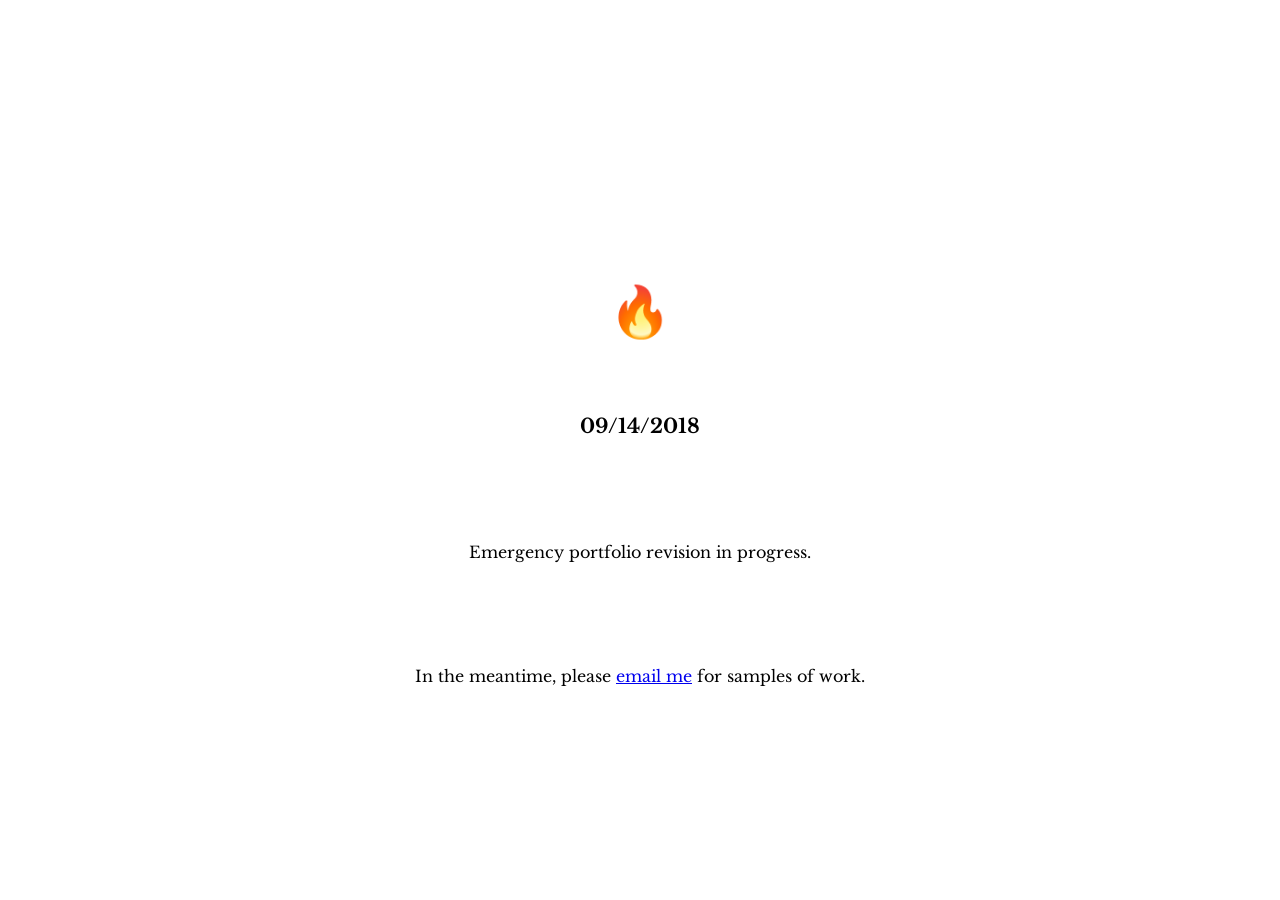
<file: _ARCHIVE/v1/index.html>
<!DOCTYPE html>

<html lang="en">

<head>
    <meta charset="utf-8">
    <meta name="viewport" content="width=device-width, initial-scale=1">
    <title>Tara Tarjoto | UX Designer</title>
    <link href="https://fonts.googleapis.com/css?family=Libre+Baskerville:400,700|Libre+Franklin:400,900" rel="stylesheet">
    <link rel="stylesheet" href="css/normalize.css">
    <link rel="stylesheet" href="css/style.css">
</head>

<body>
    <div class="centered">
        <p class="big_fire">🔥</p>
        <p class="heavy">09/14/2018</p>
        <p>Emergency portfolio revision in progress.</p>
        <p>In the meantime, please <a href="mailto:taratarjoto@gmail.com">email me</a> for samples of work.</p>
    </div>
</body>

</html>
</file>
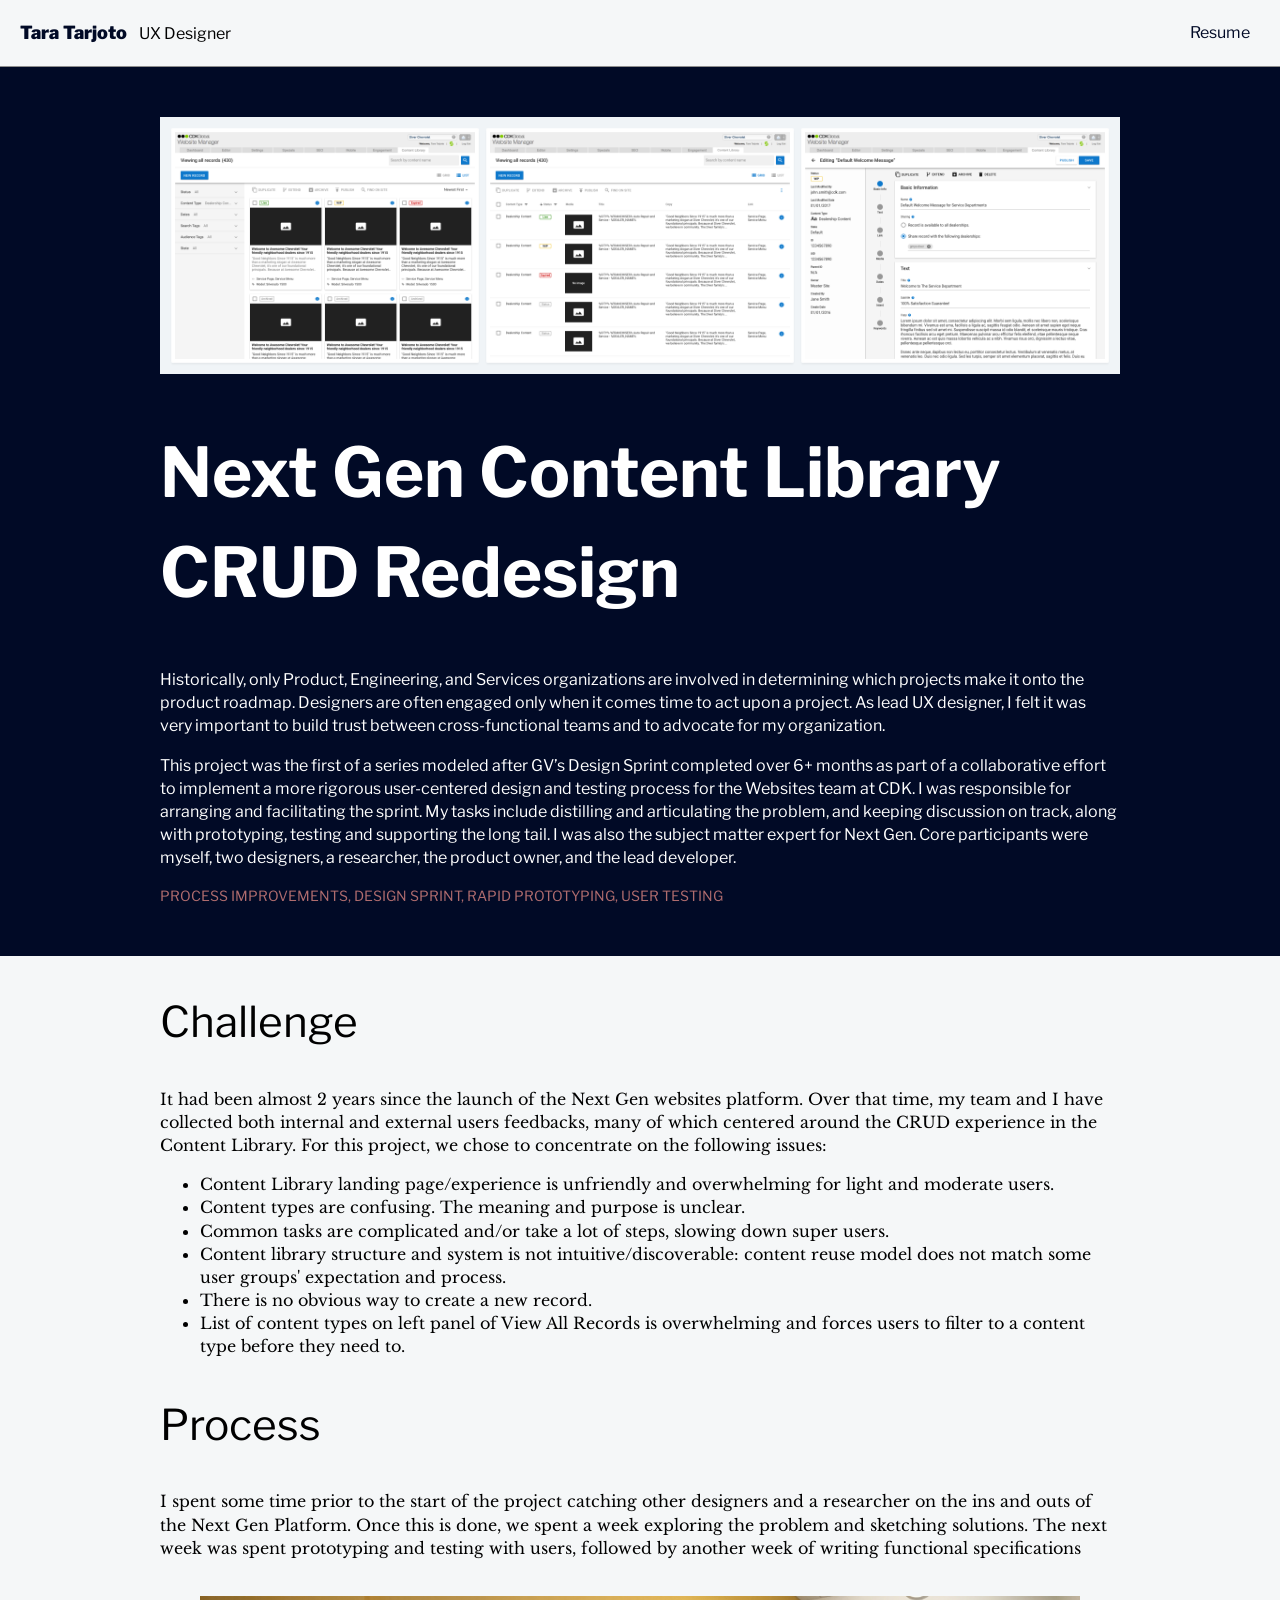
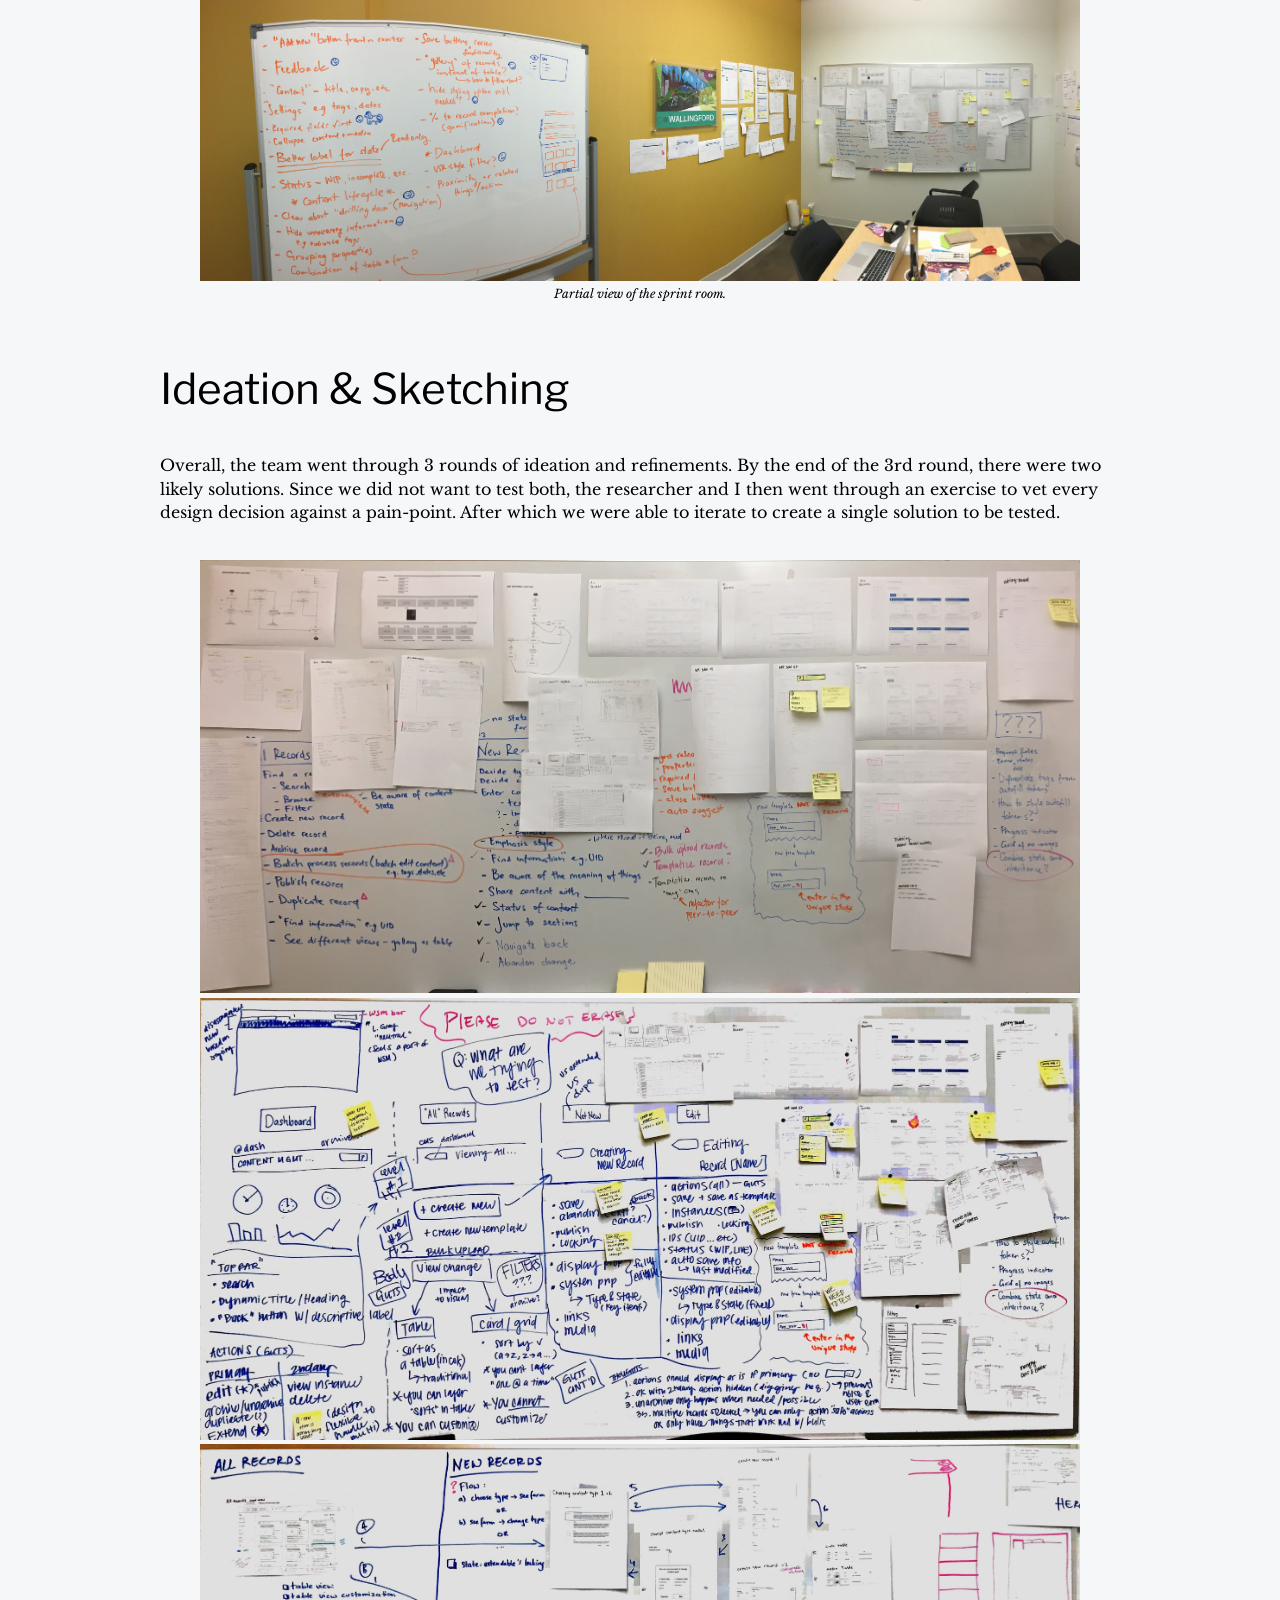
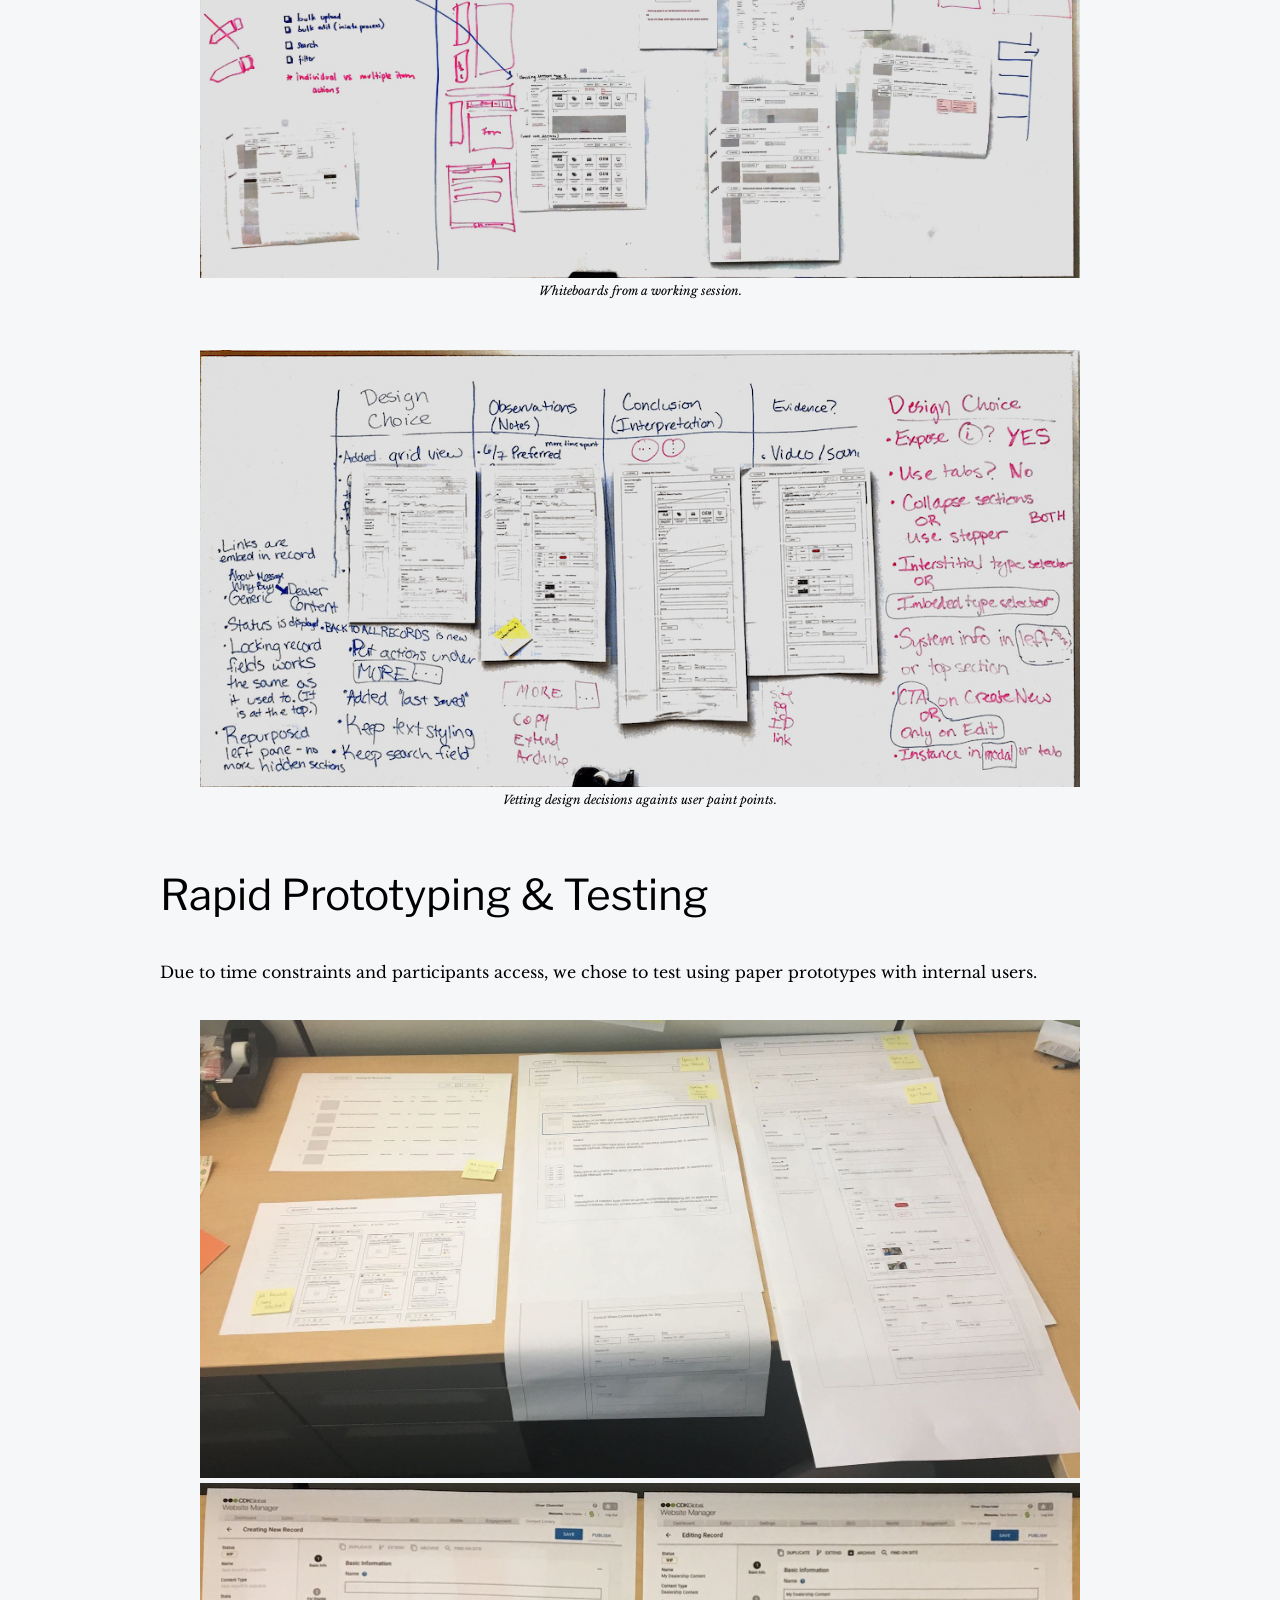
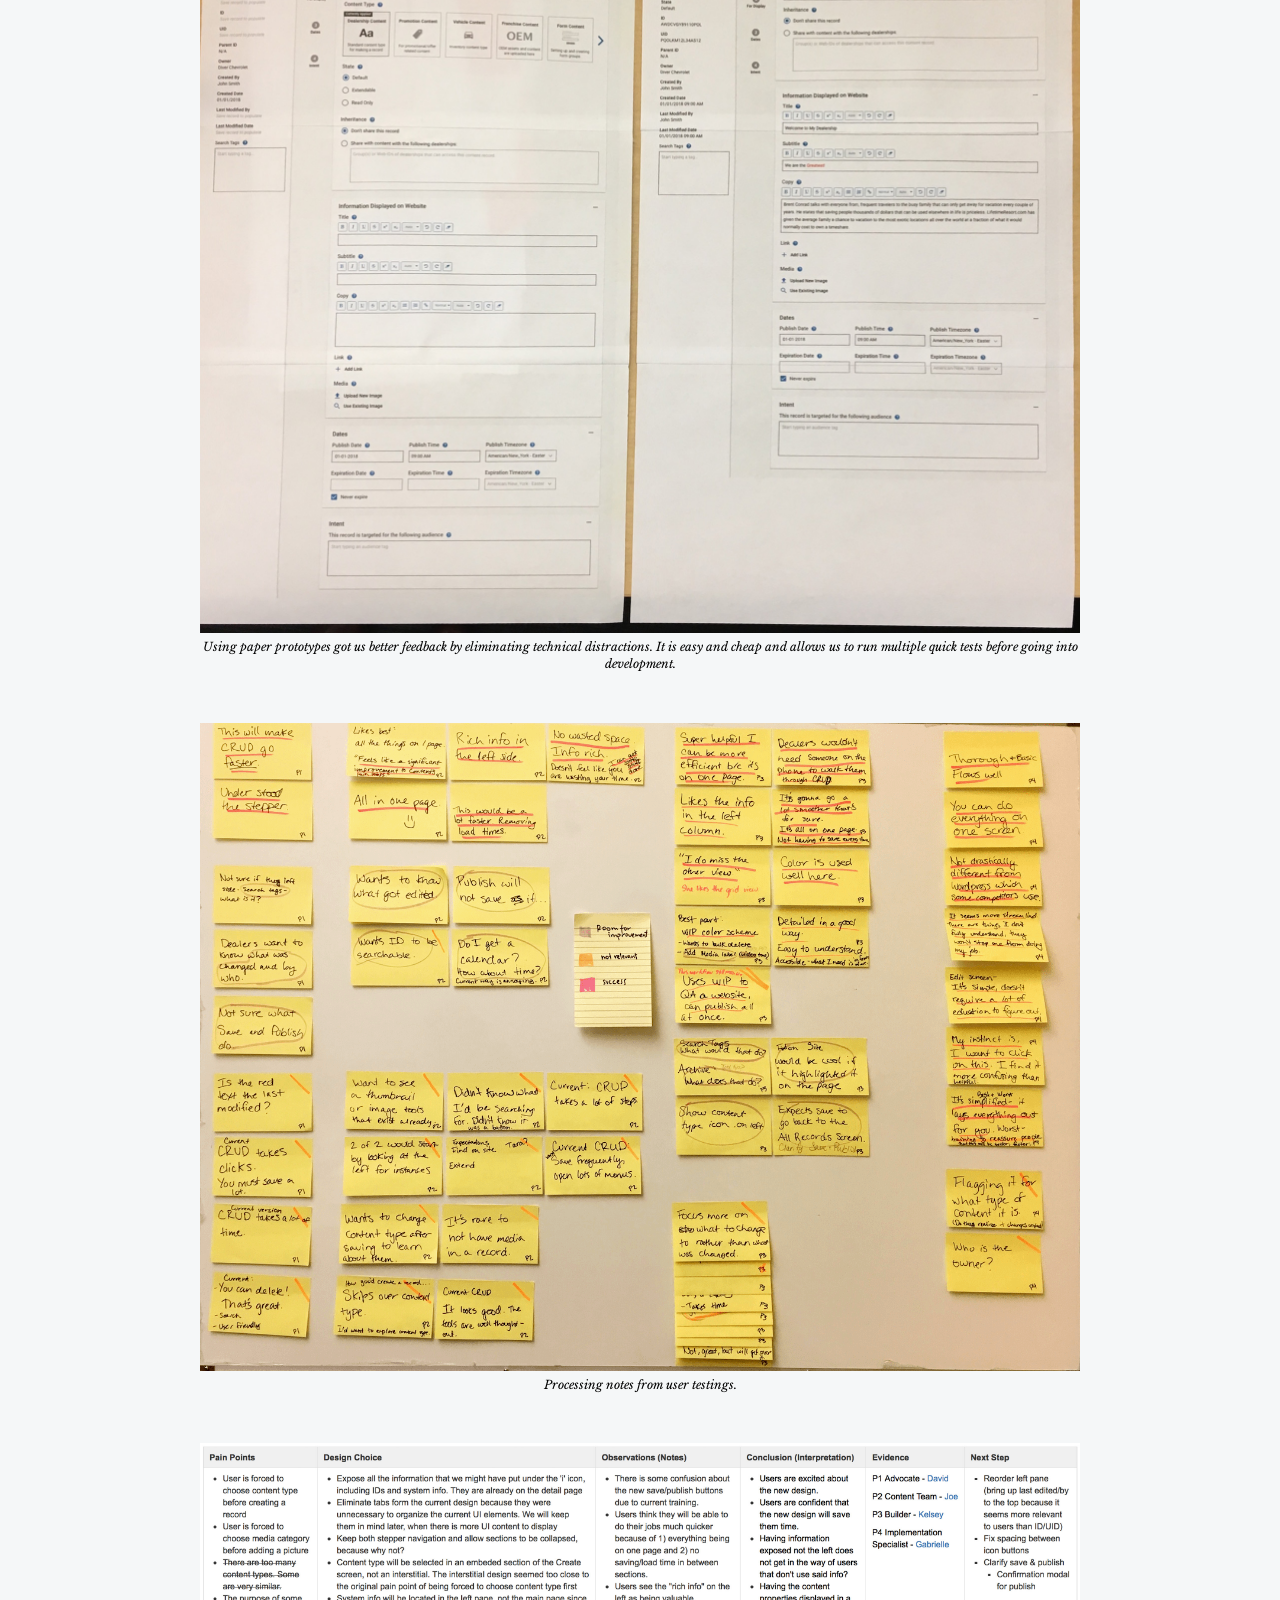
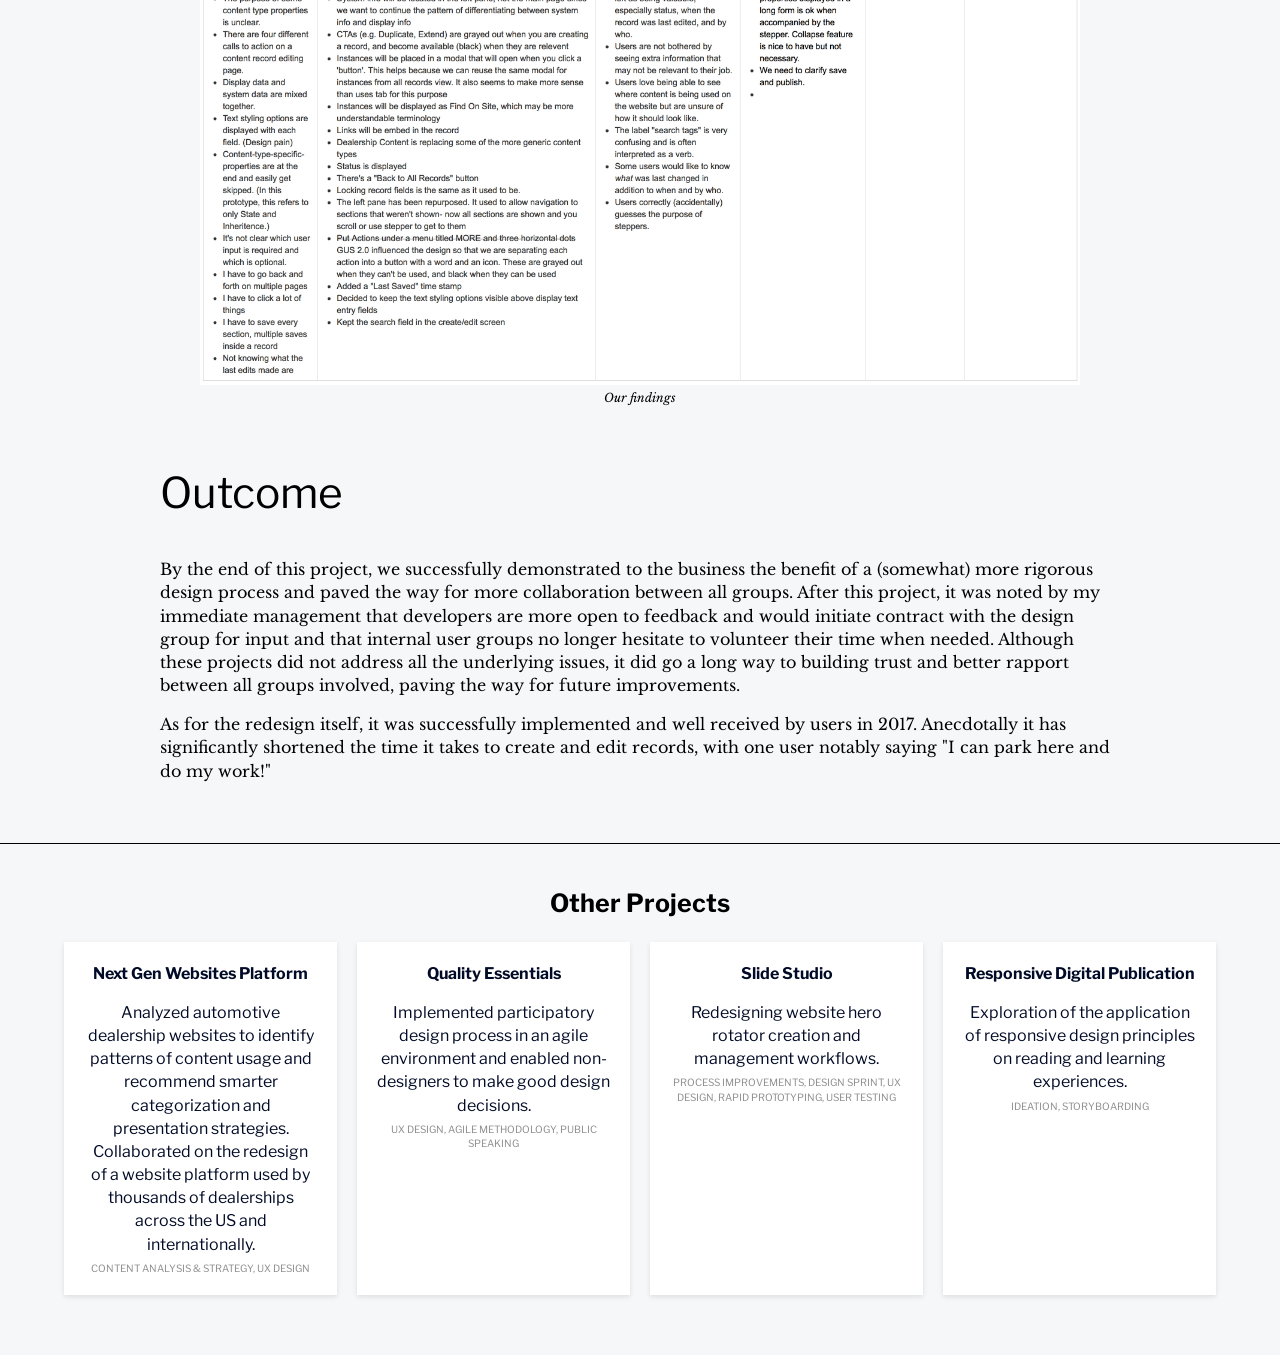
<file: crud.html>
<!DOCTYPE html>

<html lang="en">

<head>
    <meta charset="utf-8">
    <meta name="viewport" content="width=device-width, initial-scale=1">
    <title>Next Gen Content Library CRUD Redesign | Tara Tarjoto, UX Designer</title>
    <link href="https://fonts.googleapis.com/css?family=Libre+Baskerville:400,700|Libre+Franklin:400,900" rel="stylesheet">
    <link rel="stylesheet" href="css/normalize.css">
    <link rel="stylesheet" href="css/style.css">
</head>

<body>

    <header>
        <div>
            <a href="index.html" class="name">Tara Tarjoto</a>
            <span class="title">UX Designer</span>
        </div>
        <nav>
            <a class="nav" href="ttarjoto_resume.pdf" target="_blank">Resume</a>
        </nav>
    </header>

    <section class="intro">
        <div>
            <img src="images/crud/crud.jpg" />
            <h1>Next Gen Content Library CRUD Redesign</h1>
            <p>Historically, only Product, Engineering, and Services organizations are involved in determining which projects make it onto the product roadmap. Designers are often engaged only when it comes time to act upon a project. As lead UX designer, I felt it was very important to build trust between cross-functional teams and to advocate for my organization. </p>
            <p>This project was the first of a series modeled after GV’s Design Sprint completed over 6+ months as part of a collaborative effort to implement a more rigorous user-centered design and testing process for the Websites team at CDK. I was responsible for arranging and facilitating the sprint. My tasks include distilling and articulating the problem, and keeping discussion on track, along with prototyping, testing and supporting the long tail. I was also the subject matter expert for Next Gen. Core participants were myself, two designers, a researcher, the product owner, and the lead developer.</p>
            <p class="skills">Process Improvements, Design Sprint, Rapid Prototyping, User Testing</p>
        </div>

    </section>

    <section class="normal">
        <h2>Challenge</h2>
        <p>It had been almost 2 years since the launch of the Next Gen websites platform. Over that time, my team and I have collected both internal and external users feedbacks, many of which centered around the CRUD experience in the Content Library. For this project, we chose to concentrate on the following issues:</p>
        <ul>
            <li>Content Library landing page/experience is unfriendly and overwhelming for light and moderate users.</li>
            <li>Content types are confusing. The meaning and purpose is unclear.</li>
            <li>Common tasks are complicated and/or take a lot of steps, slowing down super users.</li>
            <li>Content library structure and system is not intuitive/discoverable: content reuse model does not match some user groups' expectation and process.</li>
            <li>There is no obvious way to create a new record.</li>
            <li>List of content types on left panel of View All Records is overwhelming and forces users to filter to a content type before they need to.</li>
        </ul>
    </section>

    <section class="normal">
        <h2>Process</h2>
        <p>I spent some time prior to the start of the project catching other designers and a researcher on the ins and outs of the Next Gen Platform. Once this is done, we spent a week exploring the problem and sketching solutions. The next week was spent prototyping and testing with users, followed by another week of writing functional specifications</p>
        <figure>
            <img src="images/crud/crud_room.jpg" />
            <figcaption>Partial view of the sprint room.</figcaption>
        </figure>
    </section>

    <section class="normal">
        <h2>Ideation &amp; Sketching</h2>
        <p>Overall, the team went through 3 rounds of ideation and refinements. By the end of the 3rd round, there were two likely solutions. Since we did not want to test both, the researcher and I then went through an exercise to vet every design decision against a pain-point. After which we were able to iterate to create a single solution to be tested. </p>
        <figure>
            <img src="images/crud/crud_working.jpg" />
            <img src="images/crud/crud_working2.JPG" />
            <img src="images/crud/crud_working3.JPG" />
            <figcaption>Whiteboards from a working session.</figcaption>
        </figure>
        <figure>
            <img src="images/crud/crud_decision.jpg" />
            <figcaption>Vetting design decisions againts user paint points.</figcaption>
        </figure>
    </section>

    <section class="normal">
        <h2>Rapid Prototyping &amp; Testing</h2>
        <p>Due to time constraints and participants access, we chose to test using paper prototypes with internal users.</p>

        <figure>
            <img src="images/crud/crud_paper1.jpg" />
            <img src="images/crud/crud_paper2.jpg" />
            <figcaption>Using paper prototypes got us better feedback by eliminating technical distractions. It is easy and cheap and allows us to run multiple quick tests before going into development.</figcaption>
        </figure>

        <figure>
            <img src="images/crud/crud_findings.png" />
            <figcaption>Processing notes from user testings.</figcaption>
        </figure>
        <figure>
            <img src="images/crud/crud_notes2.jpg" />
            <figcaption>Our findings</figcaption>
        </figure>
    </section>

    <section class="normal">
        <h2>Outcome</h2>
        <p>By the end of this project, we successfully demonstrated to the business the benefit of a (somewhat) more rigorous design process and paved the way for more collaboration between all groups. After this project, it was noted by my immediate management that developers are more open to feedback and would initiate contract with the design group for input and that internal user groups no longer hesitate to volunteer their time when needed. Although these projects did not address all the underlying issues, it did go a long way to building trust and better rapport between all groups involved, paving the way for future improvements.</p>

        <p>As for the redesign itself, it was successfully implemented and well received by users in 2017. Anecdotally it has significantly shortened the time it takes to create and edit records, with one user notably saying "I can park here and do my work!"</p>

    </section>


    <div class="morestuff">
        <h2>Other Projects</h2>
        <section class="projects">
            <div class="project">
                <a class="" href="ng.html">
                    <div class="thumb"></div>
                    <div class="info">
                        <span class="title">Next Gen Websites Platform</p>
                <span class="description">Analyzed automotive dealership websites to identify patterns of content usage and recommend smarter categorization and presentation strategies. Collaborated on the redesign of a website platform used by thousands of dealerships across the US and internationally.</span>
                        <span class="skills">Content Analysis &amp; Strategy, UX Design</span>
                    </div>
                </a>
            </div>
            <div class="project">
                <a class="" href="qe.html">
                    <div class="thumb"></div>
                    <div class="info">
                        <span class="title">Quality Essentials</p>
                <span class="description">Implemented participatory design process in an agile environment and enabled non-designers to make good design decisions.</span>
                        <span class="skills">UX Design, Agile Methodology, Public Speaking</span>
                    </div>
                </a>
            </div>
            <div class="project">
                <a class="" href="slidestudio.html">
                    <div class="thumb"></div>
                    <div class="info">
                        <span class="title">Slide Studio</p>
                <span class="description">Redesigning website hero rotator creation and management workflows. </span>
                        <span class="skills">Process Improvements, Design Sprint, UX Design, Rapid Prototyping, User Testing</span>
                    </div>
                </a>
            </div>
            <div class="project">
                <a class="" href="pub.html">
                    <div class="thumb"></div>
                    <div class="info">
                        <span class="title">Responsive Digital Publication</p>
                <span class="description">Exploration of the application of responsive design principles on reading and learning experiences.</span>
                        <span class="skills">Ideation, Storyboarding</span>
                    </div>
                </a>
            </div>
        </section>
    </div>
</body>

</html>
</file>
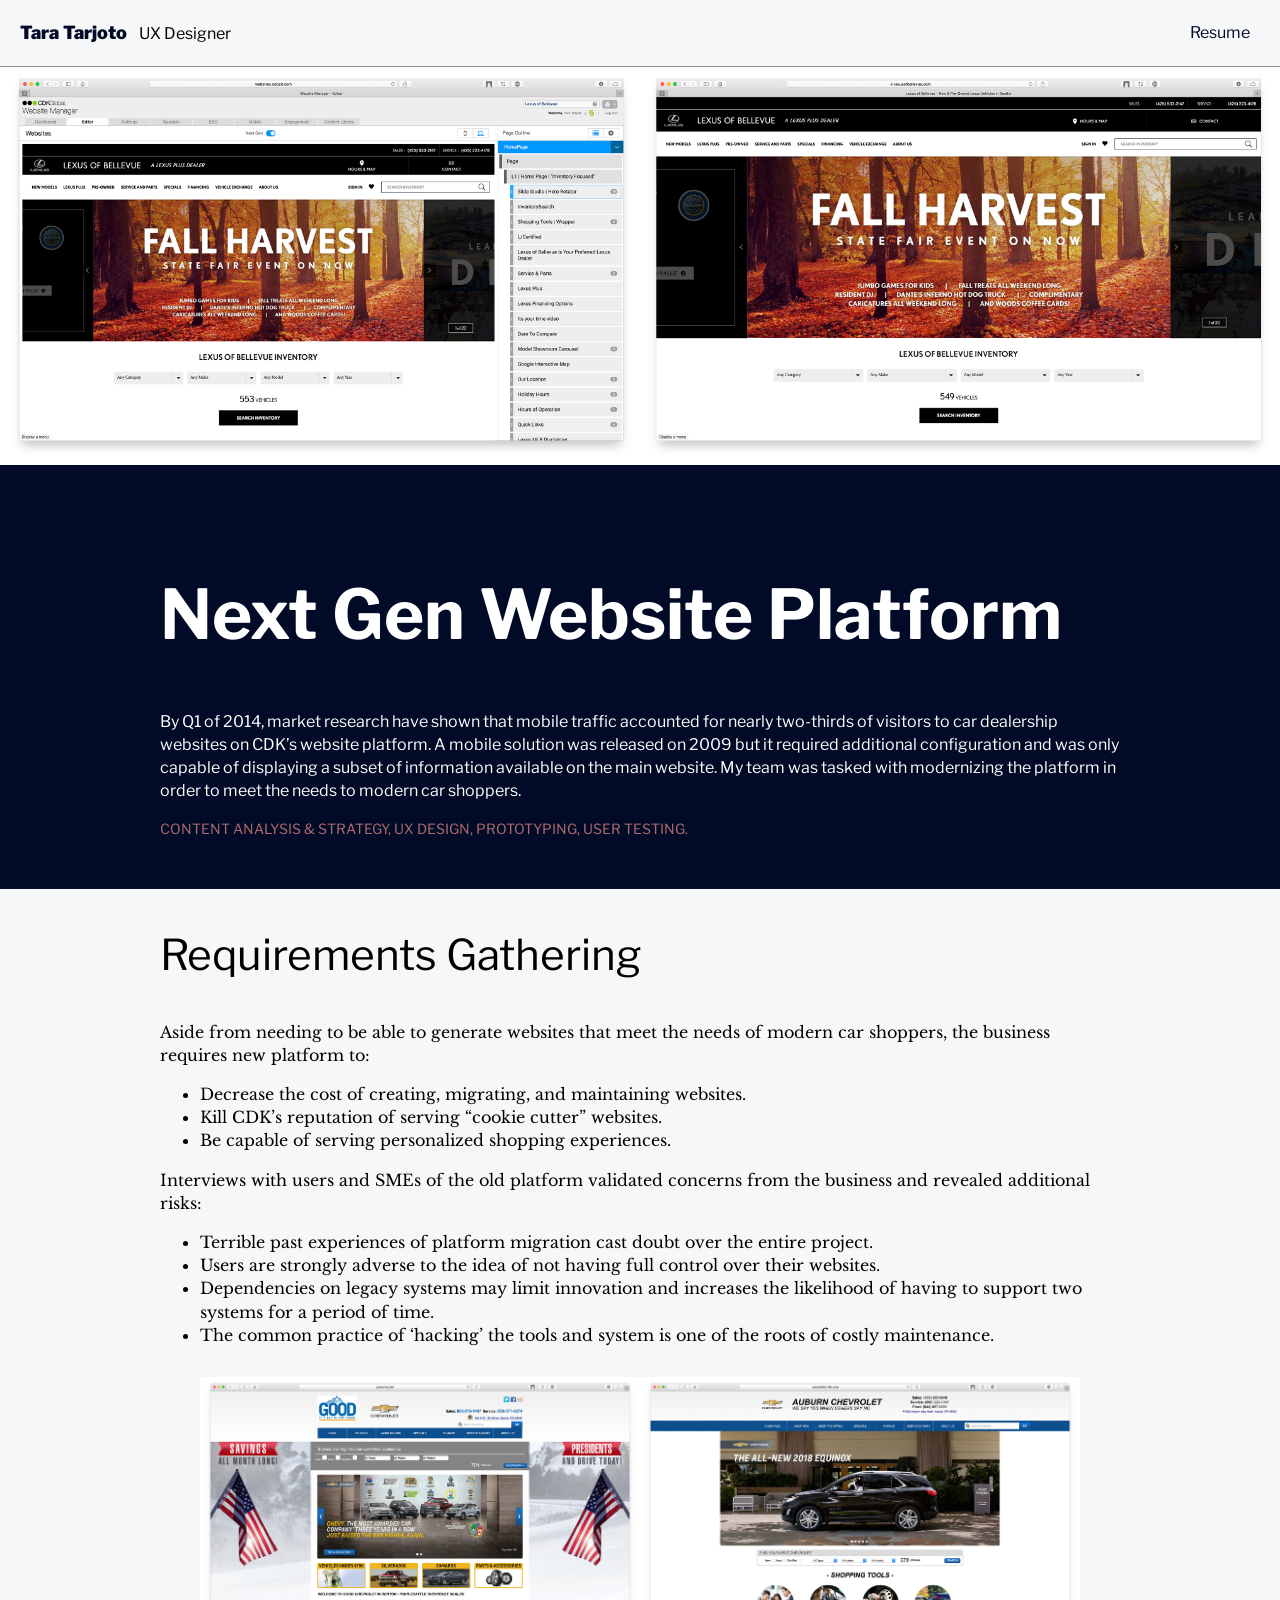
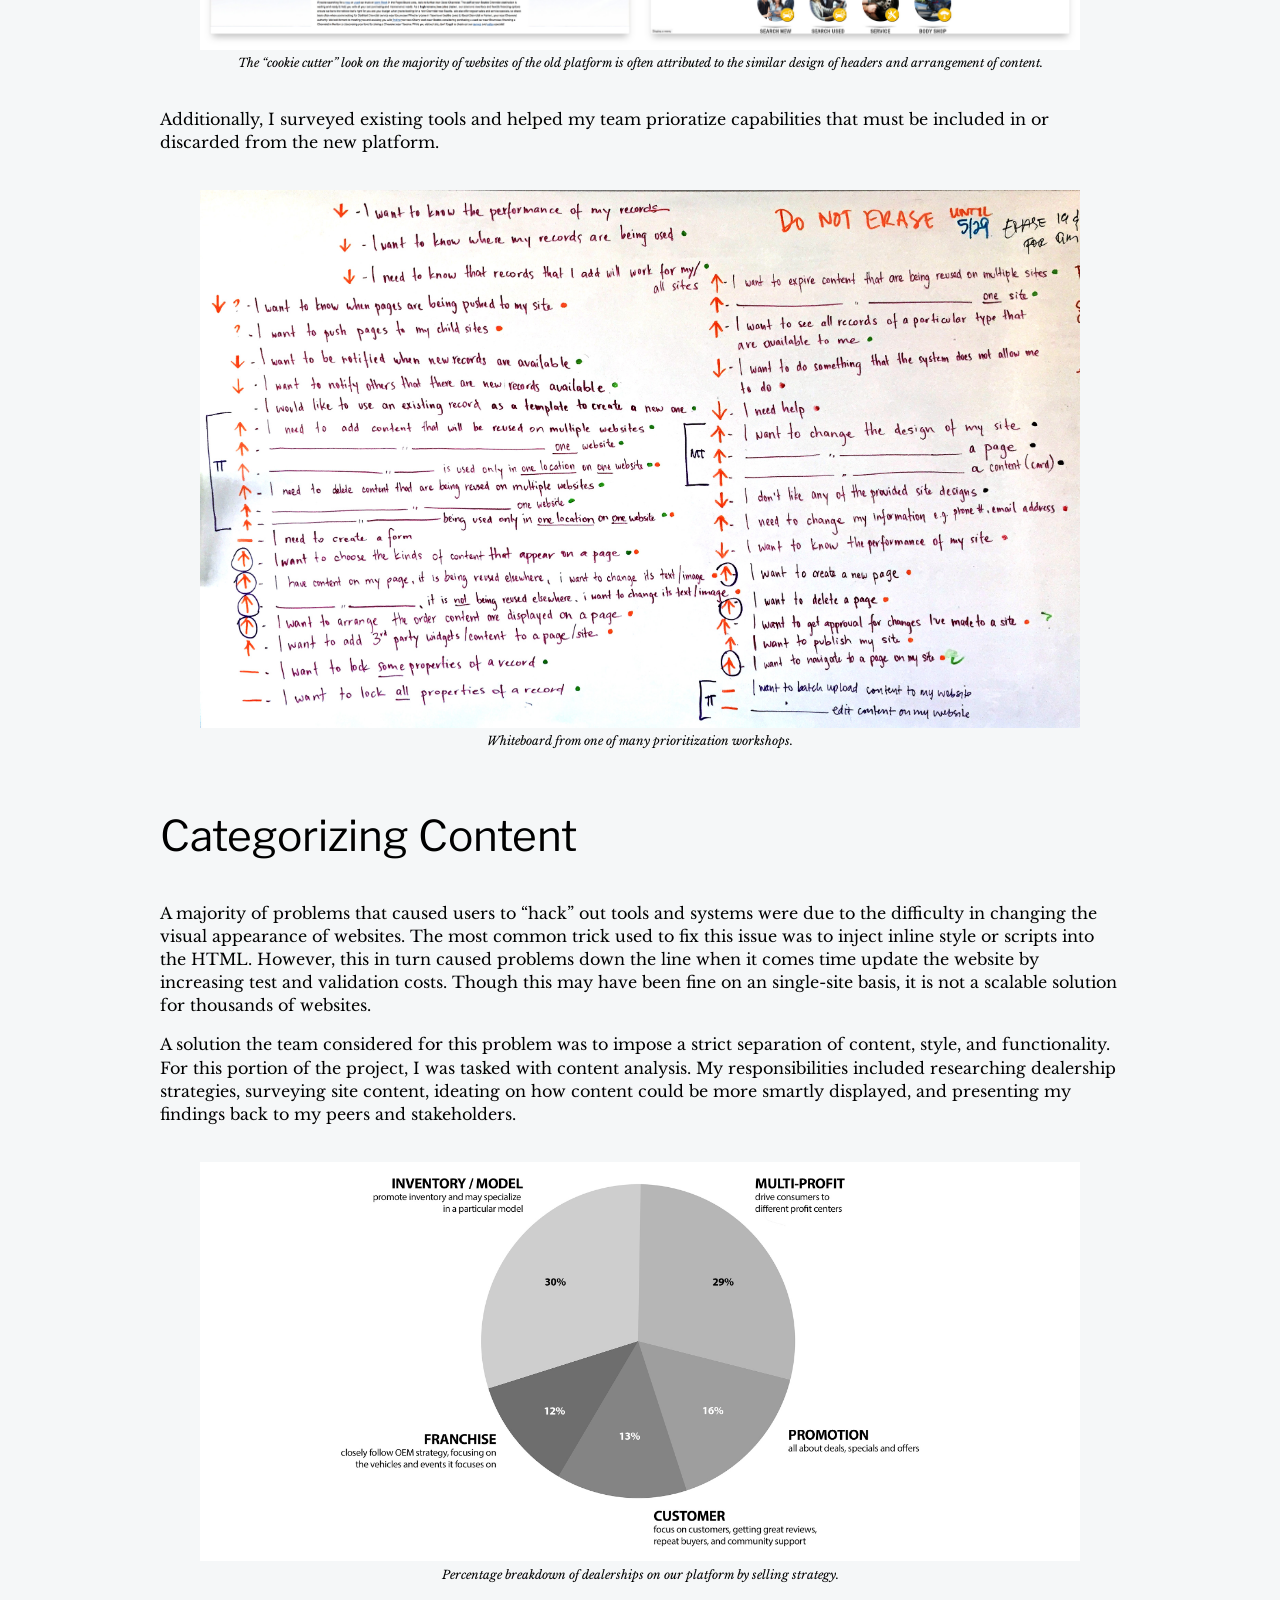
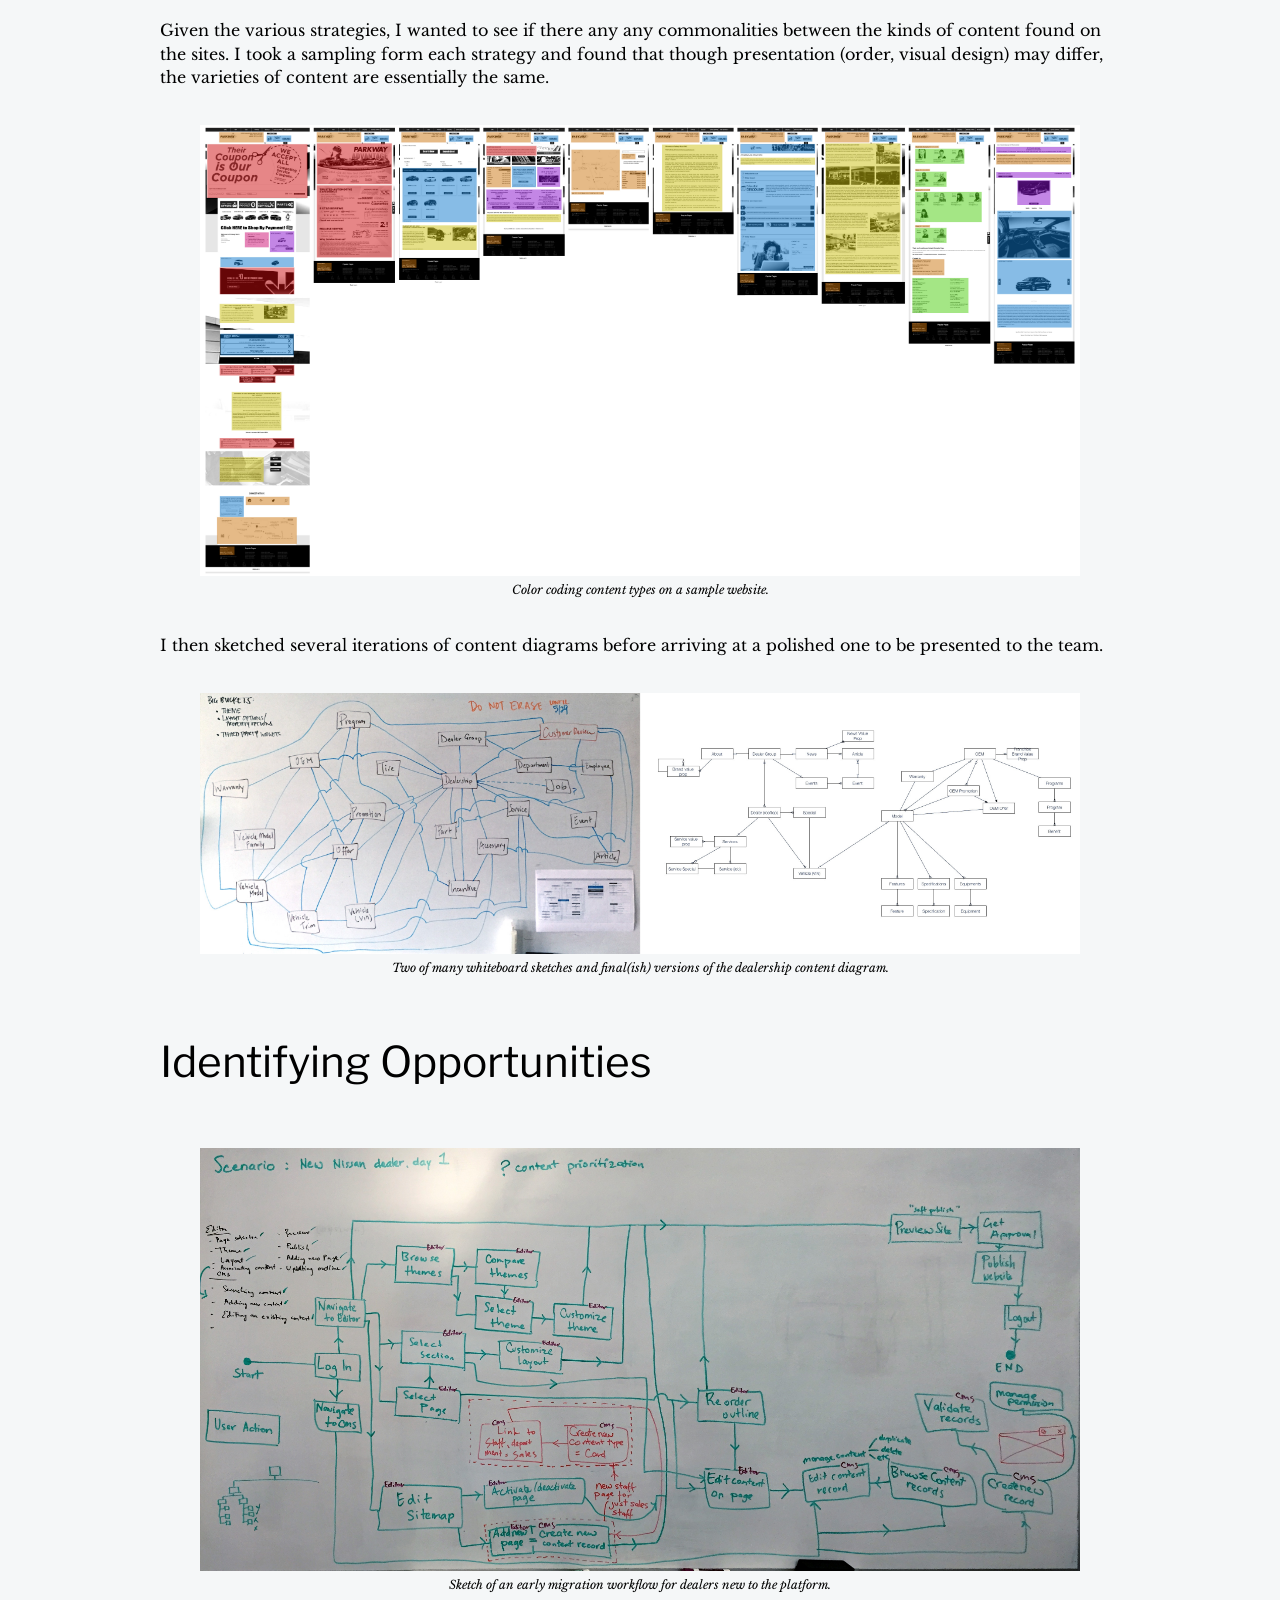
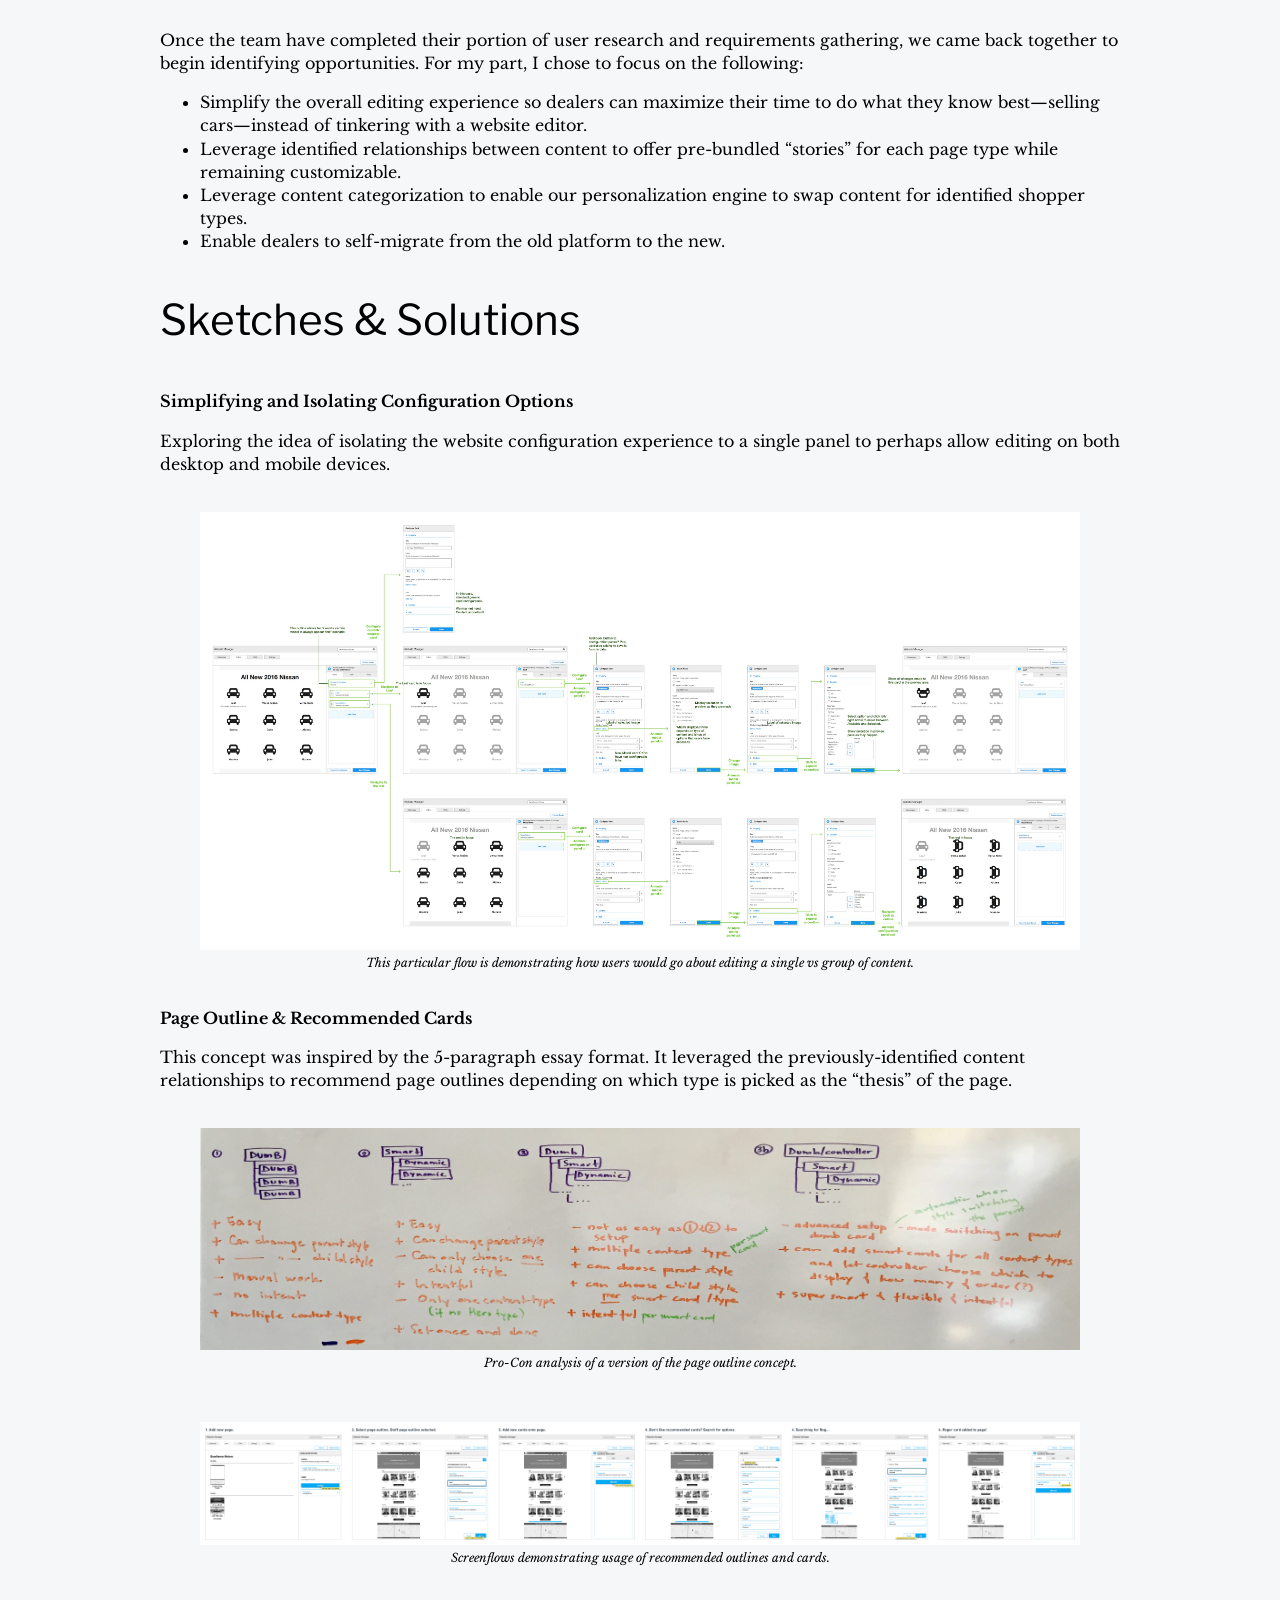
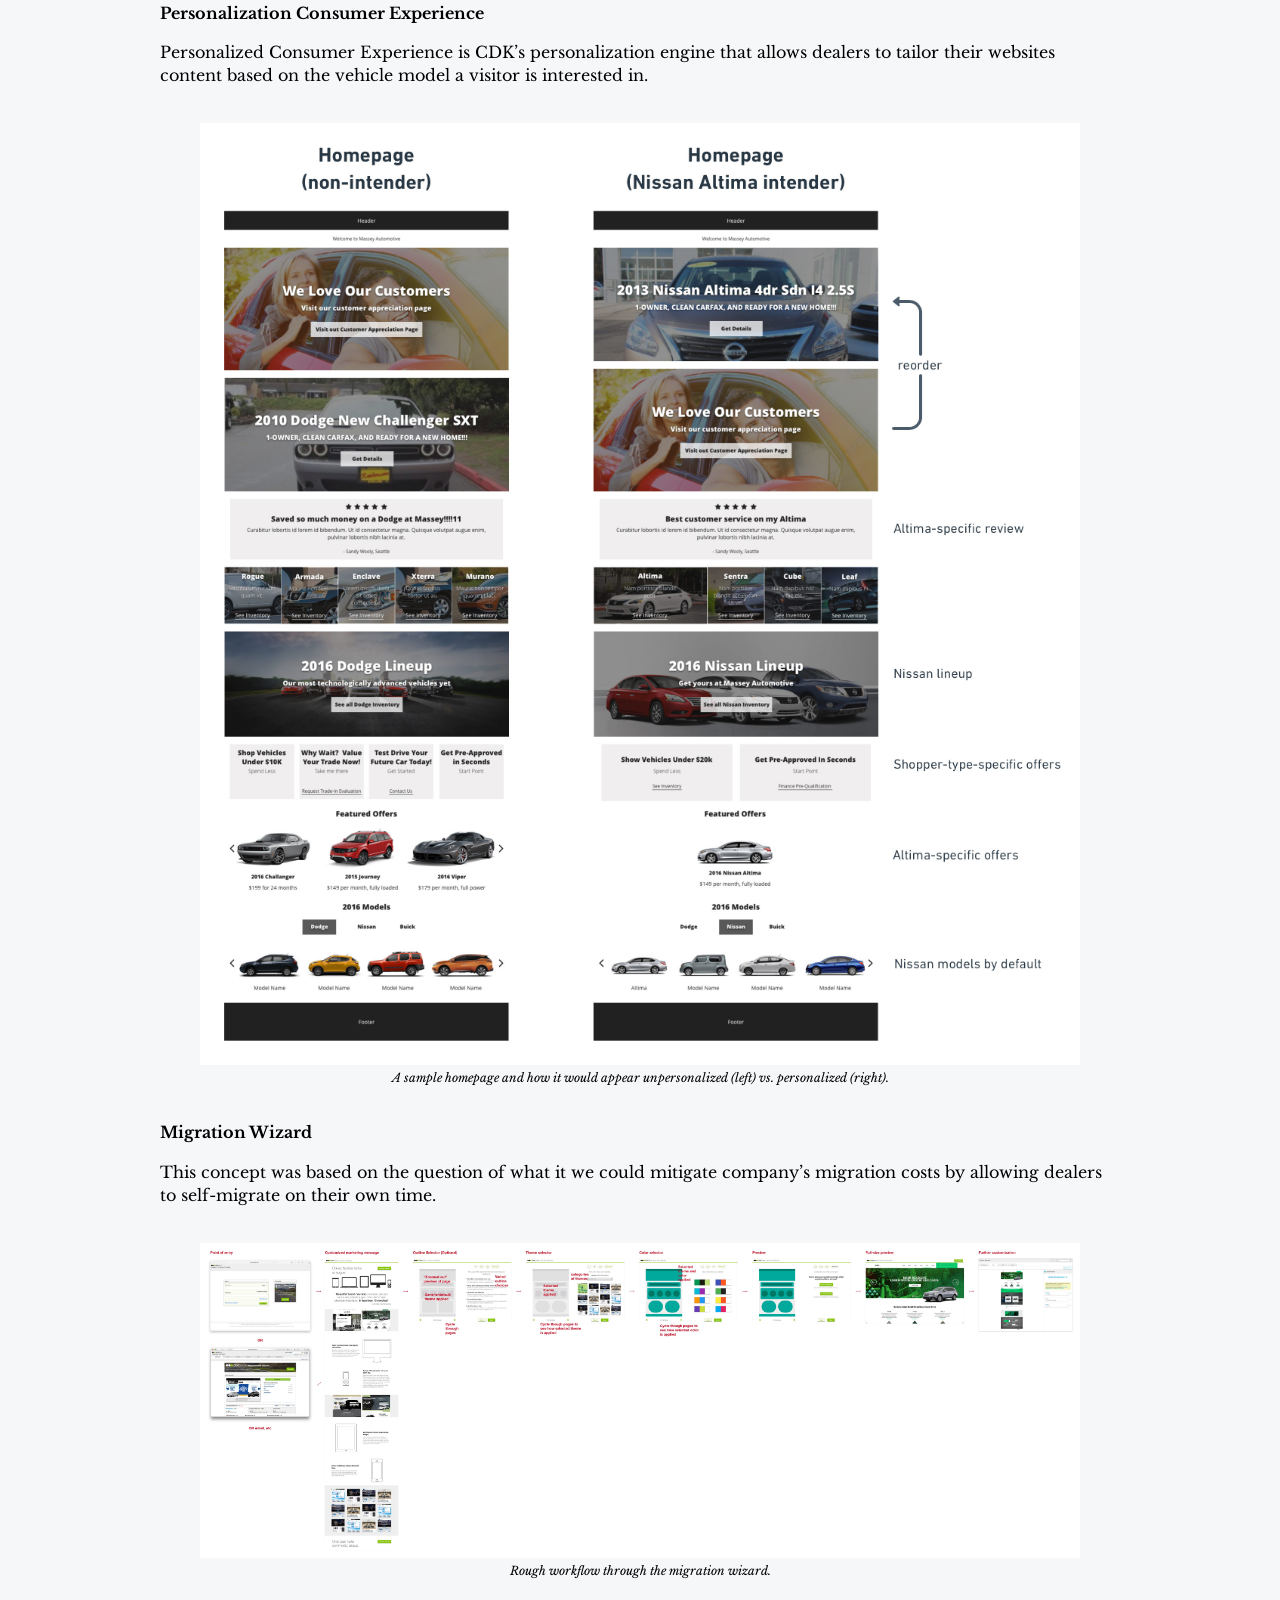
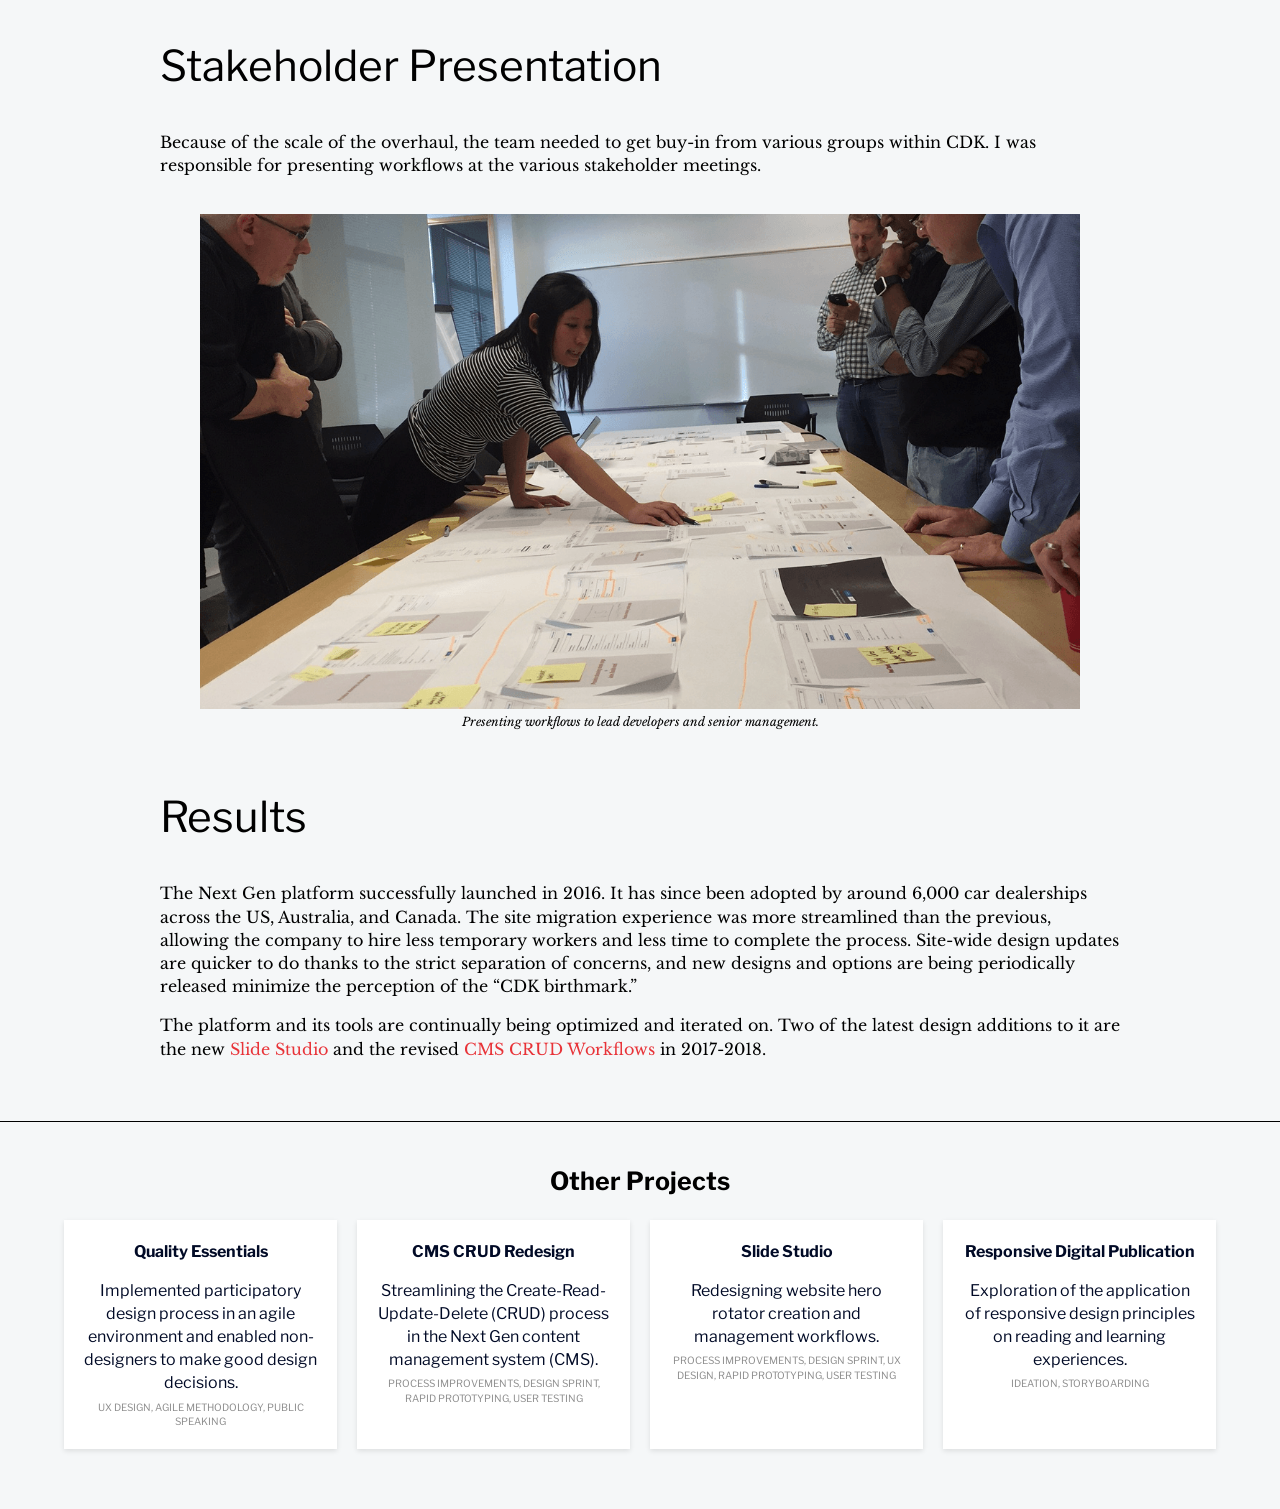
<file: ng.html>
<!DOCTYPE html>

<html lang="en">

<head>
    <meta charset="utf-8">
    <meta name="viewport" content="width=device-width, initial-scale=1">
    <title>Next Gen Website Platform | Tara Tarjoto, UX Designer</title>
    <link href="https://fonts.googleapis.com/css?family=Libre+Baskerville:400,700|Libre+Franklin:400,900" rel="stylesheet">
    <link rel="stylesheet" href="css/normalize.css">
    <link rel="stylesheet" href="css/style.css">
</head>

<body>

    <header>
        <div>
            <a href="index.html" class="name">Tara Tarjoto</a>
            <span class="title">UX Designer</span>
        </div>
        <nav>
            <a class="nav" href="ttarjoto_resume.pdf" target="_blank">Resume</a>
        </nav>
    </header>

    <section class="intro">
        <img src="images/ng/ng.jpg" />
        <div>
            <h1>Next Gen Website Platform</h1>
            <p>By Q1 of 2014, market research have shown that mobile traffic accounted for nearly two-thirds of visitors to car dealership websites on CDK’s website platform. A mobile solution was released on 2009 but it required additional configuration and was only capable of displaying a subset of information available on the main website. My team was tasked with modernizing the platform in order to meet the needs to modern car shoppers.</p>
            <p class="skills">Content Analysis &amp; Strategy, UX Design, Prototyping, User Testing.</p>
        </div>

    </section>

    <section class="normal">
        <h2>Requirements Gathering</h2>
        <p>Aside from needing to be able to generate websites that meet the needs of modern car shoppers, the business requires new platform to:</p>
        <ul>
            <li>Decrease the cost of creating, migrating, and maintaining websites.</li>
            <li>Kill CDK’s reputation of serving “cookie cutter” websites.</li>
            <li>Be capable of serving personalized shopping experiences.</li>
        </ul>

        <p>Interviews with users and SMEs of the old platform validated concerns from the business and revealed additional risks:</p>
        <ul>
            <li>Terrible past experiences of platform migration cast doubt over the entire project.</li>
            <li>Users are strongly adverse to the idea of not having full control over their websites.</li>
            <li>Dependencies on legacy systems may limit innovation and increases the likelihood of having to support two systems for a period of time.</li>
            <li>The common practice of ‘hacking’ the tools and system is one of the roots of costly maintenance.</li>
        </ul>

        <figure>
            <img src="images/ng/ng_sample.jpg" />
            <figcaption>The “cookie cutter” look on the majority of websites of the old platform is often attributed to the similar design of headers and arrangement of content.</figcaption>
        </figure>

        <p>Additionally, I surveyed existing tools and helped my team prioratize capabilities that must be included in or discarded from the new platform. </p>

        <figure>
            <img src="images/ng/ng_featureparity.jpg" />
            <figcaption>Whiteboard from one of many prioritization workshops.</figcaption>
        </figure>
    </section>

    <section class="normal">
        <h2>Categorizing Content</h2>
        <p>A majority of problems that caused users to “hack” out tools and systems were due to the difficulty in changing the visual appearance of websites. The most common trick used to fix this issue was to inject inline style or scripts into the HTML. However, this in turn caused problems down the line when it comes time update the website by increasing test and validation costs. Though this may have been fine on an single-site basis, it is not a scalable solution for thousands of websites. </p>
        <p>A solution the team considered for this problem was to impose a strict separation of content, style, and functionality. For this portion of the project, I was tasked with content analysis. My responsibilities included researching dealership strategies, surveying site content, ideating on how content could be more smartly displayed, and presenting my findings back to my peers and stakeholders. </p>

        <figure>
            <img src="images/ng/ng_segments.jpg" />
            <figcaption>Percentage breakdown of dealerships on our platform by selling strategy.</figcaption>
        </figure>

        <p>Given the various strategies, I wanted to see if there any any commonalities between the kinds of content found on the sites. I took a sampling form each strategy and found that though presentation (order, visual design) may differ, the varieties of content are essentially the same.</p>

        <figure>
            <img src="images/ng/ng_comp.jpg" />
            <figcaption>Color coding content types on a sample website.</figcaption>
        </figure>

        <p>I then sketched several iterations of content diagrams before arriving at a polished one to be presented to the team.</p>

        <figure>
            <img src="images/ng/ng_diagram.jpg" />
            <figcaption>Two of many whiteboard sketches and final(ish) versions of the dealership content diagram.</figcaption>
        </figure>

    </section>


    <section class="normal">
        <h2>Identifying Opportunities</h2>
        <figure>
            <img src="images/ng/ng_workflow.jpg" />
            <figcaption>Sketch of an early migration workflow for dealers new to the platform.</figcaption>
        </figure>

        <p>Once the team have completed their portion of user research and requirements gathering, we came back together to begin identifying opportunities. For my part, I chose to focus on the following:</p>
        <ul>
            <li>Simplify the overall editing experience so dealers can maximize their time to do what they know best—selling cars—instead of tinkering with a website editor. </li>
            <li>Leverage identified relationships between content to offer pre-bundled “stories” for each page type while remaining customizable. </li>
            <li>Leverage content categorization to enable our personalization engine to swap content for identified shopper types.</li>
            <li>Enable dealers to self-migrate from the old platform to the new.</li>
        </ul>
    </section>

    <section class="normal">
        <h2>Sketches &amp; Solutions</h2>
        <span class="bold">Simplifying and Isolating Configuration Options</span>
        <p>Exploring the idea of isolating the website configuration experience to a single panel to perhaps allow editing on both desktop and mobile devices. </p>
        <figure>
            <img src="images/ng/ng_card-config.jpg" />
            <figcaption>This particular flow is demonstrating how users would go about editing a single vs group of content.</figcaption>
        </figure>

        <span class="bold">Page Outline &amp; Recommended Cards</span>
        <p>This concept was inspired by the 5-paragraph essay format. It leveraged the previously-identified content relationships to recommend page outlines depending on which type is picked as the “thesis” of the page. </p>
        <figure>
            <img src="images/ng/ng_outline-procon.jpg" />
            <figcaption>Pro-Con analysis of a version of the page outline concept.</figcaption>
        </figure>
        <figure>
            <img src="images/ng/ng_recommended.jpg" />
            <figcaption>Screenflows demonstrating usage of recommended outlines and cards.</figcaption>
        </figure>

        <span class="bold">Personalization Consumer Experience</span>
        <p>Personalized Consumer Experience is CDK’s personalization engine that allows dealers to tailor their websites content based on the vehicle model a visitor is interested in.</p>
        <figure>
            <img src="images/ng/ng_personalization.jpg" />
            <figcaption>A sample homepage and how it would appear unpersonalized (left) vs. personalized (right).</figcaption>
        </figure>

        <span class="bold">Migration Wizard</span>
        <p>This concept was based on the question of what it we could mitigate company’s migration costs by allowing dealers to self-migrate on their own time.</p>
        <figure>
            <img src="images/ng/ng_gandalf.jpg" />
            <figcaption>Rough workflow through the migration wizard.</figcaption>
        </figure>
    </section>

    <section class="normal">
        <h2>Stakeholder Presentation</h2>
        <p>Because of the scale of the overhaul, the team needed to get buy-in from various groups within CDK. I was responsible for presenting workflows at the various stakeholder meetings. </p>
        <figure>
            <img src="images/ng/ng-pitch.png" />
            <figcaption>Presenting workflows to lead developers and senior management.</figcaption>
        </figure>
    </section>

    <section class="normal">
        <h2>Results</h2>
        <p>The Next Gen platform successfully launched in 2016. It has since been adopted by around 6,000 car dealerships across the US, Australia, and Canada. The site migration experience was more streamlined than the previous, allowing the company to hire less temporary workers and less time to complete the process. Site-wide design updates are quicker to do thanks to the strict separation of concerns, and new designs and options are being periodically released minimize the perception of the “CDK birthmark.”</p>
        <p>The platform and its tools are continually being optimized and iterated on. Two of the latest design additions to it are the new <a href="slidestudio.html">Slide Studio</a> and the revised <a href="crud.html">CMS CRUD Workflows</a> in 2017-2018.</p>
    </section>

    <div class="morestuff">
        <h2>Other Projects</h2>
        <section class="projects">
            <div class="project">
                <a class="" href="qe.html">
                    <div class="thumb"></div>
                    <div class="info">
                        <span class="title">Quality Essentials</p>
                <span class="description">Implemented participatory design process in an agile environment and enabled non-designers to make good design decisions.</span>
                        <span class="skills">UX Design, Agile Methodology, Public Speaking</span>
                    </div>
                </a>
            </div>
            <div class="project">
                <a class="" href="crud.html">
                    <div class="thumb"></div>
                    <div class="info">
                        <span class="title">CMS CRUD Redesign</p>
                <span class="description">Streamlining the Create-Read-Update-Delete (CRUD) process in the Next Gen content management system (CMS).</span>
                        <span class="skills"> Process Improvements, Design Sprint, Rapid Prototyping, User Testing</span>
                    </div>
                </a>
            </div>
            <div class="project">
                <a class="" href="slidestudio.html">
                    <div class="thumb"></div>
                    <div class="info">
                        <span class="title">Slide Studio</p>
                <span class="description">Redesigning website hero rotator creation and management workflows. </span>
                        <span class="skills">Process Improvements, Design Sprint, UX Design, Rapid Prototyping, User Testing</span>
                    </div>
                </a>
            </div>
            <div class="project">
                <a class="" href="pub.html">
                    <div class="thumb"></div>
                    <div class="info">
                        <span class="title">Responsive Digital Publication</p>
                <span class="description">Exploration of the application of responsive design principles on reading and learning experiences.</span>
                        <span class="skills">Ideation, Storyboarding</span>
                    </div>
                </a>
            </div>
        </section>
    </div>

</body>

</html>
</file>
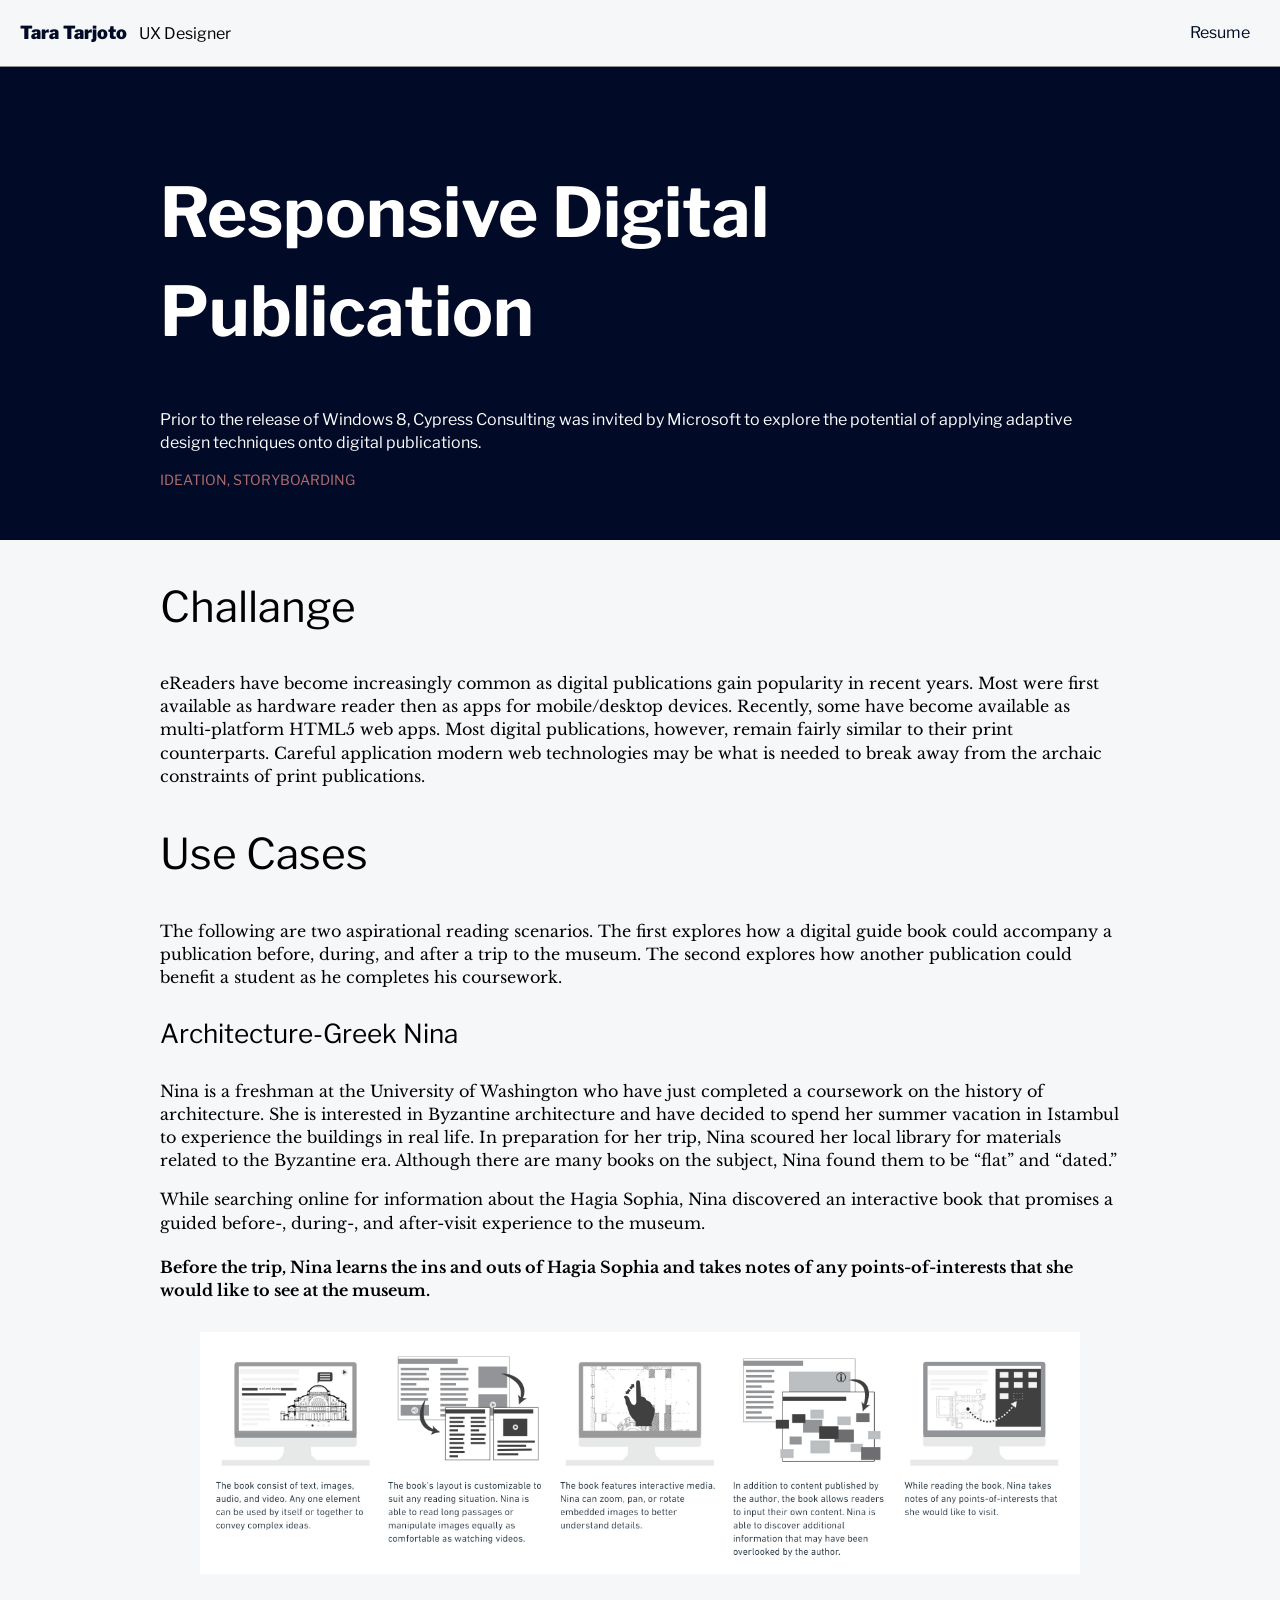
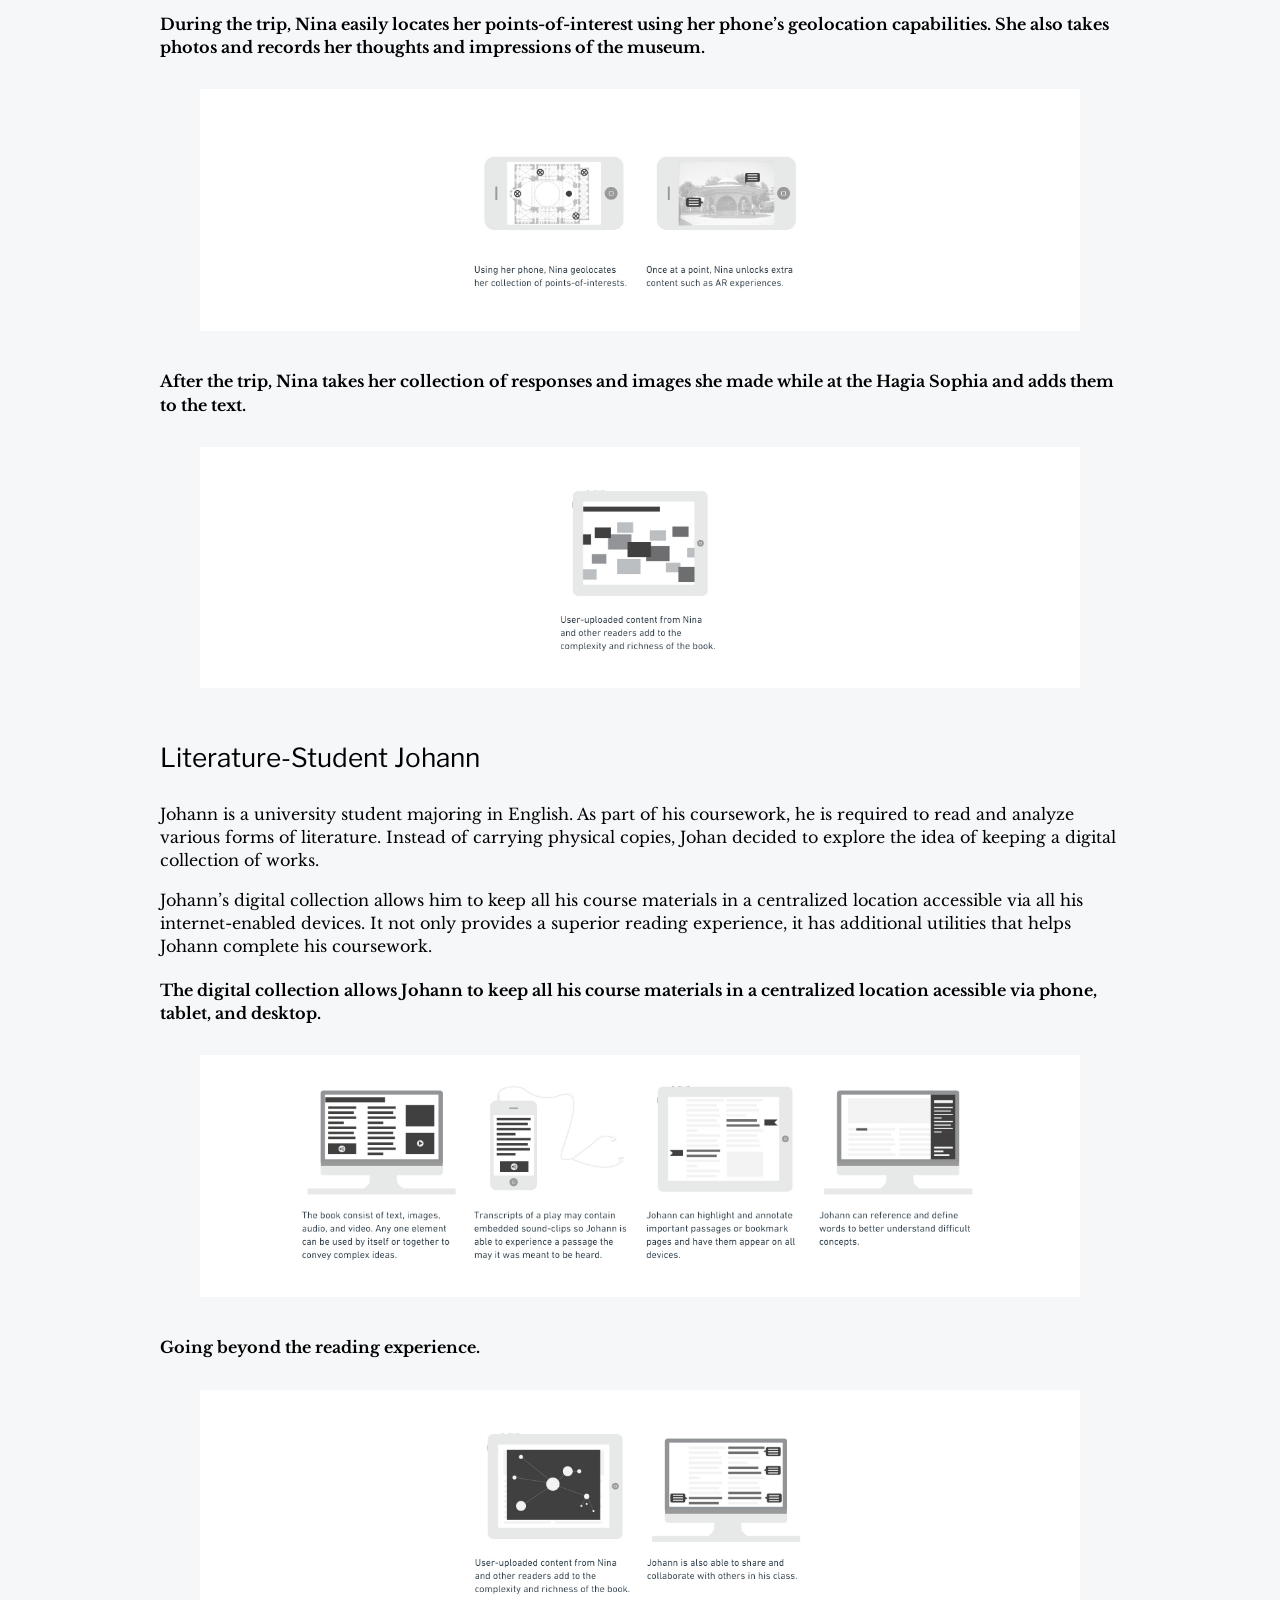
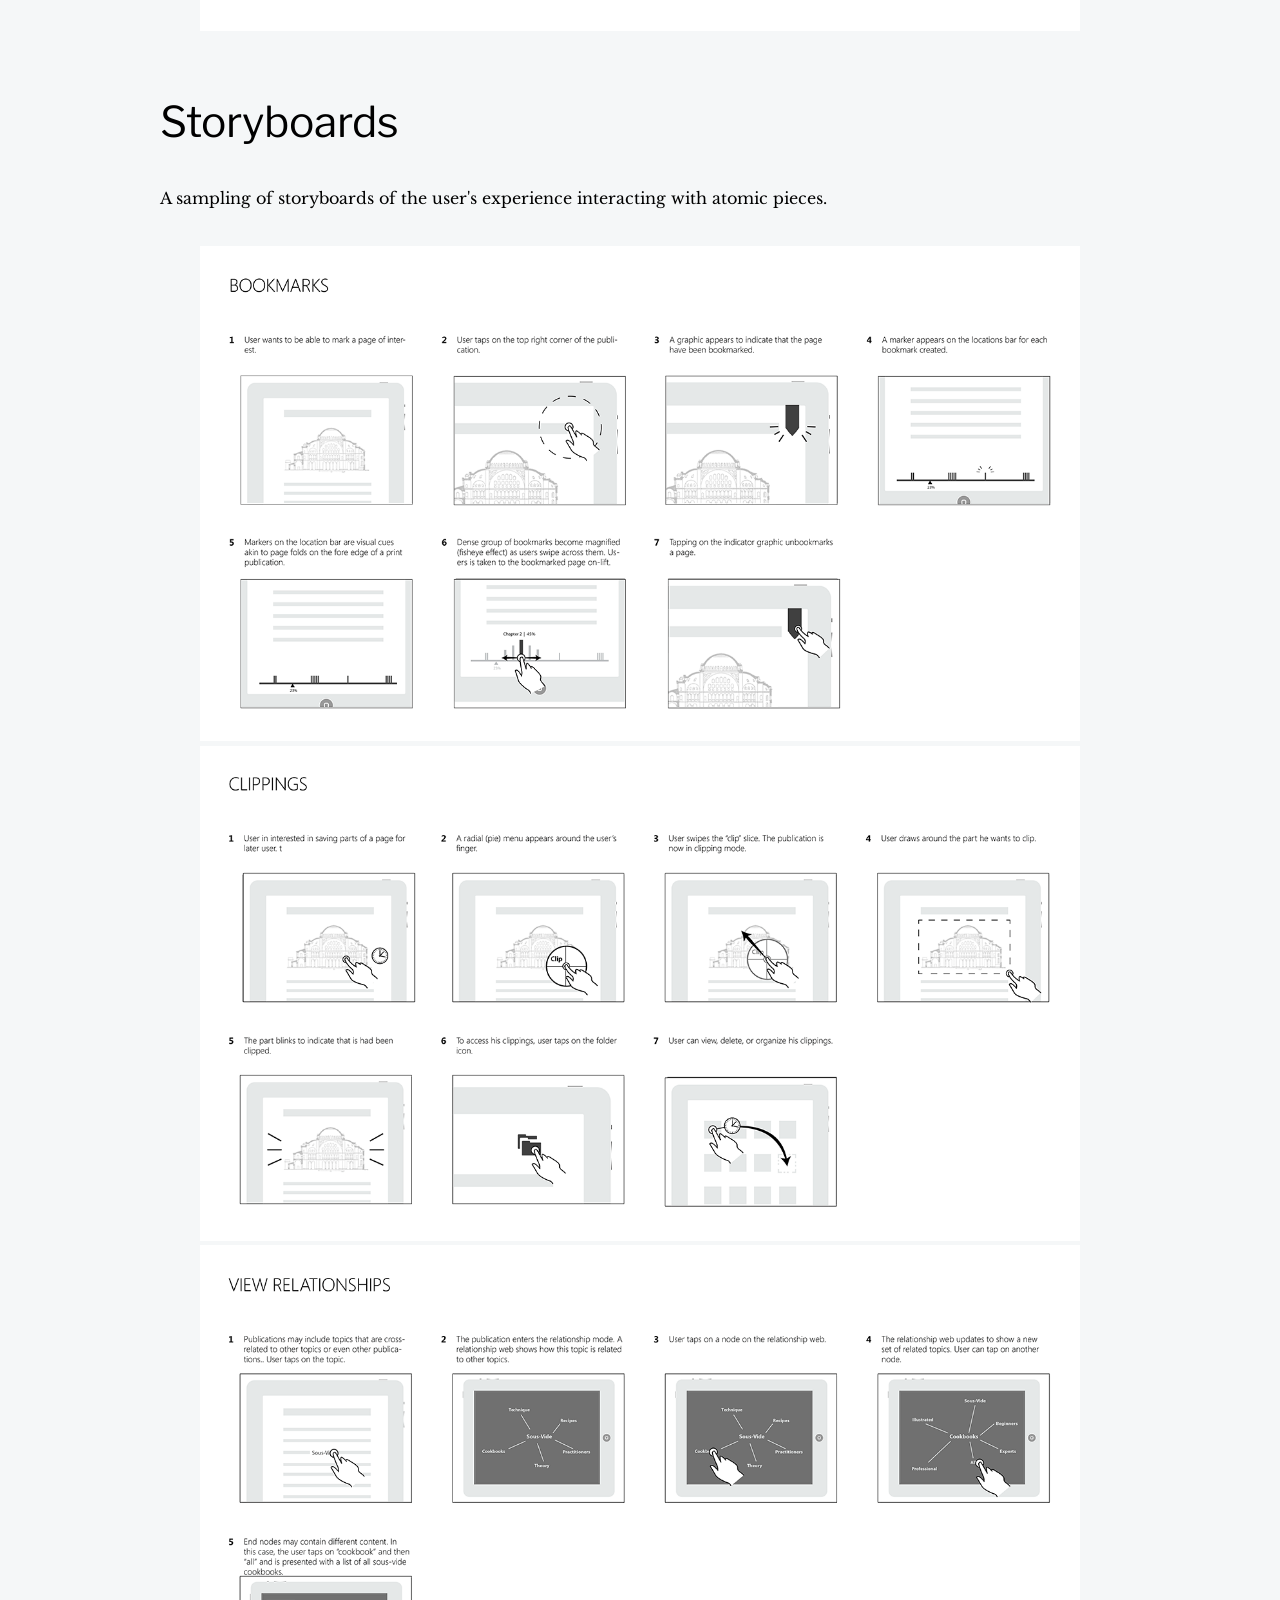
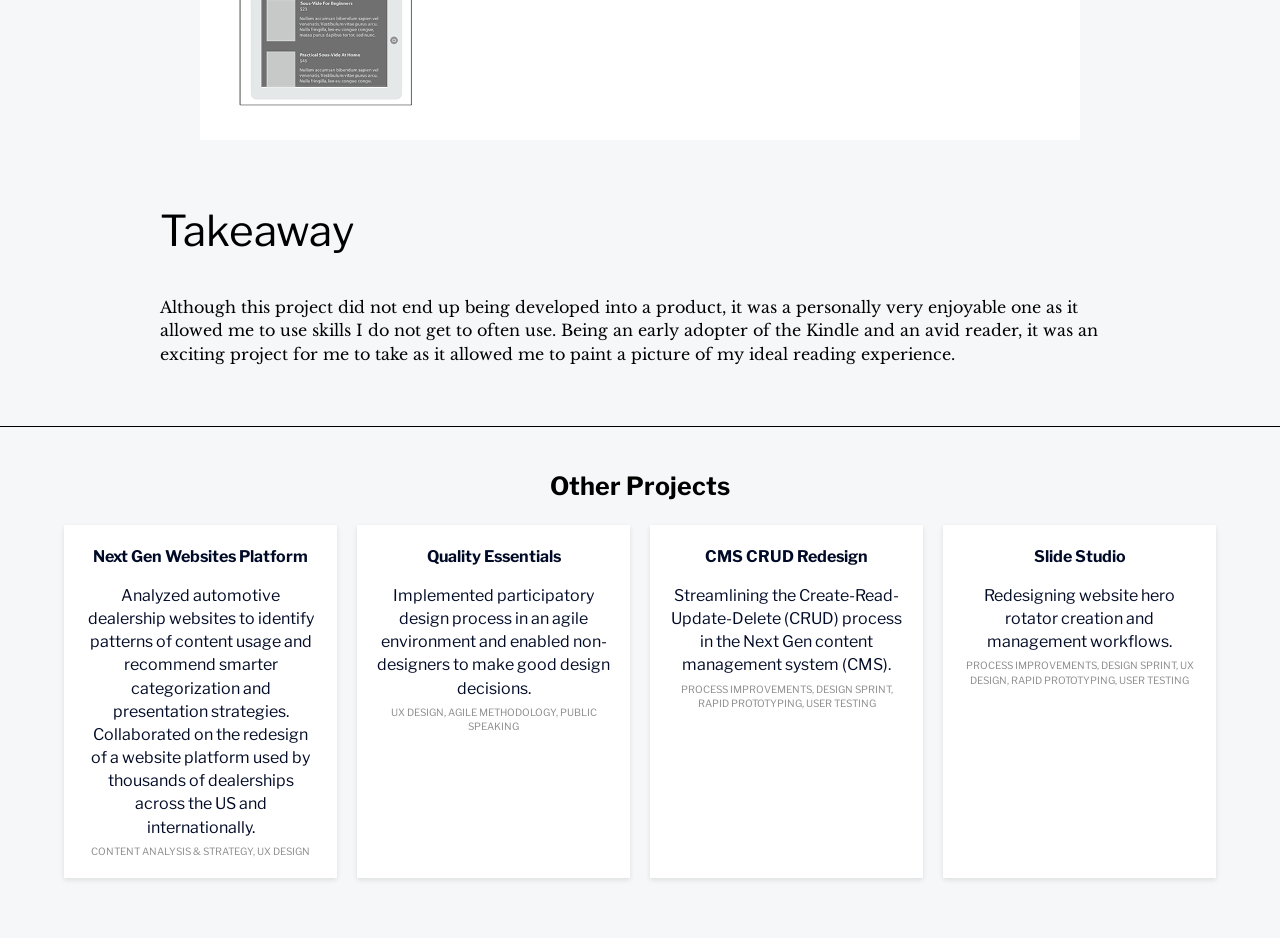
<file: pub.html>
<!DOCTYPE html>

<html lang="en">

<head>
    <meta charset="utf-8">
    <meta name="viewport" content="width=device-width, initial-scale=1">
    <title>Responsive Digital Publication | Tara Tarjoto, UX Designer</title>
    <link href="https://fonts.googleapis.com/css?family=Libre+Baskerville:400,700|Libre+Franklin:400,900" rel="stylesheet">
    <link rel="stylesheet" href="css/normalize.css">
    <link rel="stylesheet" href="css/style.css">
</head>

<body>

    <header>
        <div>
            <a href="index.html" class="name">Tara Tarjoto</a>
            <span class="title">UX Designer</span>
        </div>
        <nav>
            <a class="nav" href="ttarjoto_resume.pdf" target="_blank">Resume</a>
        </nav>
    </header>

    <section class="intro">
        <div>
            <h1>Responsive Digital Publication</h1>
            <p>Prior to the release of Windows 8, Cypress Consulting was invited by Microsoft to explore the potential of applying adaptive design techniques onto digital publications. </p>
            <p class="skills">Ideation, Storyboarding</p>
        </div>
    </section>

    <section class="normal">
        <h2>Challange</h2>
        <p>eReaders have become increasingly common as digital publications gain popularity in recent years. Most were first available as hardware reader then as apps for mobile/desktop devices. Recently, some have become available as multi-platform HTML5 web apps. Most digital publications, however, remain fairly similar to their print counterparts. Careful application modern web technologies may be what is needed to break away from the archaic constraints of print publications.</p>
    </section>

    <section class="normal">
        <!--
        <h2>Process</h2>
        <p>For this project, I performed a competitive analysis to see the lay of the land. Then I created personas and storyboarded two aspirational reading experiences. Finally, I deconstructed said experiences into atomic pieces that can be recombined into new experiences.</p>

        <h3>Competitive Analysis</h3>

        <span class="bold">Kindle Reader</span>
        <p>The Kindle was available first available as a hardware reader, then as apps for various mobile devices and the desktop, and most recently as multi-platform HTML5 reader. Features available depends on the platform. Currently, the HTML5 reader pales in comparison to the hardware reader and apps. </p>

        <span class="bold">Digital Magazines</span>
        <p>At their worst, magazines of the iPad appear to be direct static transplant of their print counterparts. At their best, they are chock-full with interactive elements but do not fully utilize the power of the digital platform. </p>

        <span class="bold">HTML5 Showcase</span>
        <p>Although not yet fully supported by all browser, available showcases demonstrate many interactive components that can be utilized to create a more dynamic reading experience. The HTML5 reading experience could incorporate interactive elements common to current digital publications along with others such as geolocation, drag-and-drop, augmented-reality, animation, etc. </p>
-->

        <h2>Use Cases</h2>
        <p>The following are two aspirational reading scenarios. The first explores how a digital guide book could accompany a publication before, during, and after a trip to the museum. The second explores how another publication could benefit a student as he completes his coursework.</p>

        <h3>Architecture-Greek Nina</h3>
        <p>Nina is a freshman at the University of Washington who have just completed a coursework on the history of architecture. She is interested in Byzantine architecture and have decided to spend her summer vacation in Istambul to experience the buildings in real life. In preparation for her trip, Nina scoured her local library for materials related to the Byzantine era. Although there are many books on the subject, Nina found them to be “flat” and “dated.”</p>
        <p>While searching online for information about the Hagia Sophia, Nina discovered an interactive book that promises a guided before-, during-, and after-visit experience to the museum.</p>

        <span class="bold">Before the trip, Nina learns the ins and outs of Hagia Sophia and takes notes of any points-of-interests that she would like to see at the museum.</span>
        <figure>
            <img src="images/pub/pub_nina1.jpg" />
        </figure>

        <span class="bold">During the trip, Nina easily locates her points-of-interest using her phone’s geolocation capabilities. She also takes photos and records her thoughts and impressions of the museum.</span>
        <figure>
            <img src="images/pub/pub_nina2.jpg" />
        </figure>

        <span class="bold">After the trip, Nina takes her collection of responses and images she made while at the Hagia Sophia and adds them to the text.</span>
        <figure>
            <img src="images/pub/pub_nina3.jpg" />
        </figure>

        <h3>Literature-Student Johann</h3>
        <p>Johann is a university student majoring in English. As part of his coursework, he is required to read and analyze various forms of literature. Instead of carrying physical copies, Johan decided to explore the idea of keeping a digital collection of works.</p>
        <p>Johann’s digital collection allows him to keep all his course materials in a centralized location accessible via all his internet-enabled devices. It not only provides a superior reading experience, it has additional utilities that helps Johann complete his coursework.</p>

        <span class="bold">The digital collection allows Johann to keep all his course materials in a centralized location acessible via phone, tablet, and desktop.</span>
        <figure>
            <img src="images/pub/pub_johann1.jpg" />
        </figure>

        <span class="bold">Going beyond the reading experience.</span>
        <figure>
            <img src="images/pub/pub_johann2.jpg" />
        </figure>

    </section>

    <section class="normal">
        <h2>Storyboards</h2>
        <p>A sampling of storyboards of the user's experience interacting with atomic pieces.</p>
        <figure>
            <img src="images/pub/pub-bookmark.png" />
            <img src="images/pub/pub-clipping.png" />
            <img src="images/pub/pub-rels.png" />
        </figure>
    </section>

    <section class="normal">
        <h2>Takeaway</h2>
        <p>Although this project did not end up being developed into a product, it was a personally very enjoyable one as it allowed me to use skills I do not get to often use. Being an early adopter of the Kindle and an avid reader, it was an exciting project for me to take as it allowed me to paint a picture of my ideal reading experience.</p>
    </section>

    <div class="morestuff">
        <h2>Other Projects</h2>
        <section class="projects">
            <div class="project">
                <a class="" href="ng.html">
                    <div class="thumb"></div>
                    <div class="info">
                        <span class="title">Next Gen Websites Platform</p>
                <span class="description">Analyzed automotive dealership websites to identify patterns of content usage and recommend smarter categorization and presentation strategies. Collaborated on the redesign of a website platform used by thousands of dealerships across the US and internationally.</span>
                        <span class="skills">Content Analysis &amp; Strategy, UX Design</span>
                    </div>
                </a>
            </div>
            <div class="project">
                <a class="" href="qe.html">
                    <div class="thumb"></div>
                    <div class="info">
                        <span class="title">Quality Essentials</p>
                <span class="description">Implemented participatory design process in an agile environment and enabled non-designers to make good design decisions.</span>
                        <span class="skills">UX Design, Agile Methodology, Public Speaking</span>
                    </div>
                </a>
            </div>
            <div class="project">
                <a class="" href="crud.html">
                    <div class="thumb"></div>
                    <div class="info">
                        <span class="title">CMS CRUD Redesign</p>
                <span class="description">Streamlining the Create-Read-Update-Delete (CRUD) process in the Next Gen content management system (CMS).</span>
                        <span class="skills"> Process Improvements, Design Sprint, Rapid Prototyping, User Testing</span>
                    </div>
                </a>
            </div>
            <div class="project">
                <a class="" href="slidestudio.html">
                    <div class="thumb"></div>
                    <div class="info">
                        <span class="title">Slide Studio</p>
                <span class="description">Redesigning website hero rotator creation and management workflows. </span>
                        <span class="skills">Process Improvements, Design Sprint, UX Design, Rapid Prototyping, User Testing</span>
                    </div>
                </a>
            </div>
        </section>
    </div>

</body>

</html>
</file>
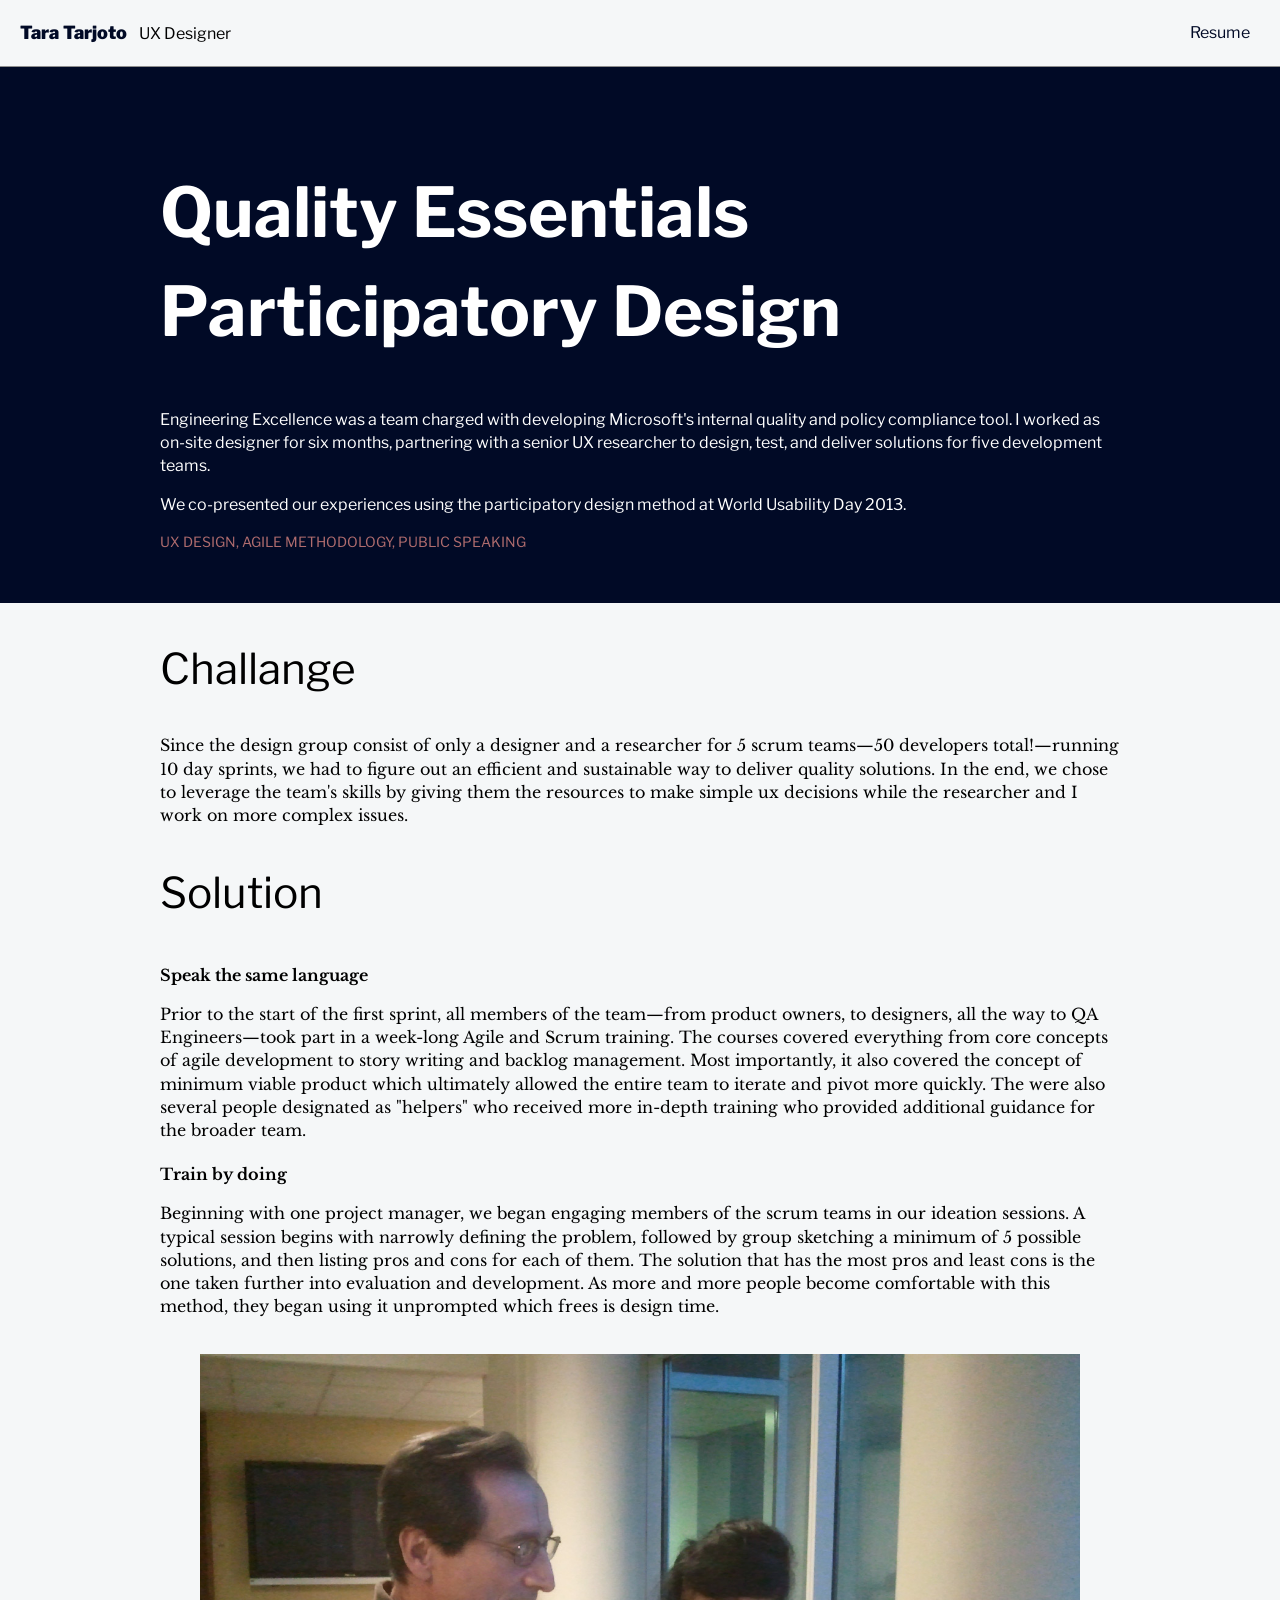
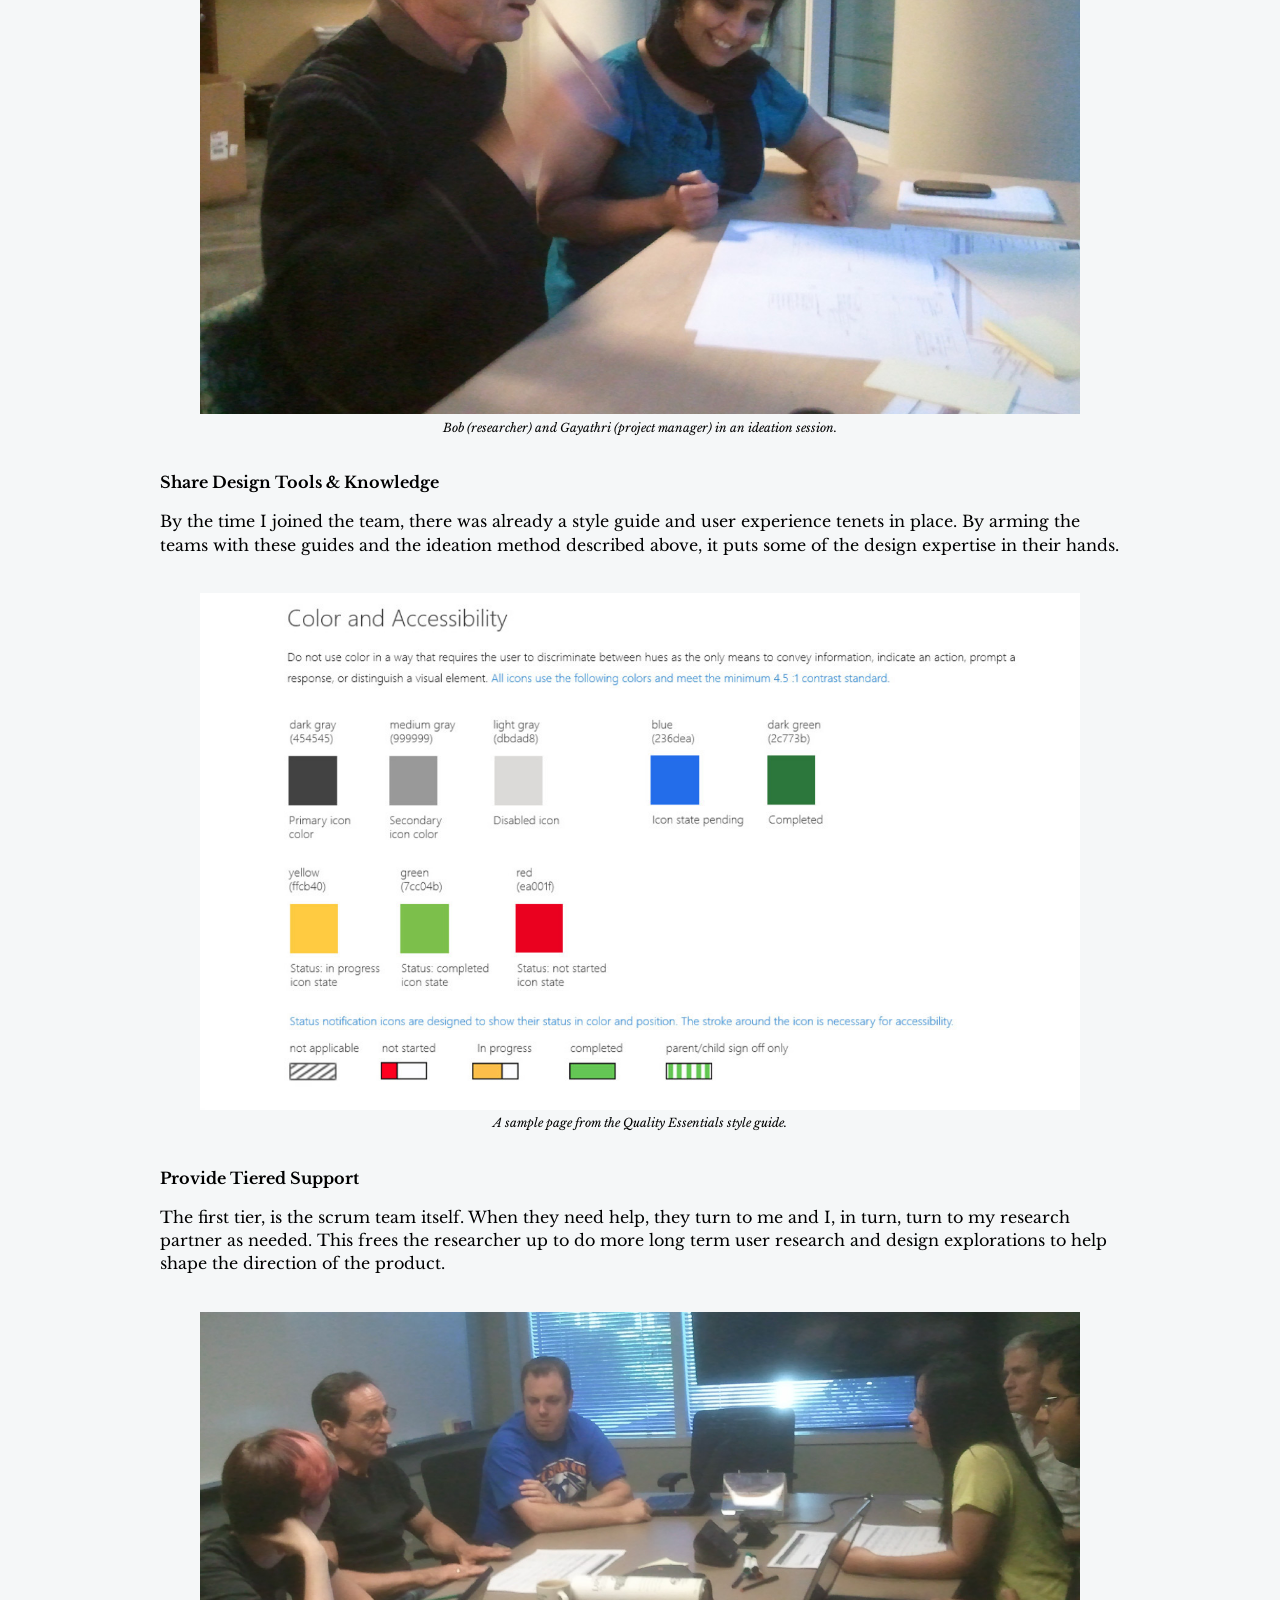
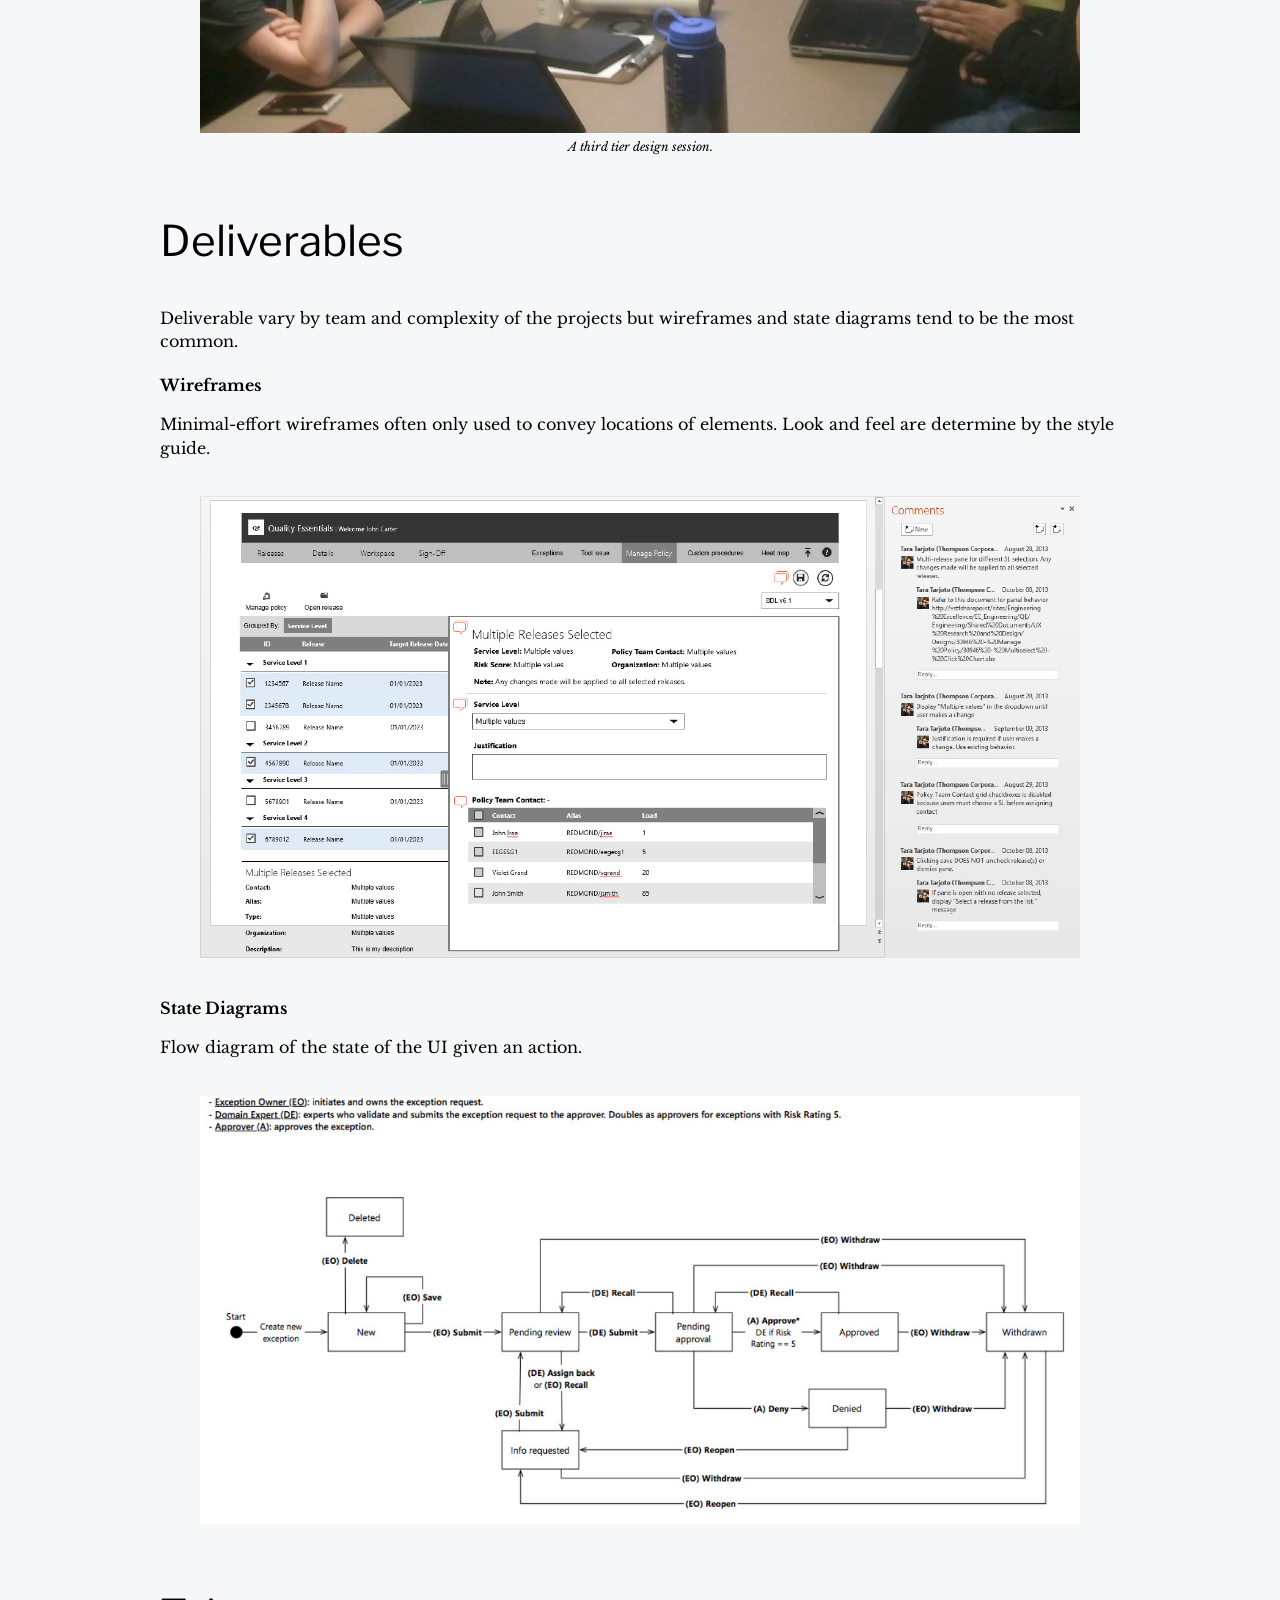
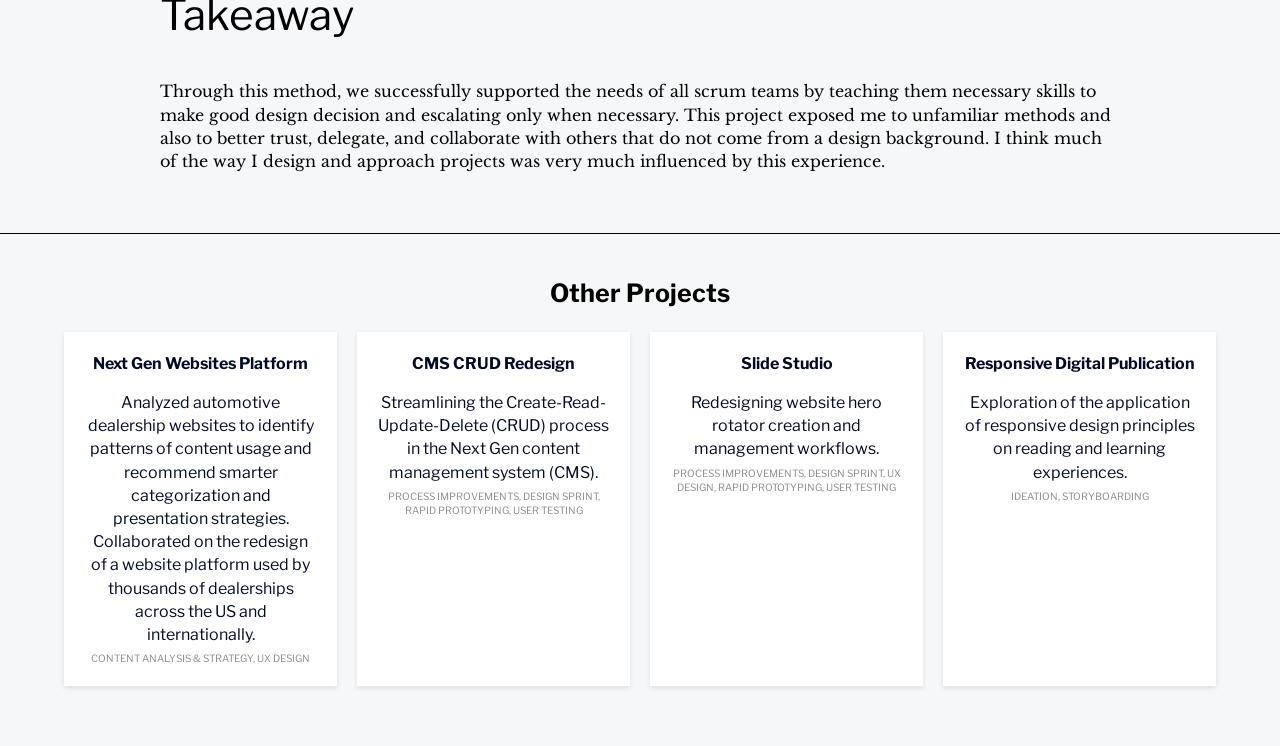
<file: qe.html>
<!DOCTYPE html>

<html lang="en">

<head>
    <meta charset="utf-8">
    <meta name="viewport" content="width=device-width, initial-scale=1">
    <title>Quality Essentials Participatory Design | Tara Tarjoto, UX Designer</title>
    <link href="https://fonts.googleapis.com/css?family=Libre+Baskerville:400,700|Libre+Franklin:400,900" rel="stylesheet">
    <link rel="stylesheet" href="css/normalize.css">
    <link rel="stylesheet" href="css/style.css">
</head>

<body>

    <header>
        <div>
            <a href="index.html" class="name">Tara Tarjoto</a>
            <span class="title">UX Designer</span>
        </div>
        <nav>
            <a class="nav" href="ttarjoto_resume.pdf" target="_blank">Resume</a>
        </nav>
    </header>

    <section class="intro">
        <div>
            <h1>Quality Essentials Participatory Design</h1>
            <p>Engineering Excellence was a team charged with developing Microsoft's internal quality and policy compliance tool. I worked as on-site designer for six months, partnering with a senior UX researcher to design, test, and deliver solutions for five development teams. </p>
            <p>We co-presented our experiences using the participatory design method at World Usability Day 2013.</p>
            <p class="skills">UX Design, Agile Methodology, Public Speaking</p>
        </div>
    </section>

    <section class="normal">
        <h2>Challange</h2>
        <p>Since the design group consist of only a designer and a researcher for 5 scrum teams—50 developers total!—running 10 day sprints, we had to figure out an efficient and sustainable way to deliver quality solutions. In the end, we chose to leverage the team's skills by giving them the resources to make simple ux decisions while the researcher and I work on more complex issues. </p>
    </section>

    <section class="normal">
        <h2>Solution</h2>
        <span class="bold">Speak the same language </span>
        <p>Prior to the start of the first sprint, all members of the team—from product owners, to designers, all the way to QA Engineers—took part in a week-long Agile and Scrum training. The courses covered everything from core concepts of agile development to story writing and backlog management. Most importantly, it also covered the concept of minimum viable product which ultimately allowed the entire team to iterate and pivot more quickly. The were also several people designated as "helpers" who received more in-depth training who provided additional guidance for the broader team. </p>

        <span class="bold">Train by doing</span>
        <p>Beginning with one project manager, we began engaging members of the scrum teams in our ideation sessions. A typical session begins with narrowly defining the problem, followed by group sketching a minimum of 5 possible solutions, and then listing pros and cons for each of them. The solution that has the most pros and least cons is the one taken further into evaluation and development. As more and more people become comfortable with this method, they began using it unprompted which frees is design time. </p>
        <figure>
            <img src="images/qe/qe_train.jpg" />
            <figcaption>Bob (researcher) and Gayathri (project manager) in an ideation session.</figcaption>
        </figure>

        <span class="bold">Share Design Tools &amp; Knowledge</span>
        <p>By the time I joined the team, there was already a style guide and user experience tenets in place. By arming the teams with these guides and the ideation method described above, it puts some of the design expertise in their hands. </p>
        <figure>
            <img src="images/qe/qe_style.jpg" />
            <figcaption>A sample page from the Quality Essentials style guide.</figcaption>
        </figure>


        <span class="bold">Provide Tiered Support</span>
        <p>The first tier, is the scrum team itself. When they need help, they turn to me and I, in turn, turn to my research partner as needed. This frees the researcher up to do more long term user research and design explorations to help shape the direction of the product. </p>
        <figure>
            <img src="images/qe/qe_tier.jpg" />
            <figcaption>A third tier design session.</figcaption>
        </figure>

    </section>

    <section class="normal">
        <h2>Deliverables</h2>
        <p>Deliverable vary by team and complexity of the projects but wireframes and state diagrams tend to be the most common. </p>

        <span class="bold">Wireframes</span>
        <p>Minimal-effort wireframes often only used to convey locations of elements. Look and feel are determine by the style guide.</p>
        <figure>
            <img src="images/qe/qe_wire.jpg" />
        </figure>

        <span class="bold">State Diagrams</span>
        <p>Flow diagram of the state of the UI given an action. </p>
        <figure>
            <img src="images/qe/qe_state.jpg" />
        </figure>
    </section>

    <section class="normal">
        <h2>Takeaway</h2>
        <p>Through this method, we successfully supported the needs of all scrum teams by teaching them necessary skills to make good design decision and escalating only when necessary. This project exposed me to unfamiliar methods and also to better trust, delegate, and collaborate with others that do not come from a design background. I think much of the way I design and approach projects was very much influenced by this experience. </p>
    </section>

    <div class="morestuff">
        <h2>Other Projects</h2>
        <section class="projects">
            <div class="project">
                <a class="" href="ng.html">
                    <div class="thumb"></div>
                    <div class="info">
                        <span class="title">Next Gen Websites Platform</p>
                <span class="description">Analyzed automotive dealership websites to identify patterns of content usage and recommend smarter categorization and presentation strategies. Collaborated on the redesign of a website platform used by thousands of dealerships across the US and internationally.</span>
                        <span class="skills">Content Analysis &amp; Strategy, UX Design</span>
                    </div>
                </a>
            </div>
            <div class="project">
                <a class="" href="crud.html">
                    <div class="thumb"></div>
                    <div class="info">
                        <span class="title">CMS CRUD Redesign</p>
                <span class="description">Streamlining the Create-Read-Update-Delete (CRUD) process in the Next Gen content management system (CMS).</span>
                        <span class="skills"> Process Improvements, Design Sprint, Rapid Prototyping, User Testing</span>
                    </div>
                </a>
            </div>
            <div class="project">
                <a class="" href="slidestudio.html">
                    <div class="thumb"></div>
                    <div class="info">
                        <span class="title">Slide Studio</p>
                <span class="description">Redesigning website hero rotator creation and management workflows. </span>
                        <span class="skills">Process Improvements, Design Sprint, UX Design, Rapid Prototyping, User Testing</span>
                    </div>
                </a>
            </div>
            <div class="project">
                <a class="" href="pub.html">
                    <div class="thumb"></div>
                    <div class="info">
                        <span class="title">Responsive Digital Publication</p>
                <span class="description">Exploration of the application of responsive design principles on reading and learning experiences.</span>
                        <span class="skills">Ideation, Storyboarding</span>
                    </div>
                </a>
            </div>
        </section>
    </div>

</body>

</html>
</file>
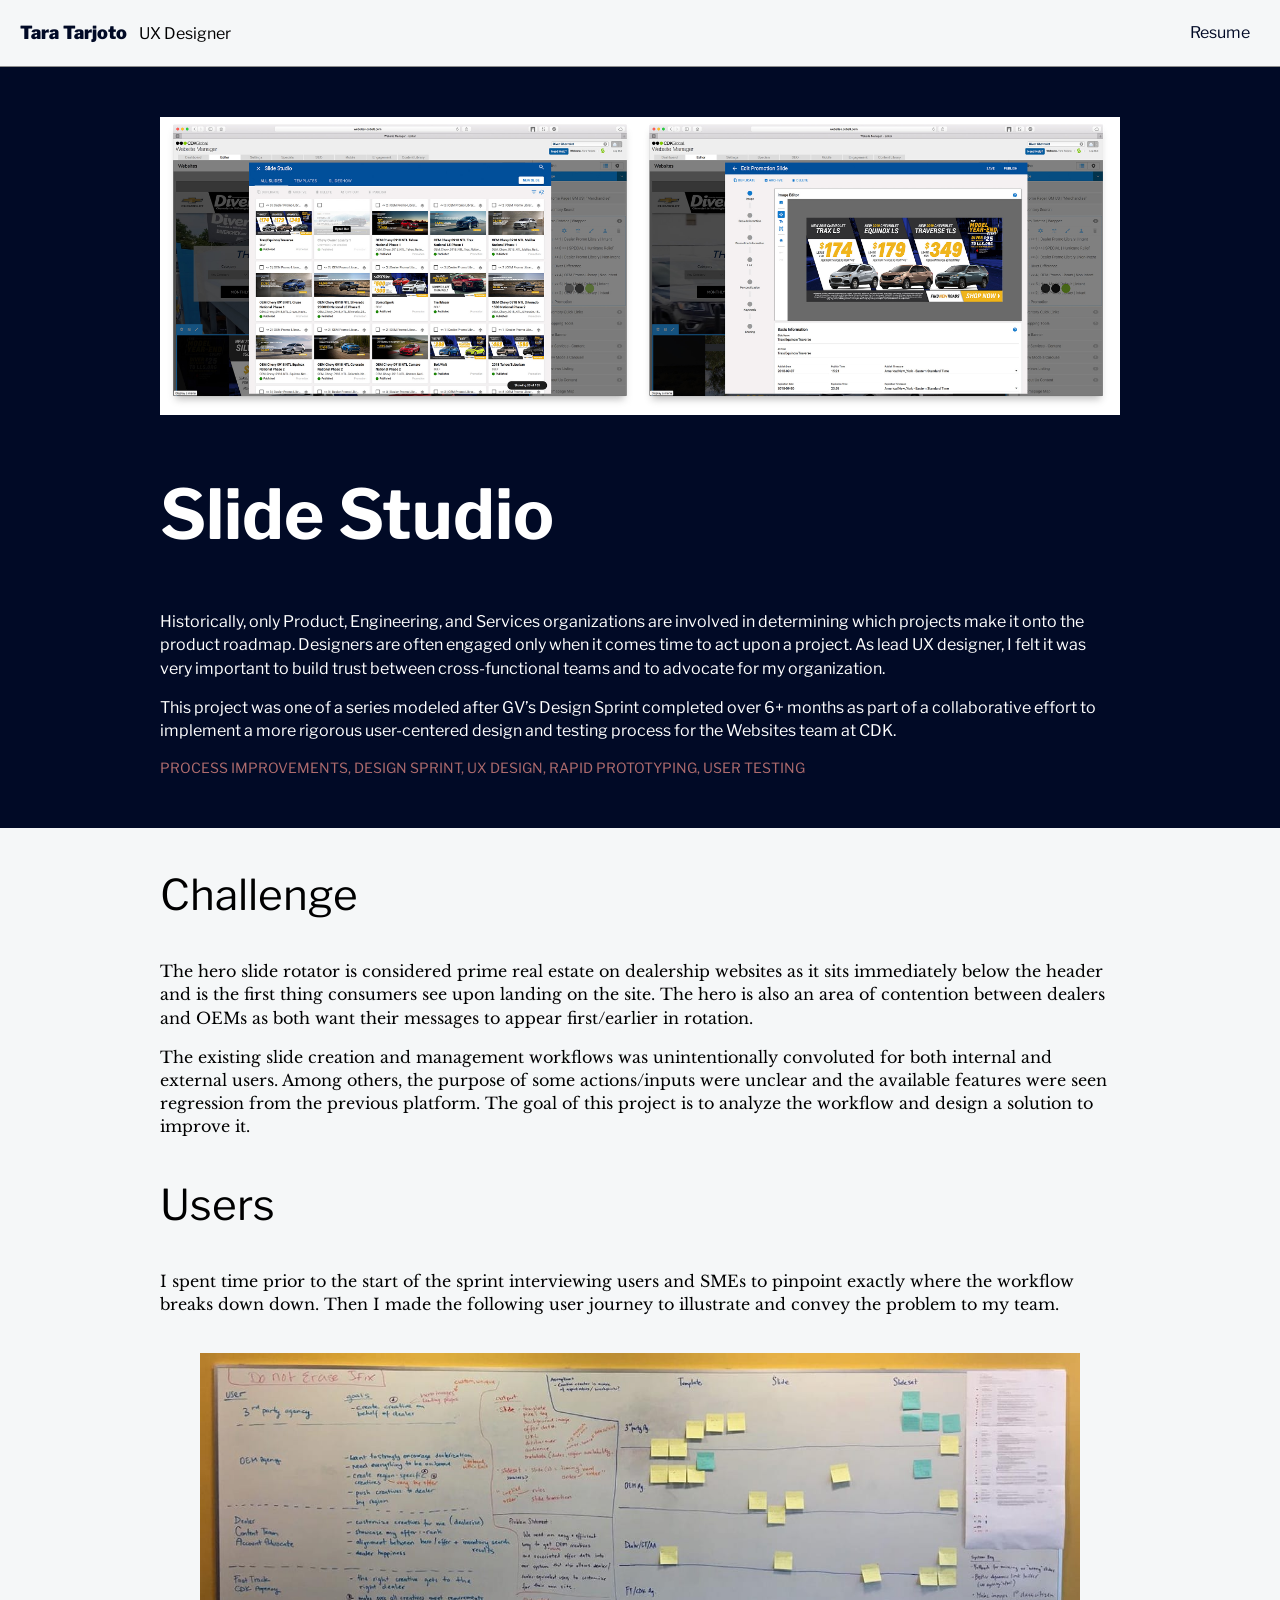
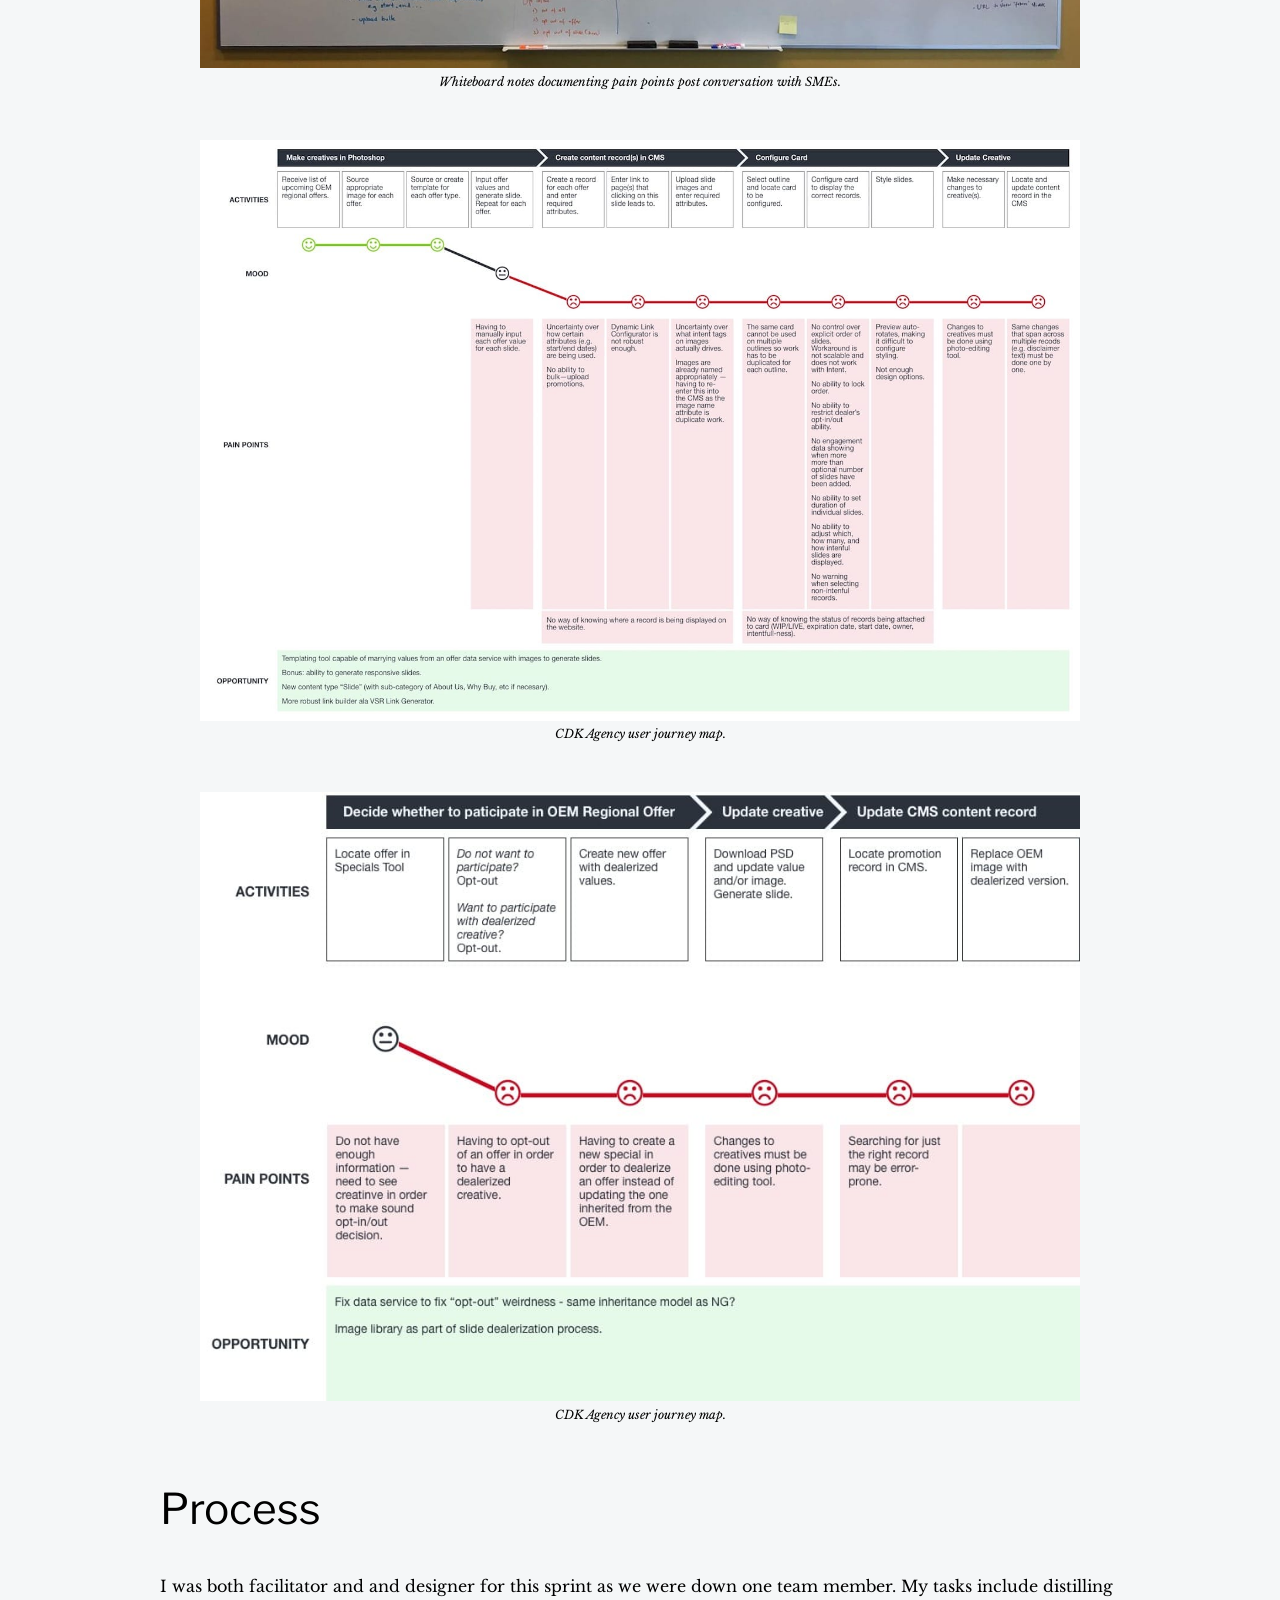
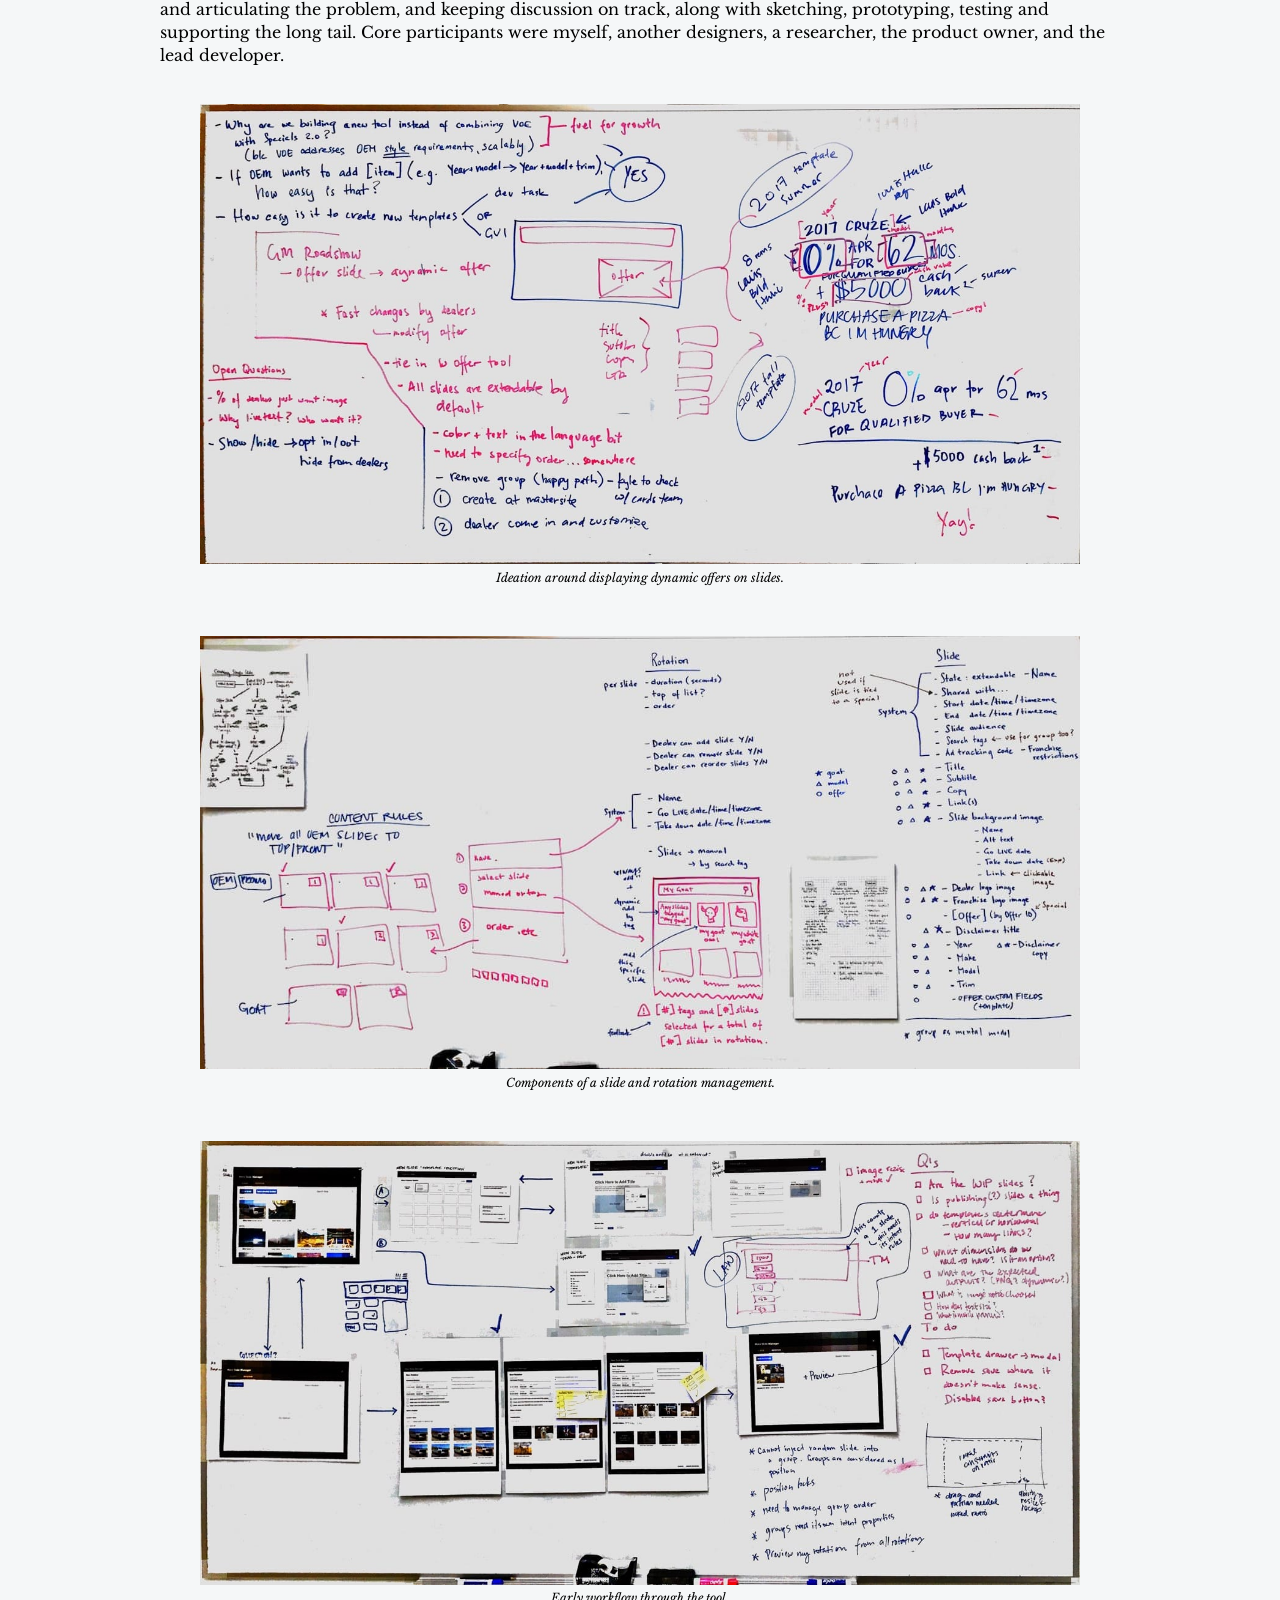
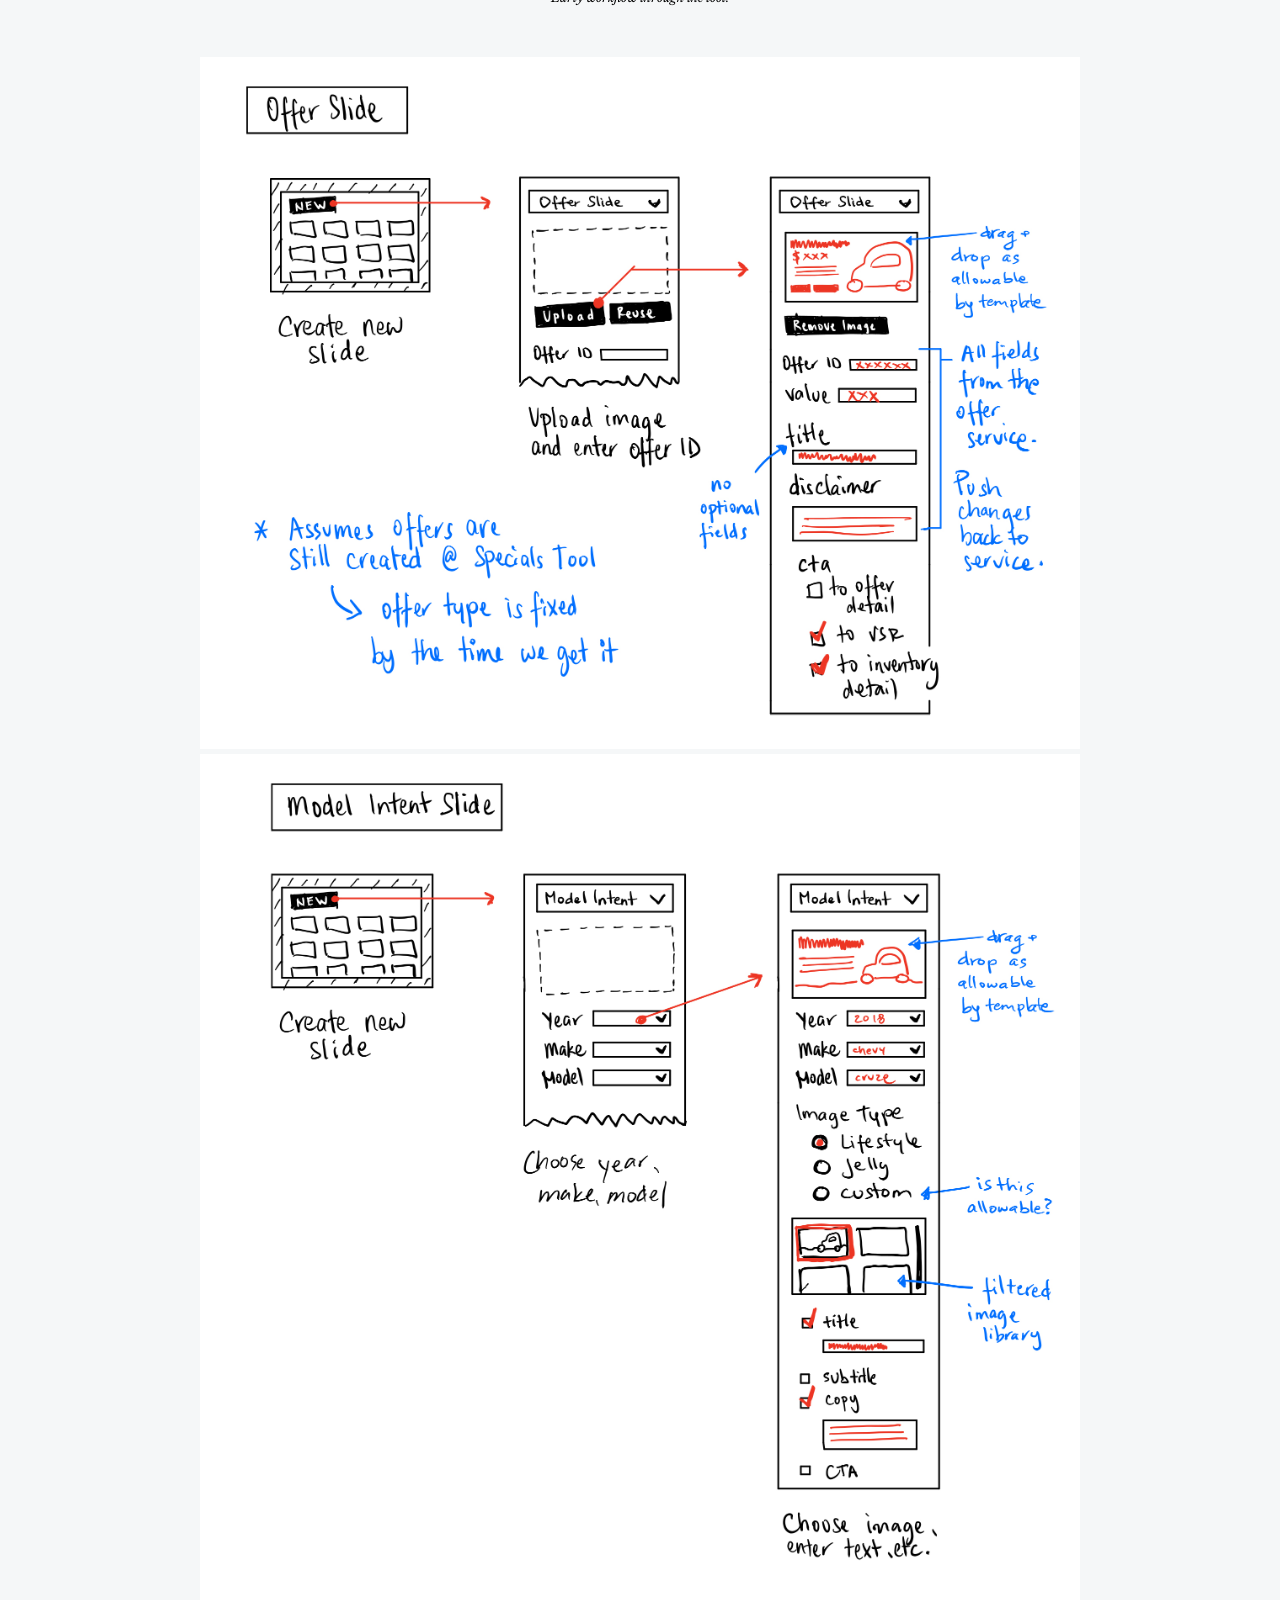
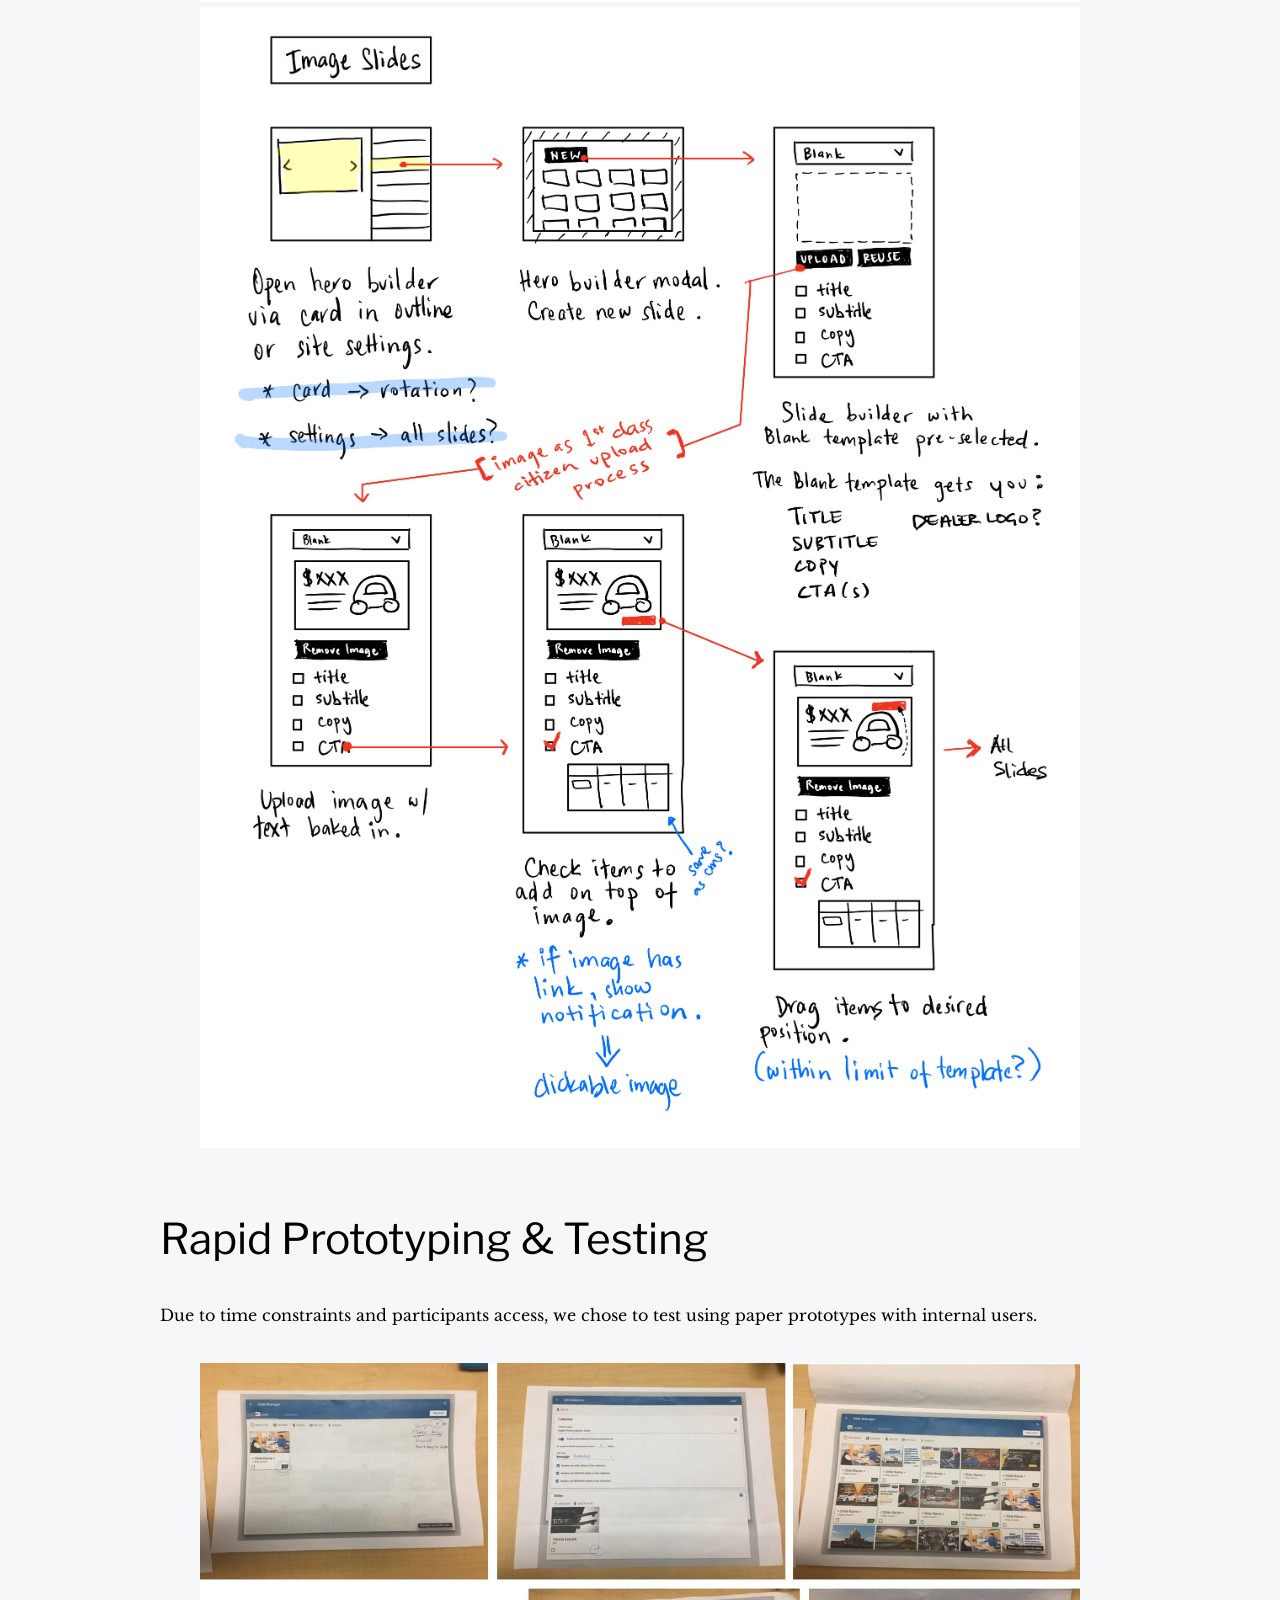
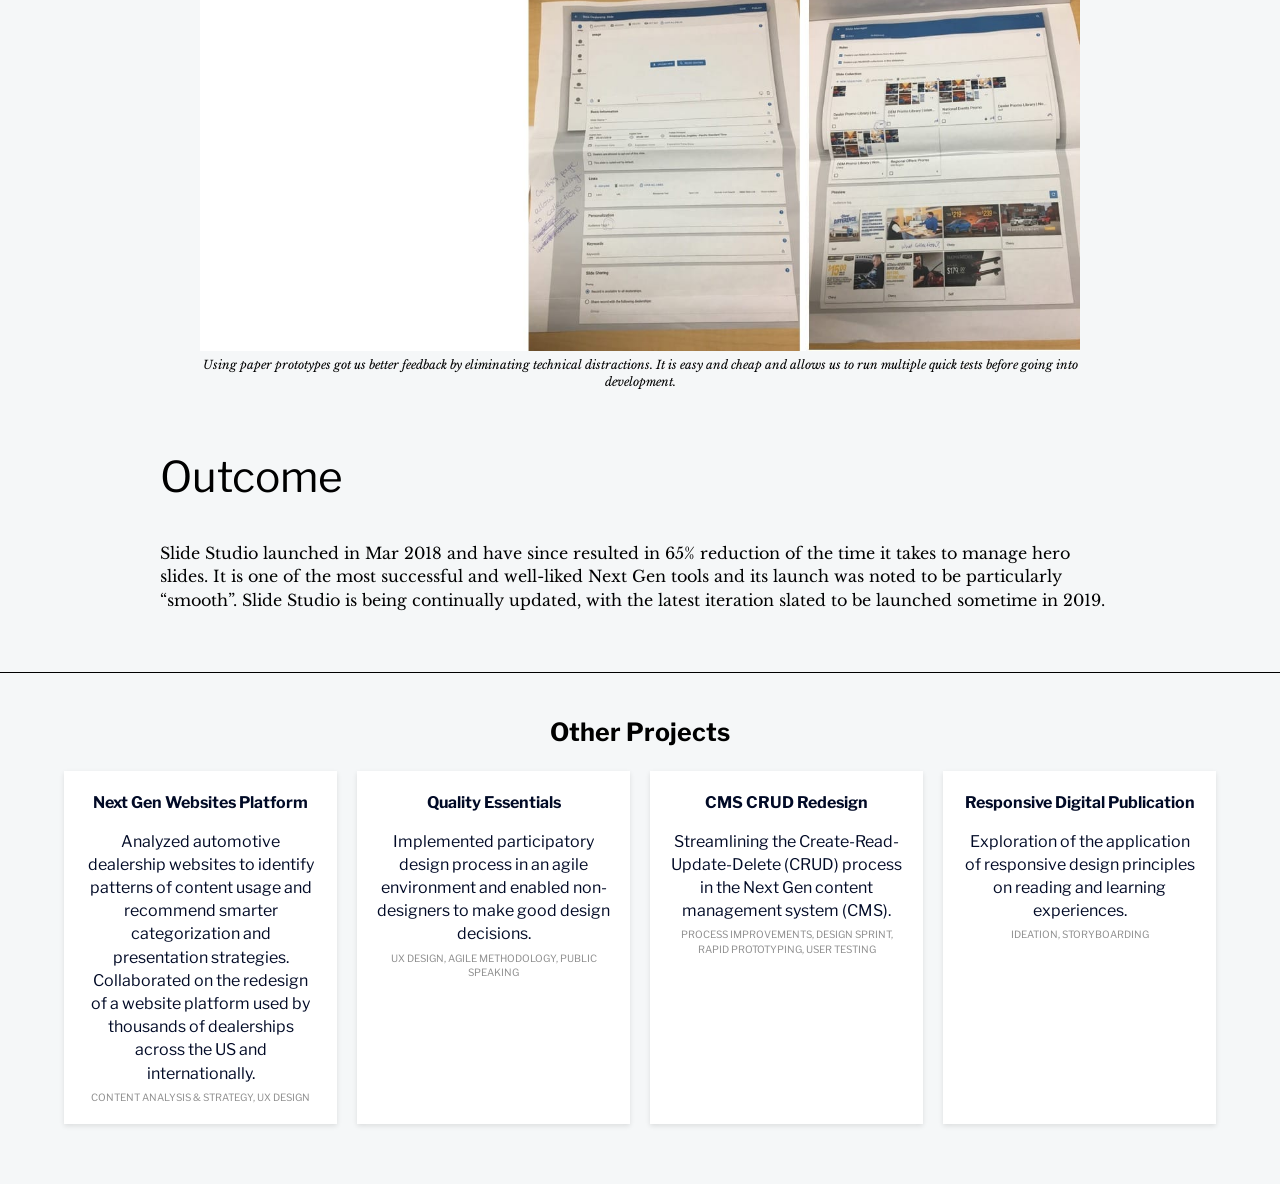
<file: slidestudio.html>
<!DOCTYPE html>

<html lang="en">

<head>
    <meta charset="utf-8">
    <meta name="viewport" content="width=device-width, initial-scale=1">
    <title>Slide Studio | Tara Tarjoto, UX Designer</title>
    <link href="https://fonts.googleapis.com/css?family=Libre+Baskerville:400,700|Libre+Franklin:400,900" rel="stylesheet">
    <link rel="stylesheet" href="css/normalize.css">
    <link rel="stylesheet" href="css/style.css">
</head>

<body>

    <header>
        <div>
            <a href="index.html" class="name">Tara Tarjoto</a>
            <span class="title">UX Designer</span>
        </div>
        <nav>
            <a class="nav" href="ttarjoto_resume.pdf" target="_blank">Resume</a>
        </nav>
    </header>

    <section class="intro">
        <div>
            <img src="images/slidestudio/slidestudio.jpg" />
            <h1>Slide Studio</h1>
            <p>Historically, only Product, Engineering, and Services organizations are involved in determining which projects make it onto the product roadmap. Designers are often engaged only when it comes time to act upon a project. As lead UX designer, I felt it was very important to build trust between cross-functional teams and to advocate for my organization.</p>

            <p>This project was one of a series modeled after GV’s Design Sprint completed over 6+ months as part of a collaborative effort to implement a more rigorous user-centered design and testing process for the Websites team at CDK.</p>
            <p class="skills">Process Improvements, Design Sprint, UX Design, Rapid Prototyping, User Testing</p>
        </div>
    </section>

    <section class="normal">
        <h2>Challenge</h2>
        <p>The hero slide rotator is considered prime real estate on dealership websites as it sits immediately below the header and is the first thing consumers see upon landing on the site. The hero is also an area of contention between dealers and OEMs as both want their messages to appear first/earlier in rotation.</p>
        <p>The existing slide creation and management workflows was unintentionally convoluted for both internal and external users. Among others, the purpose of some actions/inputs were unclear and the available features were seen regression from the previous platform. The goal of this project is to analyze the workflow and design a solution to improve it.</p>
    </section>

    <section class="normal">
        <h2>Users</h2>
        <p>I spent time prior to the start of the sprint interviewing users and SMEs to pinpoint exactly where the workflow breaks down down. Then I made the following user journey to illustrate and convey the problem to my team.</p>
        <figure>
            <img src="images/slidestudio/slide-user.jpg" />
            <figcaption>Whiteboard notes documenting pain points post conversation with SMEs.</figcaption>
        </figure>
        <figure>
            <img src="images/slidestudio/slide-agency.jpg" />
            <figcaption>CDK Agency user journey map.</figcaption>
        </figure>
        <figure>
            <img src="images/slidestudio/slide-dealer.jpg" />
            <figcaption>CDK Agency user journey map.</figcaption>
        </figure>
    </section>

    <section class="normal">
        <h2>Process</h2>
        <p>I was both facilitator and and designer for this sprint as we were down one team member. My tasks include distilling and articulating the problem, and keeping discussion on track, along with sketching, prototyping, testing and supporting the long tail. Core participants were myself, another designers, a researcher, the product owner, and the lead developer.</p>

        <figure>
            <img src="images/slidestudio/slide-sketch1.jpg" />
            <figcaption>Ideation around displaying dynamic offers on slides.</figcaption>
        </figure>

        <figure>
            <img src="images/slidestudio/slide-sketch2.jpg" />
            <figcaption>Components of a slide and rotation management.</figcaption>
        </figure>

        <figure>
            <img src="images/slidestudio/slide-sketch3.jpg" />
            <figcaption>Early workflow through the tool.</figcaption>
        </figure>

        <figure>
            <img src="images/slidestudio/slide-sketch4.jpg" />
            <img src="images/slidestudio/slide-sketch5.jpg" />
            <img src="images/slidestudio/slide-sketch6.jpg" />
        </figure>

    </section>

    <section class="normal">
        <h2>Rapid Prototyping &amp; Testing</h2>
        <p>Due to time constraints and participants access, we chose to test using paper prototypes with internal users.</p>
        <figure>
            <img src="images/slidestudio/slide-prototype.jpg" />
            <figcaption>Using paper prototypes got us better feedback by eliminating technical distractions. It is easy and cheap and allows us to run multiple quick tests before going into development.</figcaption>
        </figure>
    </section>

    <section class="normal">
        <h2>Outcome</h2>
        <p>Slide Studio launched in Mar 2018 and have since resulted in 65% reduction of the time it takes to manage hero slides. It is one of the most successful and well-liked Next Gen tools and its launch was noted to be particularly “smooth”. Slide Studio is being continually updated, with the latest iteration slated to be launched sometime in 2019.</p>
    </section>

    <div class="morestuff">
        <h2>Other Projects</h2>
        <section class="projects">
            <div class="project">
                <a class="" href="ng.html">
                    <div class="thumb"></div>
                    <div class="info">
                        <span class="title">Next Gen Websites Platform</p>
                <span class="description">Analyzed automotive dealership websites to identify patterns of content usage and recommend smarter categorization and presentation strategies. Collaborated on the redesign of a website platform used by thousands of dealerships across the US and internationally.</span>
                        <span class="skills">Content Analysis &amp; Strategy, UX Design</span>
                    </div>
                </a>
            </div>
            <div class="project">
                <a class="" href="qe.html">
                    <div class="thumb"></div>
                    <div class="info">
                        <span class="title">Quality Essentials</p>
                <span class="description">Implemented participatory design process in an agile environment and enabled non-designers to make good design decisions.</span>
                        <span class="skills">UX Design, Agile Methodology, Public Speaking</span>
                    </div>
                </a>
            </div>
            <div class="project">
                <a class="" href="crud.html">
                    <div class="thumb"></div>
                    <div class="info">
                        <span class="title">CMS CRUD Redesign</p>
                <span class="description">Streamlining the Create-Read-Update-Delete (CRUD) process in the Next Gen content management system (CMS).</span>
                        <span class="skills"> Process Improvements, Design Sprint, Rapid Prototyping, User Testing</span>
                    </div>
                </a>
            </div>
            <div class="project">
                <a class="" href="pub.html">
                    <div class="thumb"></div>
                    <div class="info">
                        <span class="title">Responsive Digital Publication</p>
                <span class="description">Exploration of the application of responsive design principles on reading and learning experiences.</span>
                        <span class="skills">Ideation, Storyboarding</span>
                    </div>
                </a>
            </div>
        </section>
    </div>


</body>

</html>
</file>
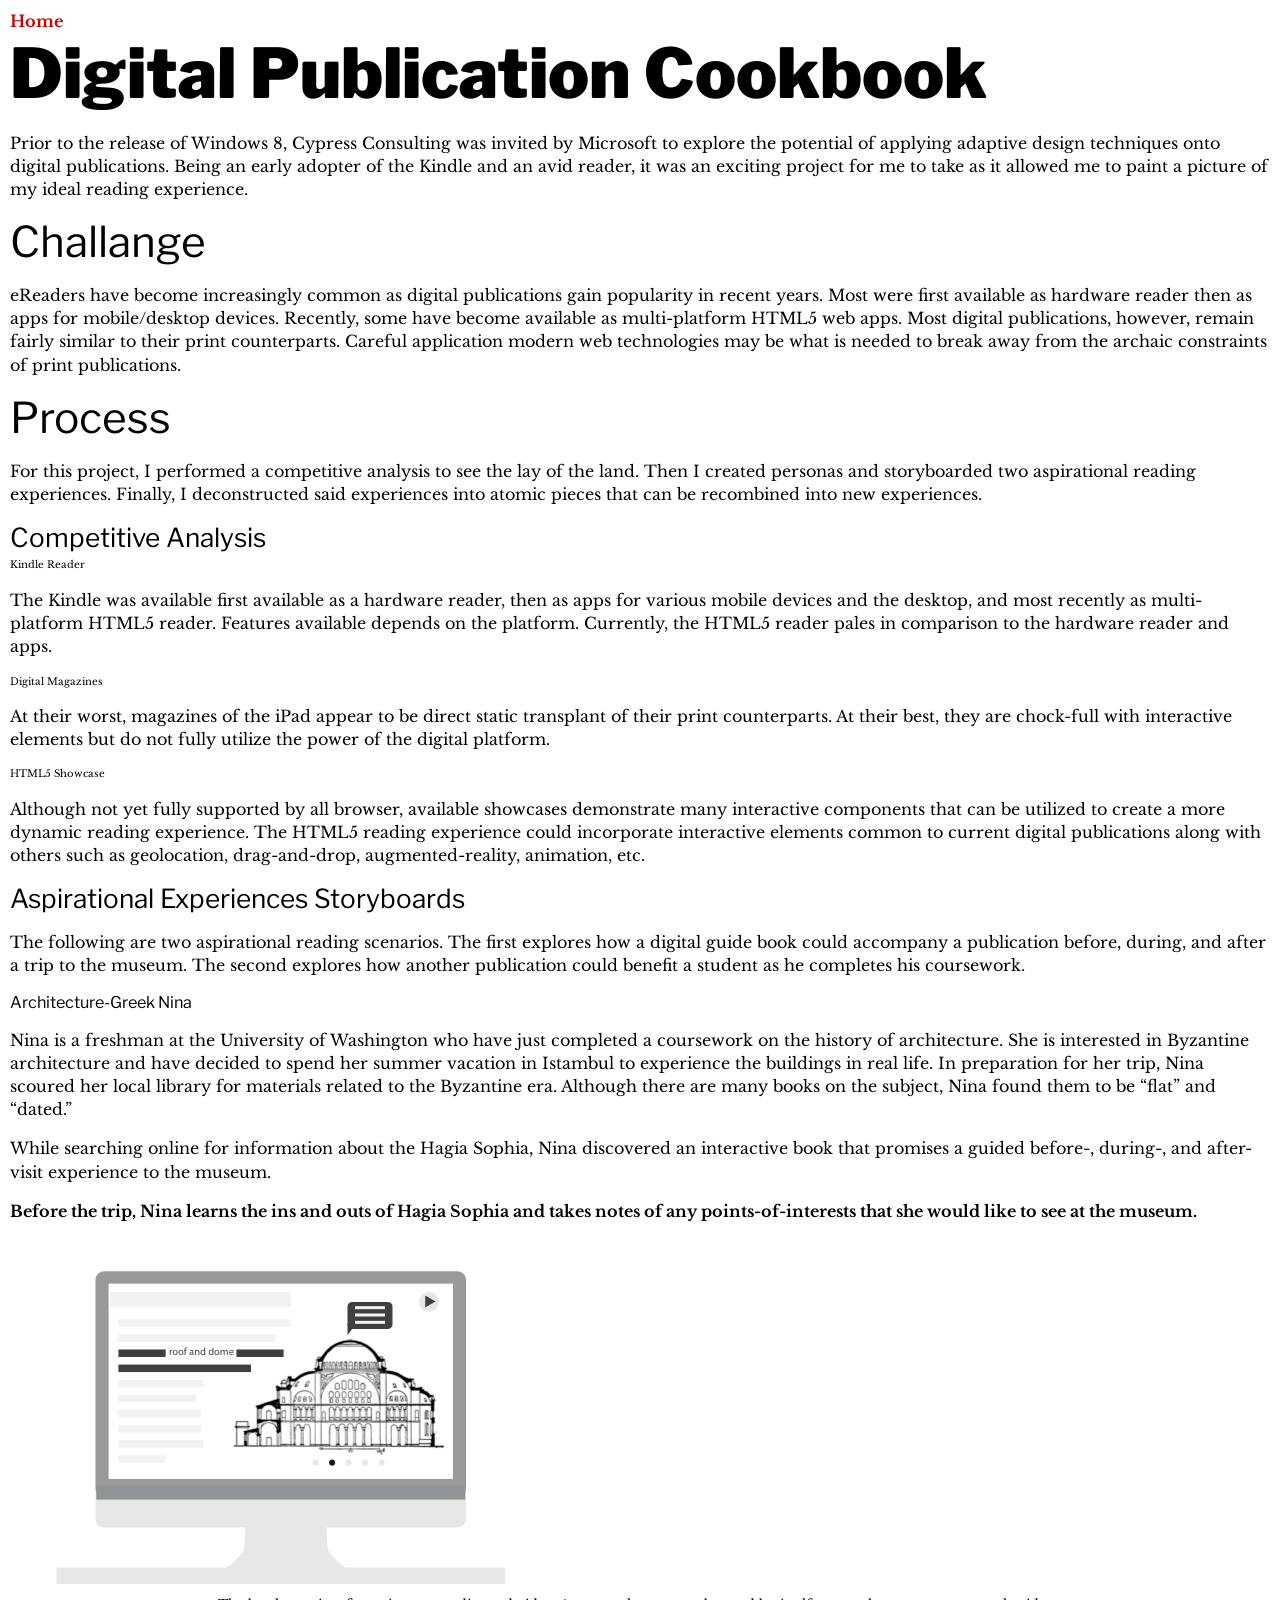
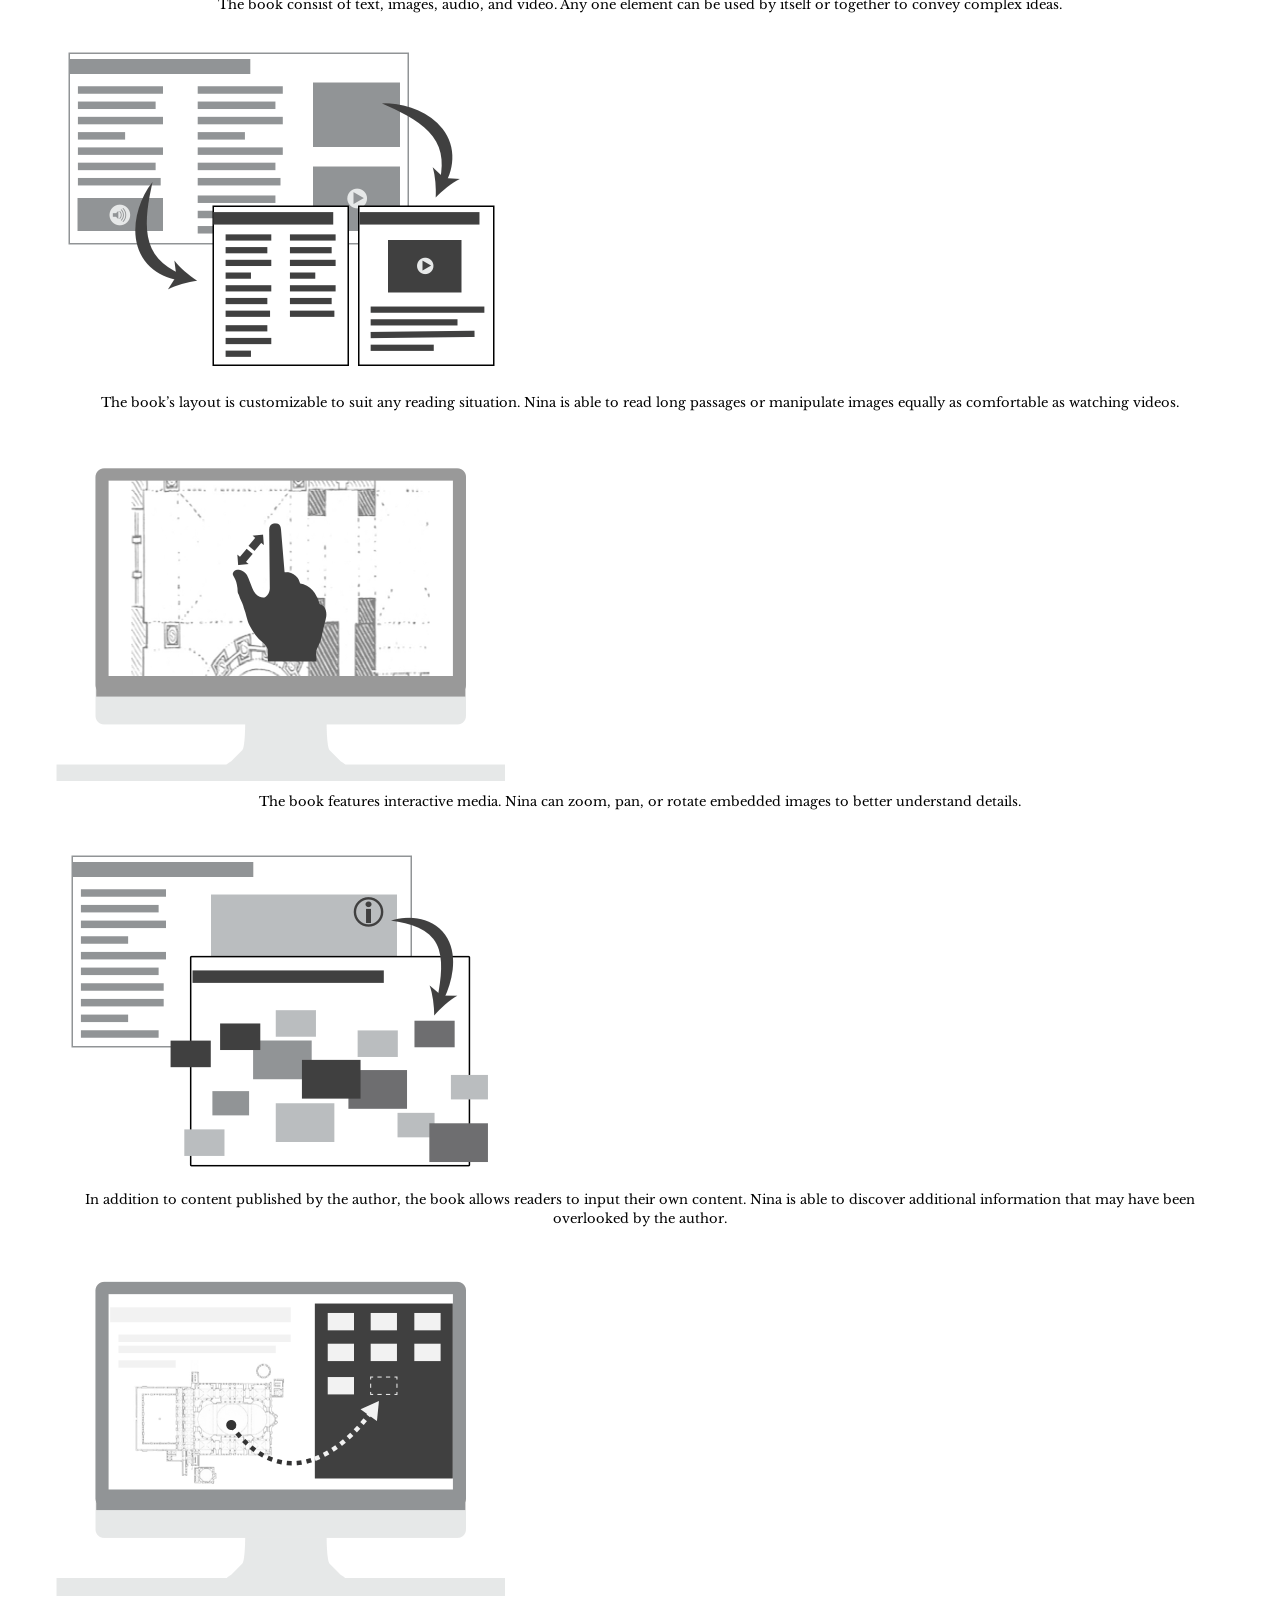
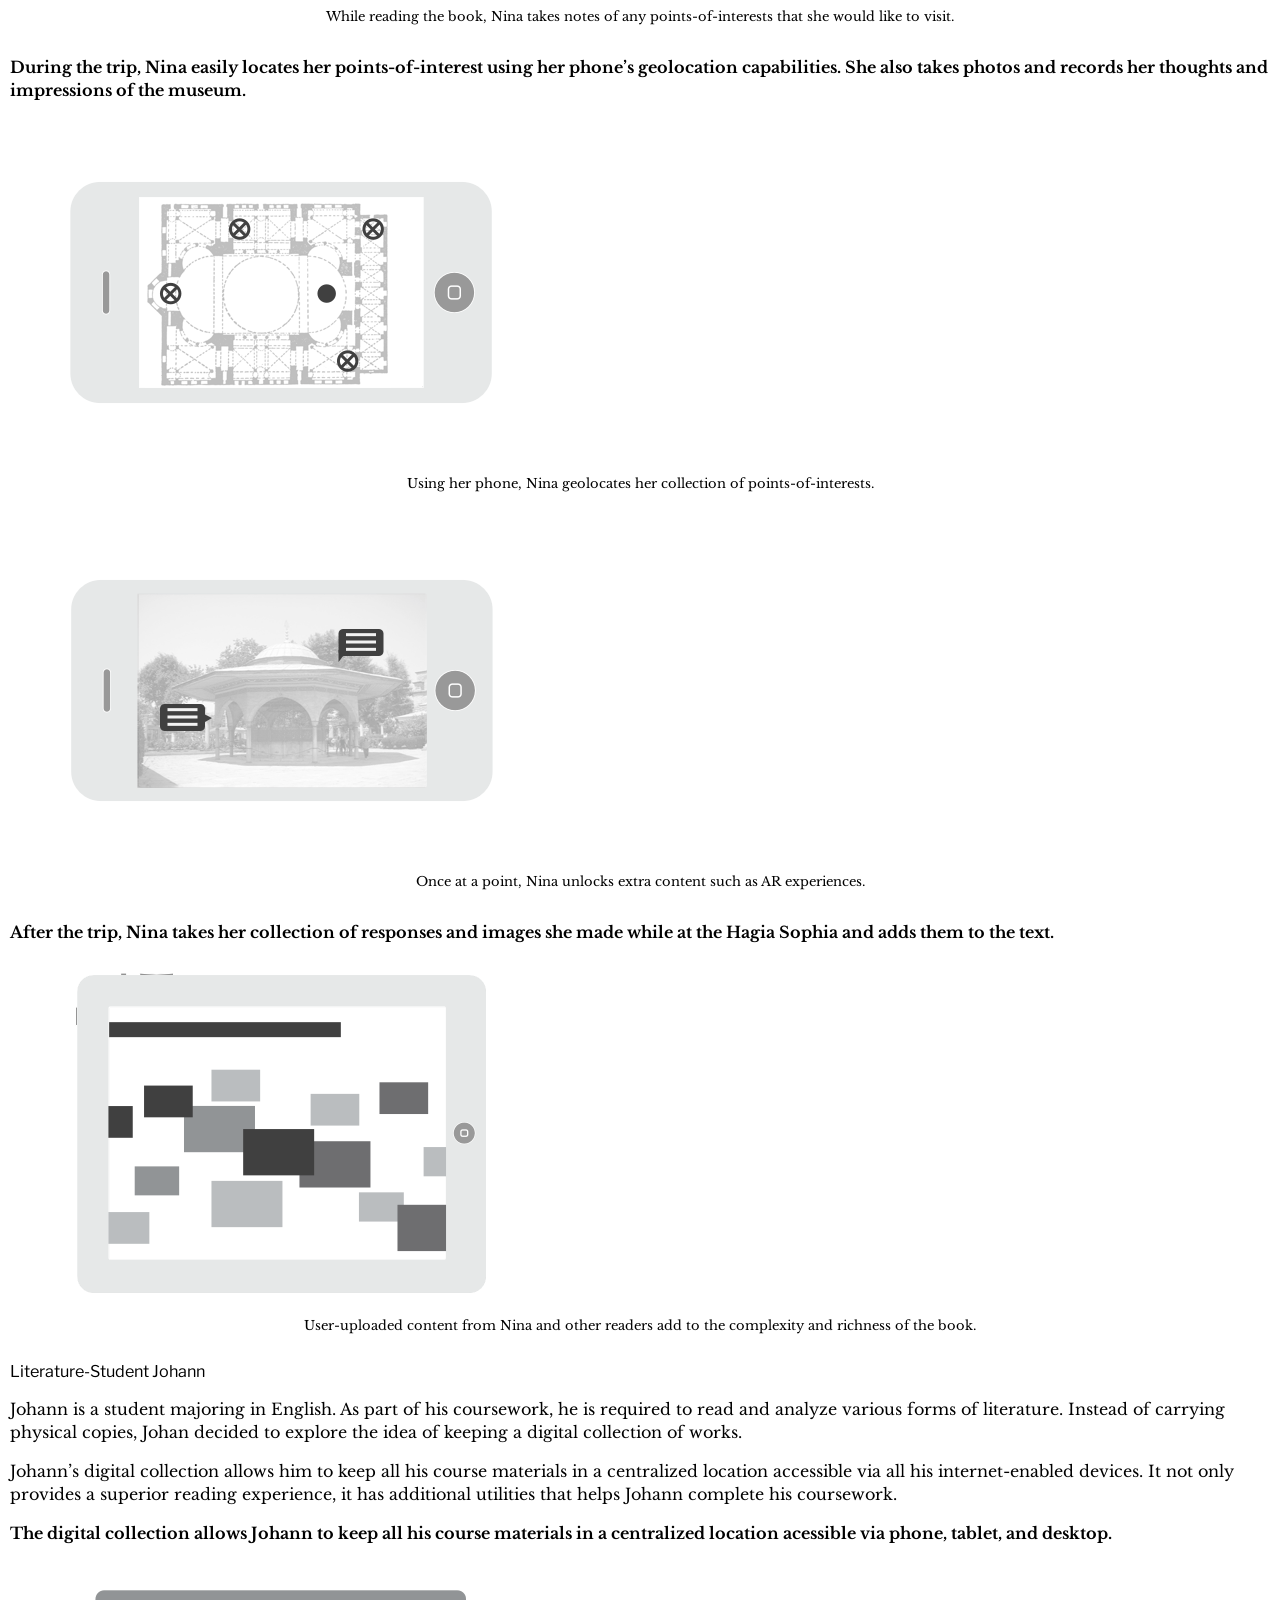
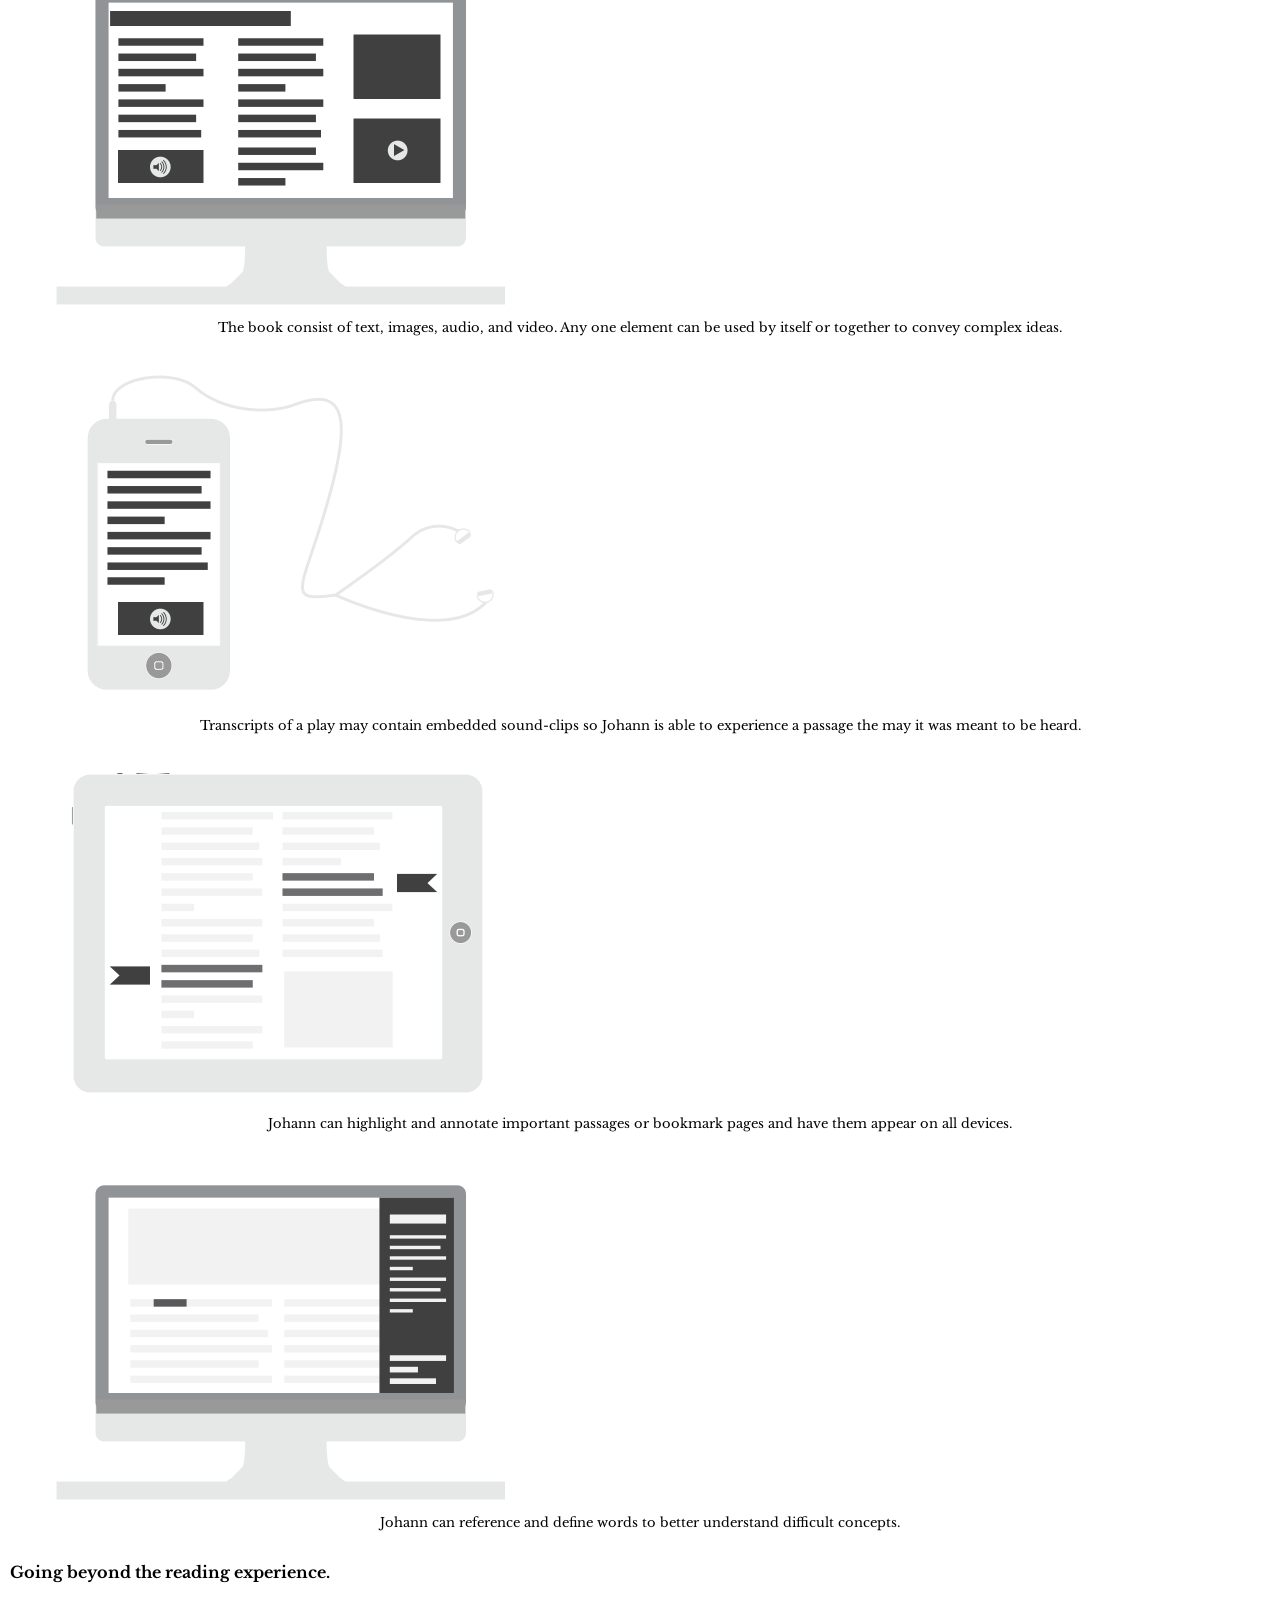
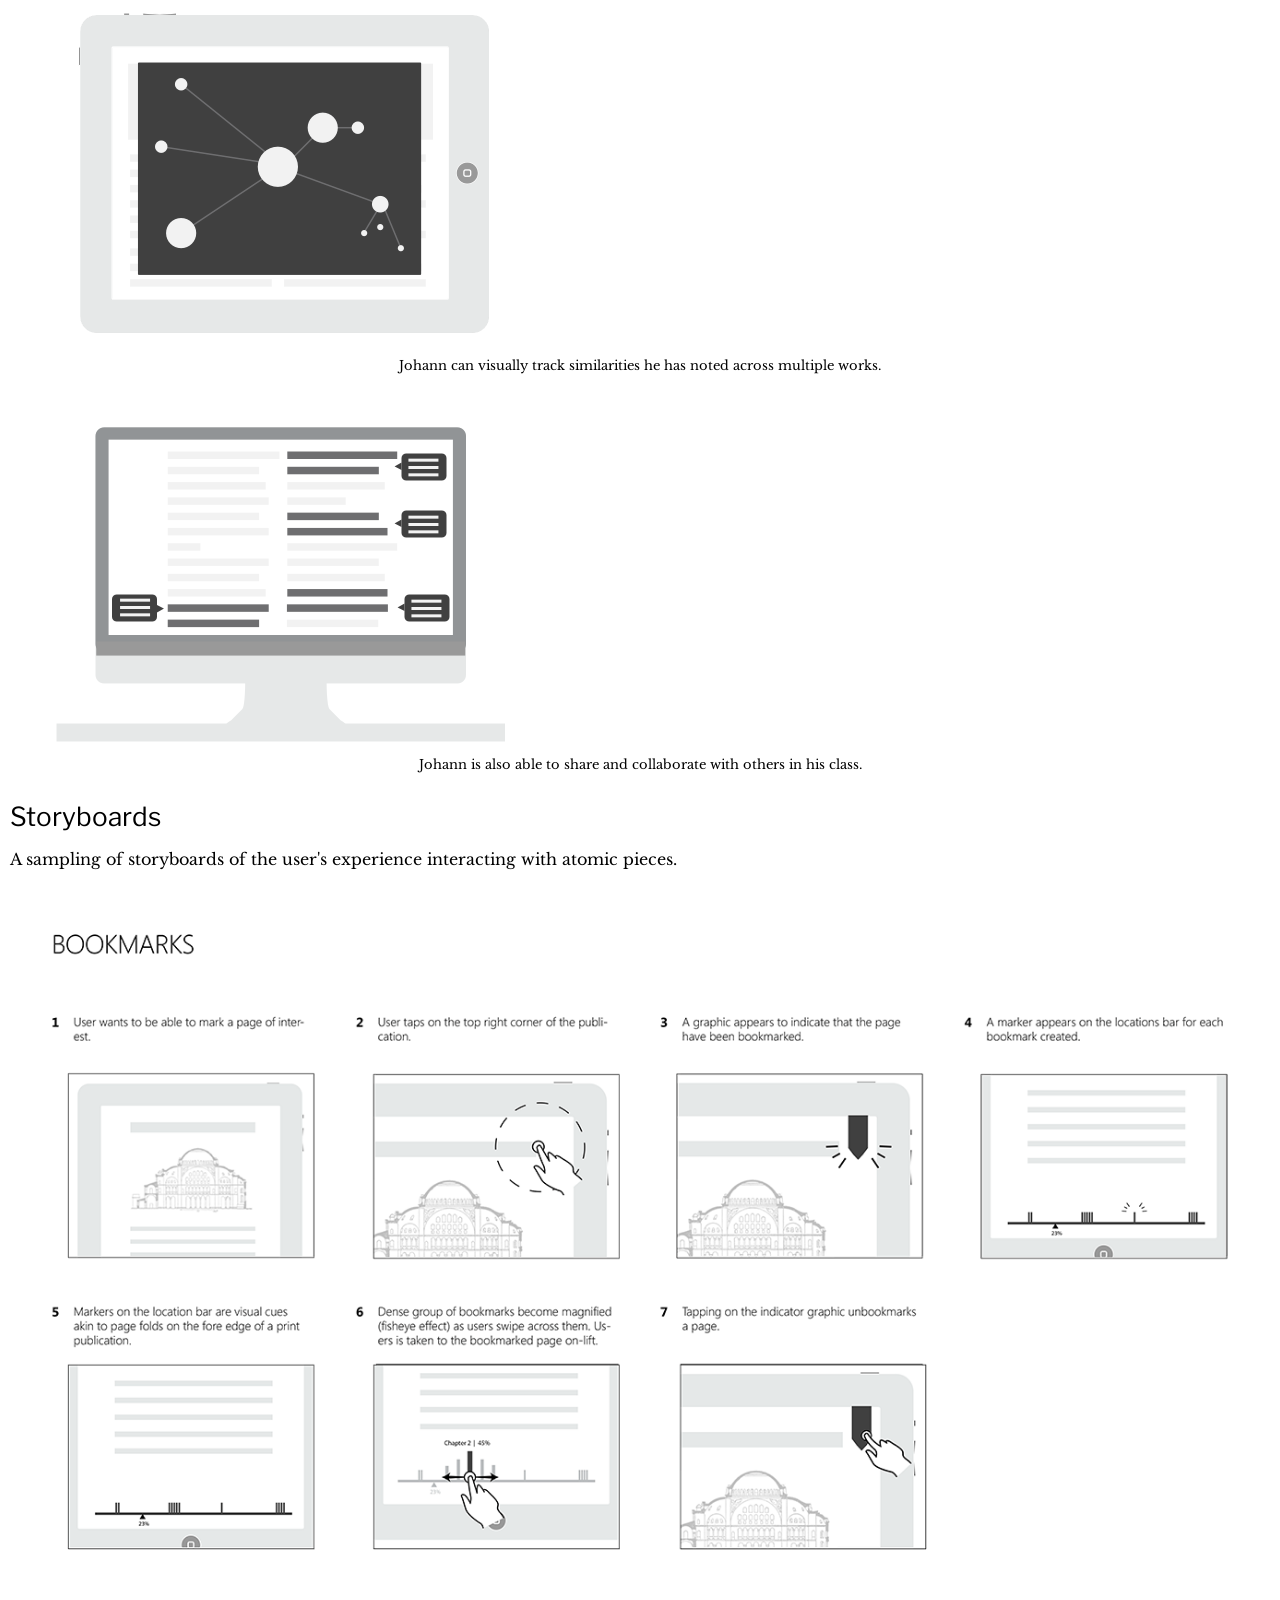
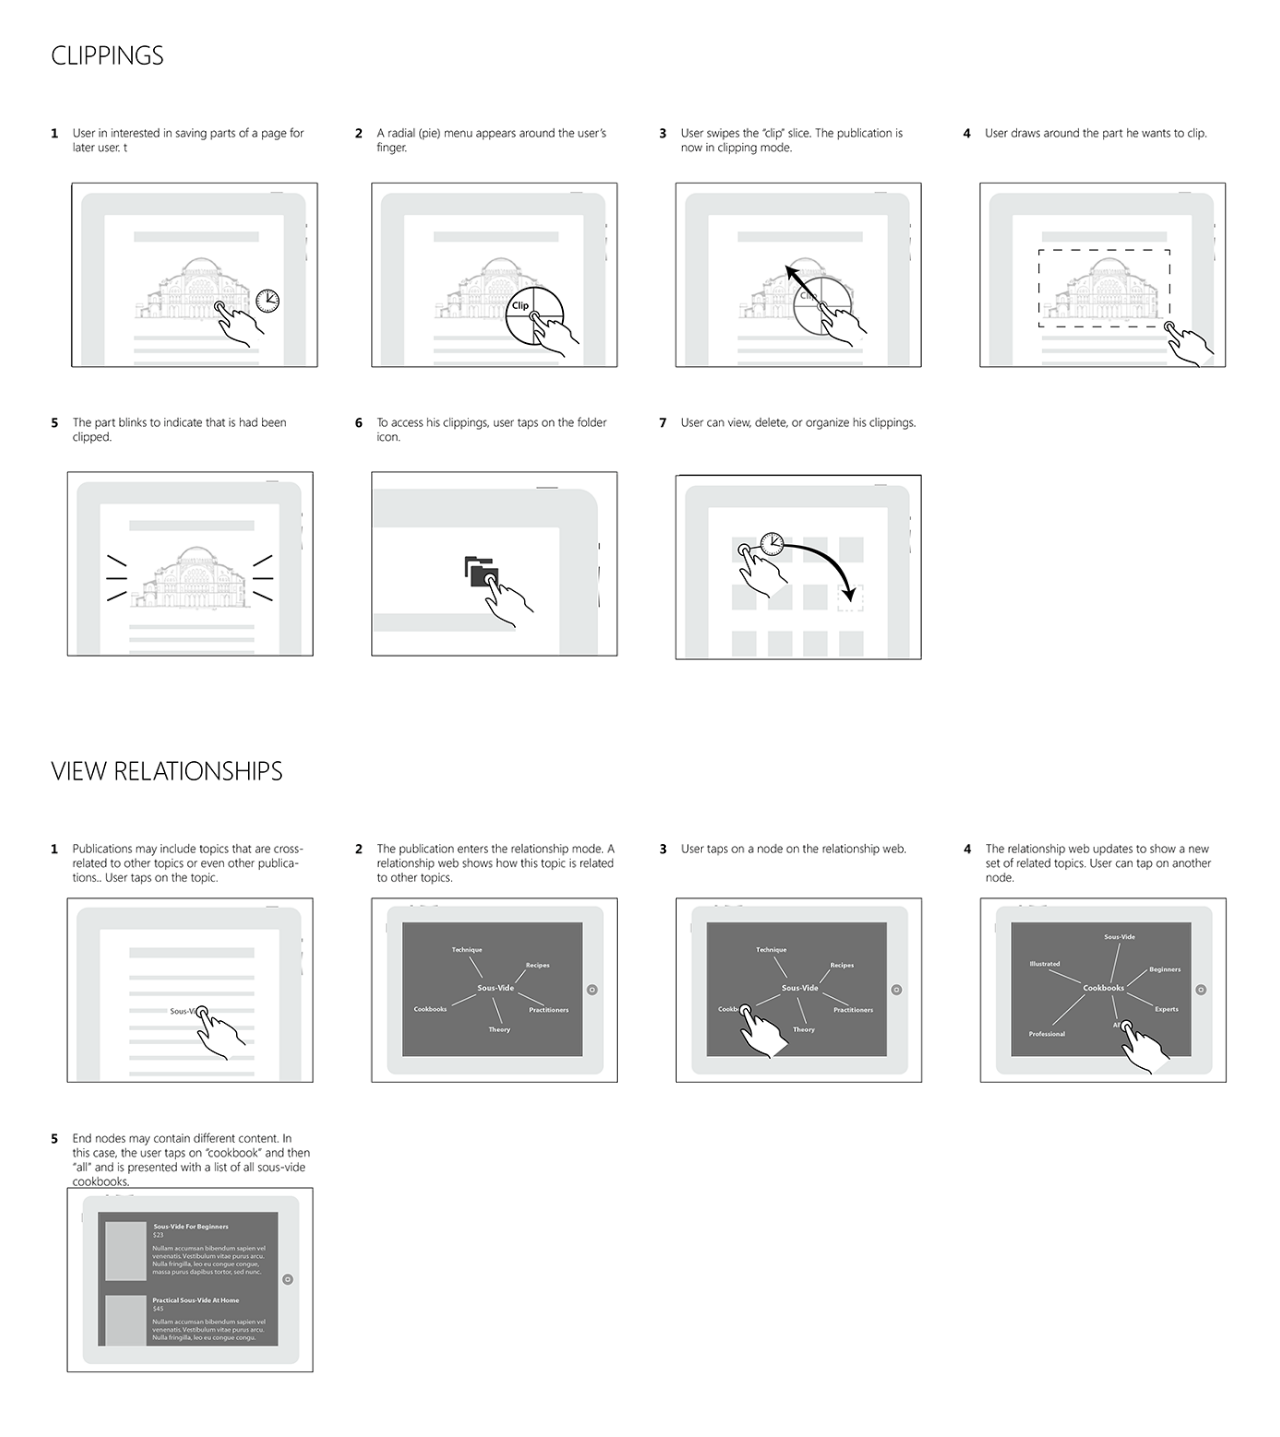
<file: projects/adaptive-digital-publication.html>
<!DOCTYPE html>

<html lang="en">

<head>
    <meta charset="utf-8">
    <meta name="viewport" content="width=device-width, initial-scale=1">
    <title>Digital Publication Cookbook | Tara Tarjoto </title>
    <link href="https://fonts.googleapis.com/css?family=Libre+Baskerville:400,700|Libre+Franklin:400,900" rel="stylesheet">
    <link rel="stylesheet" href="../css/normalize.css">
    <link rel="stylesheet" href="../css/base.css">
</head>

<body>
    <header>
        <a class="project" href="../index.html">Home</a>
    </header>

    <h1>Digital Publication Cookbook</h1>

    <p>
        Prior to the release of Windows 8, Cypress Consulting was invited by Microsoft to explore the potential of applying adaptive design techniques onto digital publications. Being an early adopter of the Kindle and an avid reader, it was an exciting project for me to take as it allowed me to paint a picture of my ideal reading experience.
    </p>

    <h2>Challange</h2>
    <p>
        eReaders have become increasingly common as digital publications gain popularity in recent years. Most were first available as hardware reader then as apps for mobile/desktop devices. Recently, some have become available as multi-platform HTML5 web apps. Most digital publications, however, remain fairly similar to their print counterparts. Careful application modern web technologies may be what is needed to break away from the archaic constraints of print publications.
    </p>

    <h2>Process</h2>
    <p>
        For this project, I performed a competitive analysis to see the lay of the land. Then I created personas and storyboarded two aspirational reading experiences. Finally, I deconstructed said experiences into atomic pieces that can be recombined into new experiences.
    </p>

    <h3>Competitive Analysis</h3>
    <span>Kindle Reader</span>
    <p>
        The Kindle was available first available as a hardware reader, then as apps for various mobile devices and the desktop, and most recently as multi-platform HTML5 reader. Features available depends on the platform. Currently, the HTML5 reader pales in comparison to the hardware reader and apps.
    </p>

    <span>Digital Magazines</span>
    <p>
        At their worst, magazines of the iPad appear to be direct static transplant of their print counterparts. At their best, they are chock-full with interactive elements but do not fully utilize the power of the digital platform.
    </p>

    <span>HTML5 Showcase</span>
    <p>
        Although not yet fully supported by all browser, available showcases demonstrate many interactive components that can be utilized to create a more dynamic reading experience. The HTML5 reading experience could incorporate interactive elements common to current digital publications along with others such as geolocation, drag-and-drop, augmented-reality, animation, etc.
    </p>

    <h3>Aspirational Experiences Storyboards</h3>
    <p>
        The following are two aspirational reading scenarios. The first explores how a digital guide book could accompany a publication before, during, and after a trip to the museum. The second explores how another publication could benefit a student as he completes his coursework.
    </p>

    <h4>Architecture-Greek Nina</h4>
    <p>
        Nina is a freshman at the University of Washington who have just completed a coursework on the history of architecture. She is interested in Byzantine architecture and have decided to spend her summer vacation in Istambul to experience the buildings in real life. In preparation for her trip, Nina scoured her local library for materials related to the Byzantine era. Although there are many books on the subject, Nina found them to be “flat” and “dated.”
    </p>
    <p>
        While searching online for information about the Hagia Sophia, Nina discovered an interactive book that promises a guided before-, during-, and after-visit experience to the museum.
    </p>

    <p class="bold">
        Before the trip, Nina learns the ins and outs of Hagia Sophia and takes notes of any points-of-interests that she would like to see at the museum.
    </p>

    <div>
        <figure>
            <img src="images/atomic/nina-before-01.png" alt="" />
            <figcaption>
                The book consist of text, images, audio, and video. Any one element can be used by itself or together to convey complex ideas.
            </figcaption>
        </figure>

        <figure>
            <img src="images/atomic/nina-before-02.png" alt="" />
            <figcaption>
                The book’s layout is customizable to suit any reading situation. Nina is able to read long passages or manipulate images equally as comfortable as watching videos.
            </figcaption>
        </figure>

        <figure>
            <img src="images/atomic/nina-before-03.png" alt="" />
            <figcaption>
                The book features interactive media. Nina can zoom, pan, or rotate embedded images to better understand details.
            </figcaption>
        </figure>

        <figure>
            <img src="images/atomic/nina-before-04.png" alt="" />
            <figcaption>
                In addition to content published by the author, the book allows readers to input their own content. Nina is able to discover additional information that may have been overlooked by the author.
            </figcaption>
        </figure>

        <figure>
            <img src="images/atomic/nina-before-05.png" alt="" />
            <figcaption>
                While reading the book, Nina takes notes of any points-of-interests that she would like to visit.
            </figcaption>
        </figure>
    </div>

    <p class="bold">
        During the trip, Nina easily locates her points-of-interest using her phone’s geolocation capabilities. She also takes photos and records her thoughts and impressions of the museum.
    </p>

    <div>
        <figure>
            <img src="images/atomic/nina-during-01.png" alt="" />
            <figcaption>
                Using her phone, Nina geolocates her collection of points-of-interests.
            </figcaption>
        </figure>

        <figure>
            <img src="images/atomic/nina-during-02.png" alt="" />
            <figcaption>
                Once at a point, Nina unlocks extra content such as AR experiences.
            </figcaption>
        </figure>
    </div>

    <p class="bold">
        After the trip, Nina takes her collection of responses and images she made while at the Hagia Sophia and adds them to the text.
    </p>

    <div>
        <figure>
            <img src="images/atomic/nina-after-01.png" alt="" />
            <figcaption>
                User-uploaded content from Nina and other readers add to the complexity and richness of the book.
            </figcaption>
        </figure>
    </div>

    <h4>Literature-Student Johann</h4>
    <p>
        Johann is a student majoring in English. As part of his coursework, he is required to read and analyze various forms of literature. Instead of carrying physical copies, Johan decided to explore the idea of keeping a digital collection of works.
    </p>
    <p>
        Johann’s digital collection allows him to keep all his course materials in a centralized location accessible via all his internet-enabled devices. It not only provides a superior reading experience, it has additional utilities that helps Johann complete his coursework.
    </p>

    <p class="bold">
        The digital collection allows Johann to keep all his course materials in a centralized location acessible via phone, tablet, and desktop.
    </p>

    <div>
        <figure>
            <img src="images/atomic/johann-01.png" alt="" />
            <figcaption>
                The book consist of text, images, audio, and video. Any one element can be used by itself or together to convey complex ideas.
            </figcaption>
        </figure>

        <figure>
            <img src="images/atomic/johann-02.png" alt="" />
            <figcaption>
                Transcripts of a play may contain embedded sound-clips so Johann is able to experience a passage the may it was meant to be heard.
            </figcaption>
        </figure>

        <figure>
            <img src="images/atomic/johann-03.png" alt="" />
            <figcaption>
                Johann can highlight and annotate important passages or bookmark pages and have them appear on all devices.
            </figcaption>
        </figure>

        <figure>
            <img src="images/atomic/johann-04.png" alt="" />
            <figcaption>
                Johann can reference and define words to better understand difficult concepts.
            </figcaption>
        </figure>
    </div>

    <p class="bold">
        Going beyond the reading experience.
    </p>

    <div>
        <figure>
            <img src="images/atomic/johann-05.png" alt="" />
            <figcaption>
                Johann can visually track similarities he has noted across multiple works.
            </figcaption>
        </figure>

        <figure>
            <img src="images/atomic/johann-06.png" alt="" />
            <figcaption>
                Johann is also able to share and collaborate with others in his class.
            </figcaption>
        </figure>
    </div>

    <h3>Storyboards</h3>
    <p>
        A sampling of storyboards of the user's experience interacting with atomic pieces.
    </p>

    <div>
        <img src="images/atomic/atom-bookmark.png" alt="" />
    </div>
    <div>
        <img src="images/atomic/atom-clipping.png" alt="" />
    </div>
    <div>
        <img src="images/atomic/atom-rels.png" alt="" />
    </div>

</body>

</html>
</file>
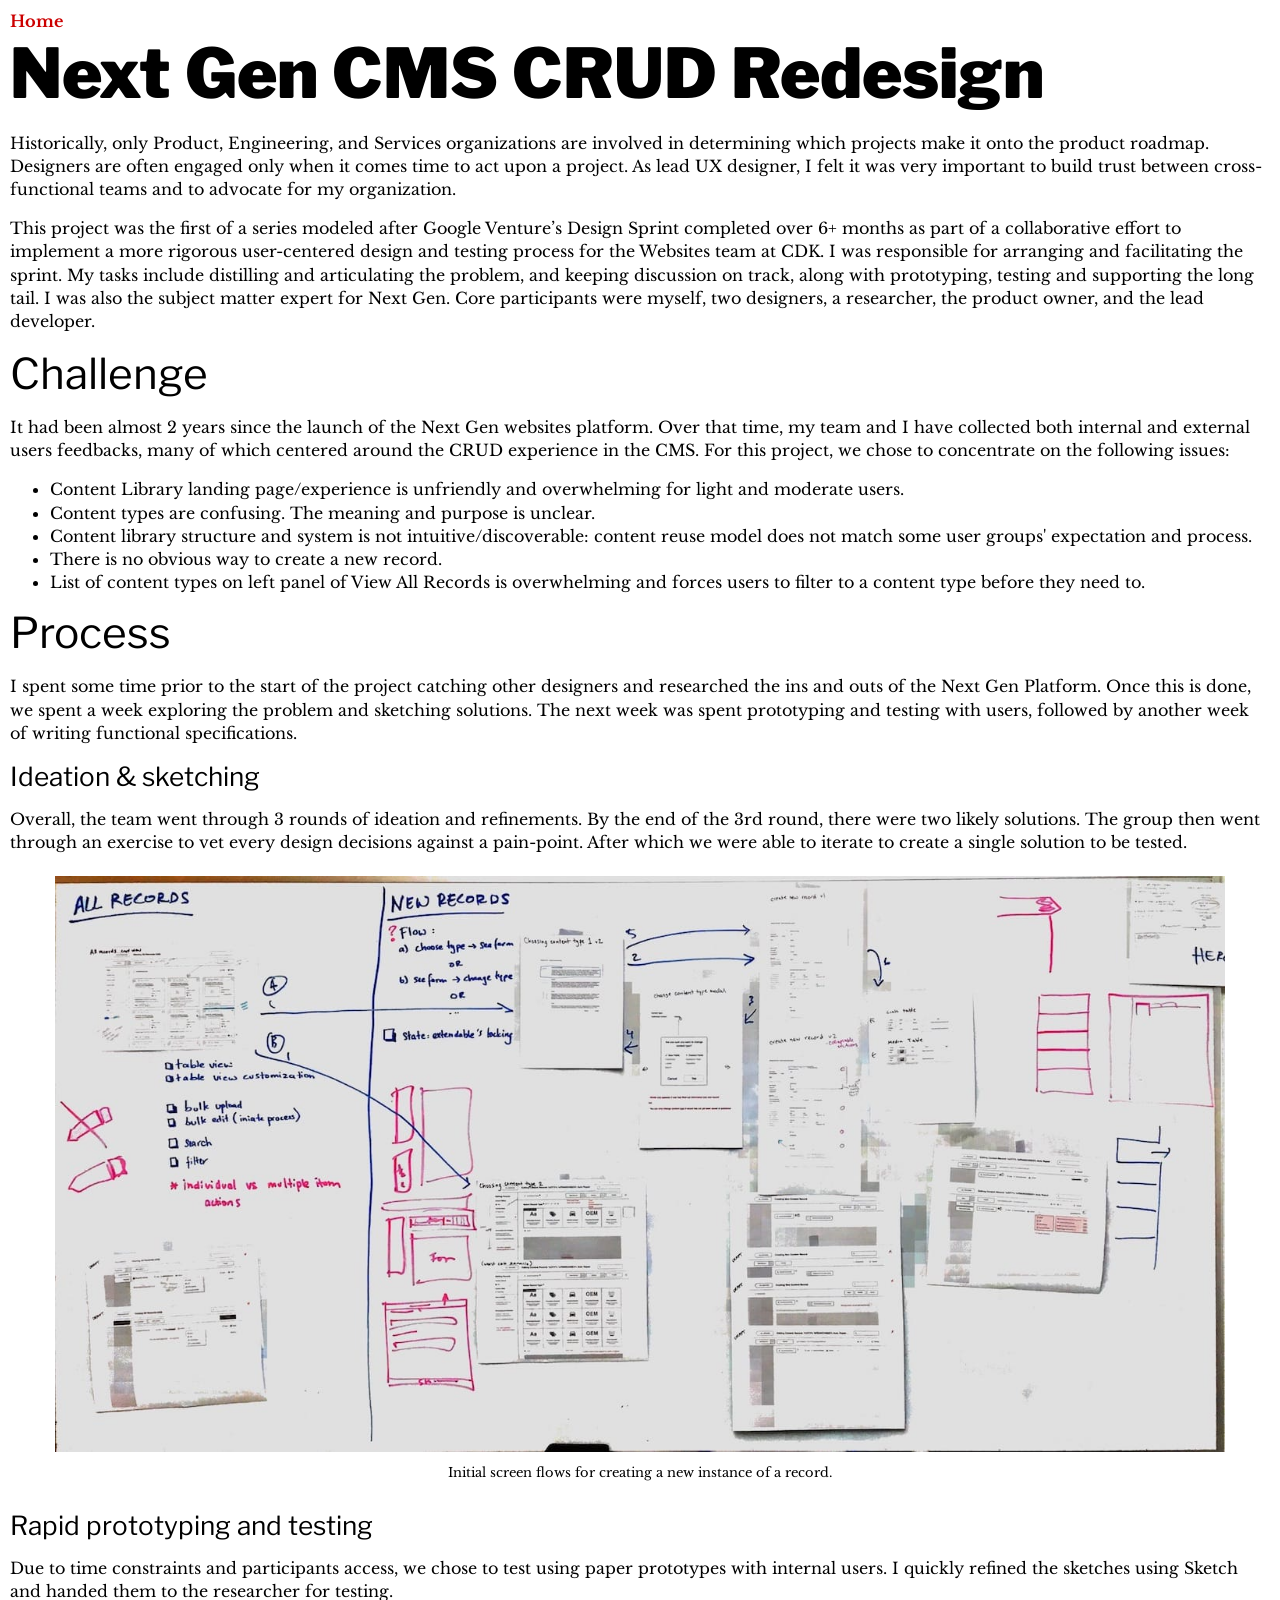
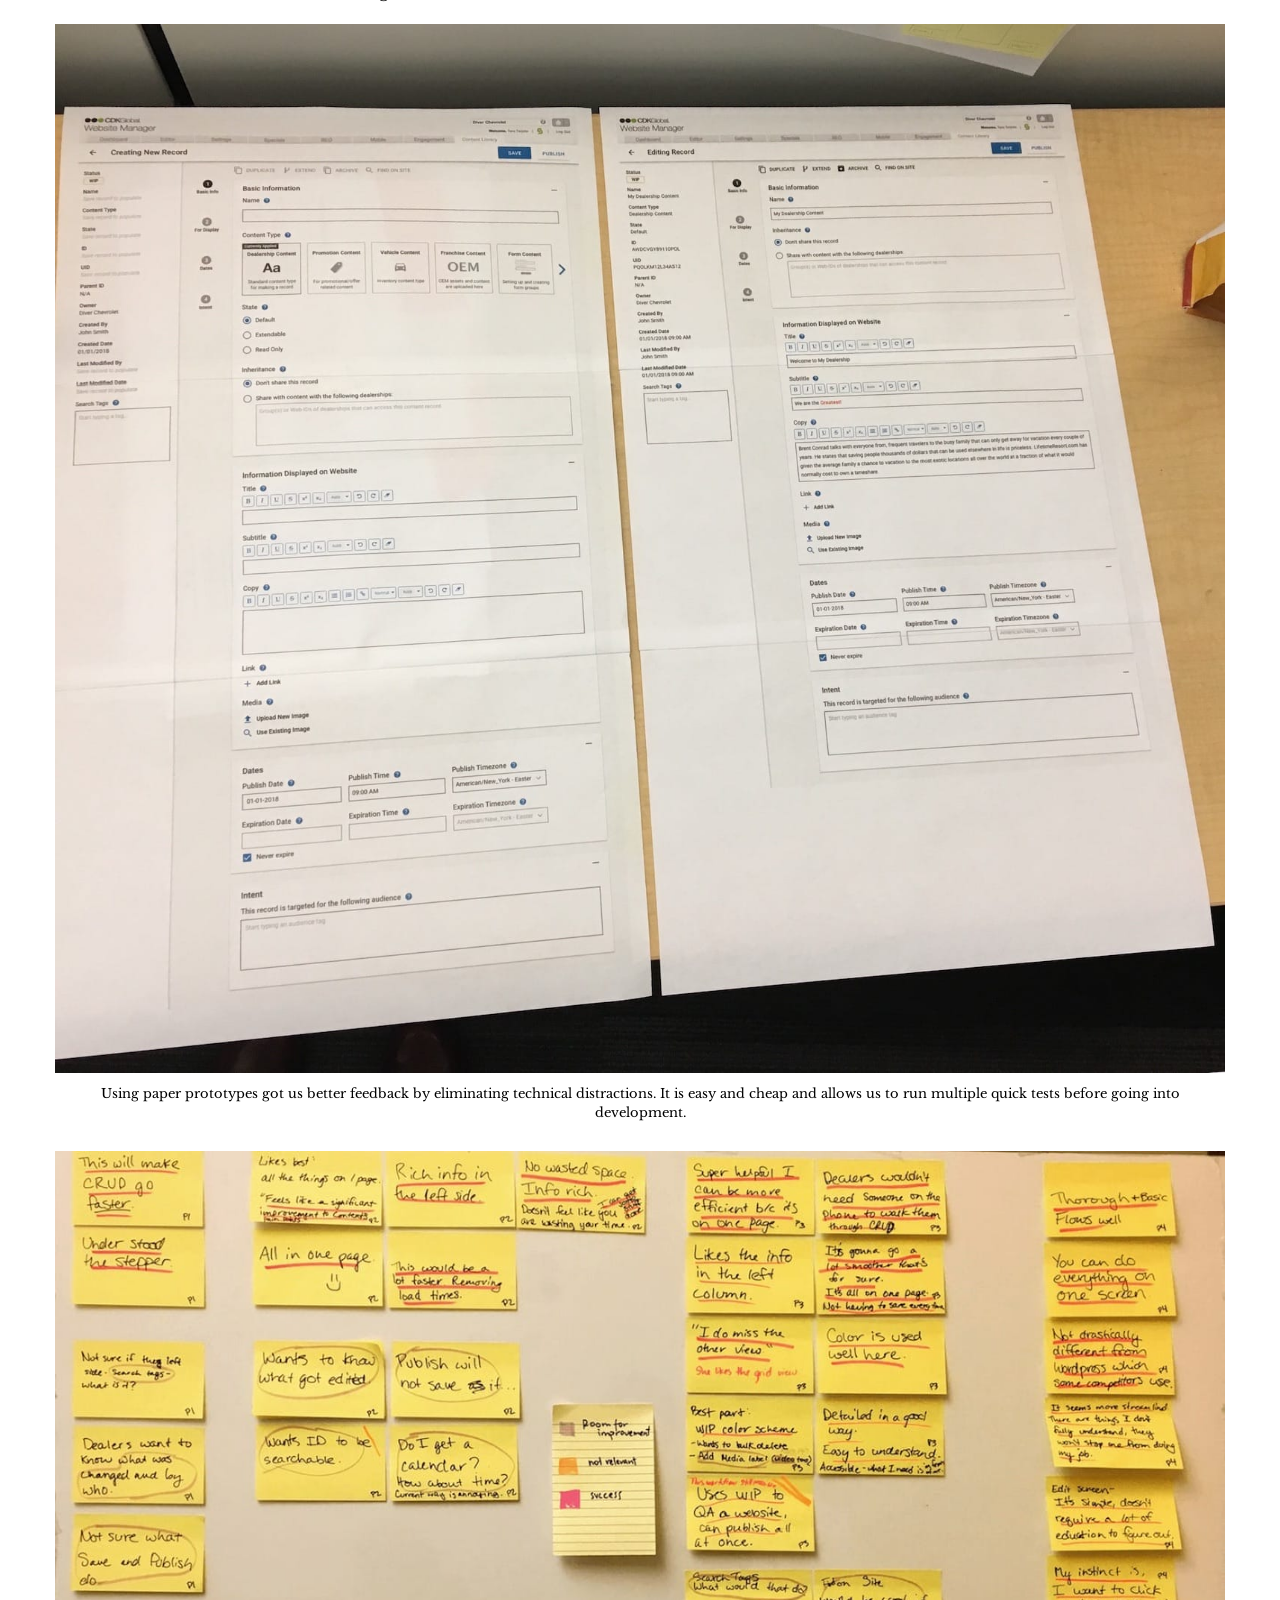
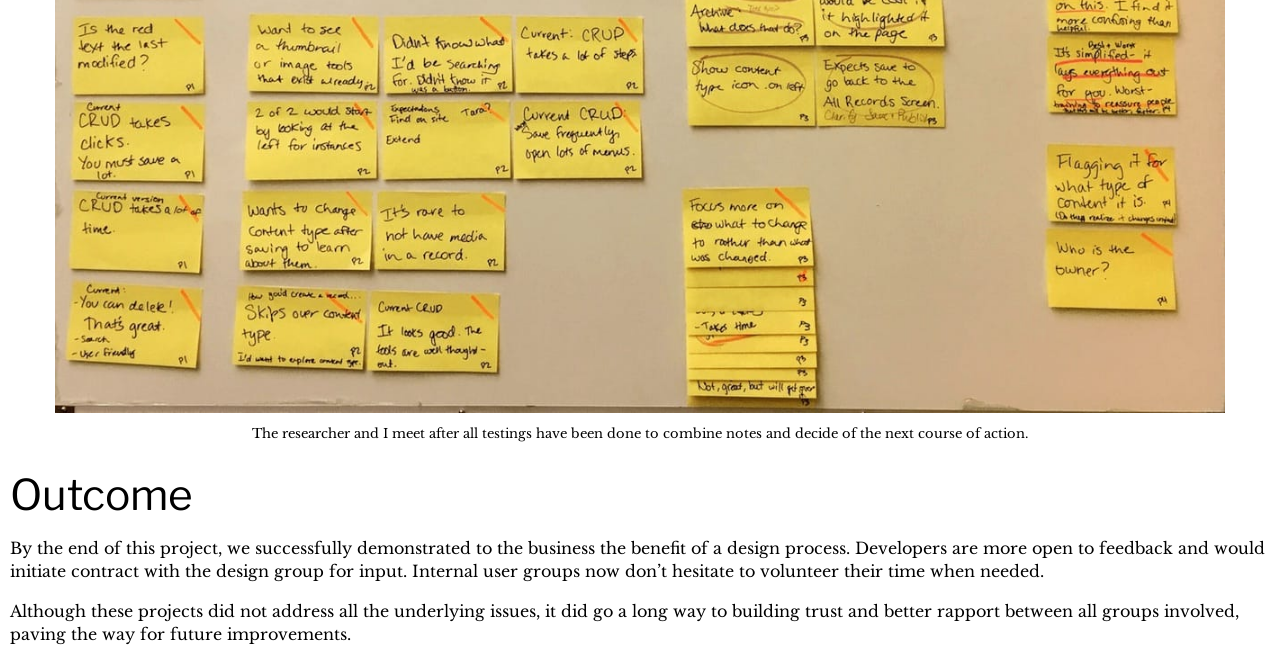
<file: projects/cms-crud.html>
<!DOCTYPE html>

<html lang="en">

<head>
    <meta charset="utf-8">
    <meta name="viewport" content="width=device-width, initial-scale=1">
    <title>CMS CRUD Redesign | Tara Tarjoto </title>
    <link href="https://fonts.googleapis.com/css?family=Libre+Baskerville:400,700|Libre+Franklin:400,900" rel="stylesheet">
    <link rel="stylesheet" href="../css/normalize.css">
    <link rel="stylesheet" href="../css/base.css">
</head>

<body>
    <header>
        <a class="project" href="../index.html">Home</a>
    </header>

    <h1>Next Gen CMS CRUD Redesign</h1>

    <p>Historically, only Product, Engineering, and Services organizations are involved in determining which projects make it onto the product roadmap. Designers are often engaged only when it comes time to act upon a project. As lead UX designer, I felt it was very important to build trust between cross-functional teams and to advocate for my organization. </p>

    <p>This project was the first of a series modeled after Google Venture’s Design Sprint completed over 6+ months as part of a collaborative effort to implement a more rigorous user-centered design and testing process for the Websites team at CDK. I was responsible for arranging and facilitating the sprint. My tasks include distilling and articulating the problem, and keeping discussion on track, along with prototyping, testing and supporting the long tail. I was also the subject matter expert for Next Gen. Core participants were myself, two designers, a researcher, the product owner, and the lead developer.</p>

    <h2>Challenge</h2>
    <p>It had been almost 2 years since the launch of the Next Gen websites platform. Over that time, my team and I have collected both internal and external users feedbacks, many of which centered around the CRUD experience in the CMS. For this project, we chose to concentrate on the following issues:</p>

    <ul>
        <li>Content Library landing page/experience is unfriendly and overwhelming for light and moderate users.</li>
        <li>Content types are confusing. The meaning and purpose is unclear.</li>
        <li>Content library structure and system is not intuitive/discoverable: content reuse model does not match some user groups' expectation and process.</li>
        <li>There is no obvious way to create a new record.</li>
        <li>List of content types on left panel of View All Records is overwhelming and forces users to filter to a content type before they need to.</li>
    </ul>

    <h2>Process</h2>
    <p>I spent some time prior to the start of the project catching other designers and researched the ins and outs of the Next Gen Platform. Once this is done, we spent a week exploring the problem and sketching solutions. The next week was spent prototyping and testing with users, followed by another week of writing functional specifications.</p>

    <h3> Ideation &amp; sketching</h3>
    <p>Overall, the team went through 3 rounds of ideation and refinements. By the end of the 3rd round, there were two likely solutions. The group then went through an exercise to vet every design decisions against a pain-point. After which we were able to iterate to create a single solution to be tested. </p>

    <figure>
        <img src="images/crud/crud_idea.jpg" alt="" />
        <figcaption>
            Initial screen flows for creating a new instance of a record.
        </figcaption>
    </figure>

    <h3>Rapid prototyping and testing</h3>
    <p>Due to time constraints and participants access, we chose to test using paper prototypes with internal users. I quickly refined the sketches using Sketch and handed them to the researcher for testing.</p>

    <figure>
        <img src="images/crud/crud_prototype.jpg" alt="" />
        <figcaption>
            Using paper prototypes got us better feedback by eliminating technical distractions. It is easy and cheap and allows us to run multiple quick tests before going into development.
        </figcaption>
    </figure>

    <figure>
        <img src="images/crud/crud_notes.jpg" alt="" />
        <figcaption>
            The researcher and I meet after all testings have been done to combine notes and decide of the next course of action.
        </figcaption>
    </figure>
    
    <h2>Outcome</h2>
    <p>By the end of this project, we successfully demonstrated to the business the benefit of a design process. Developers are more open to feedback and would initiate contract with the design group for input.  Internal user groups now don’t hesitate to volunteer their time when needed. </p>
    <p>Although these projects did not address all the underlying issues, it did go a long way to building trust and better rapport between all groups involved, paving the way for future improvements.</p>


</body>

</html>
</file>
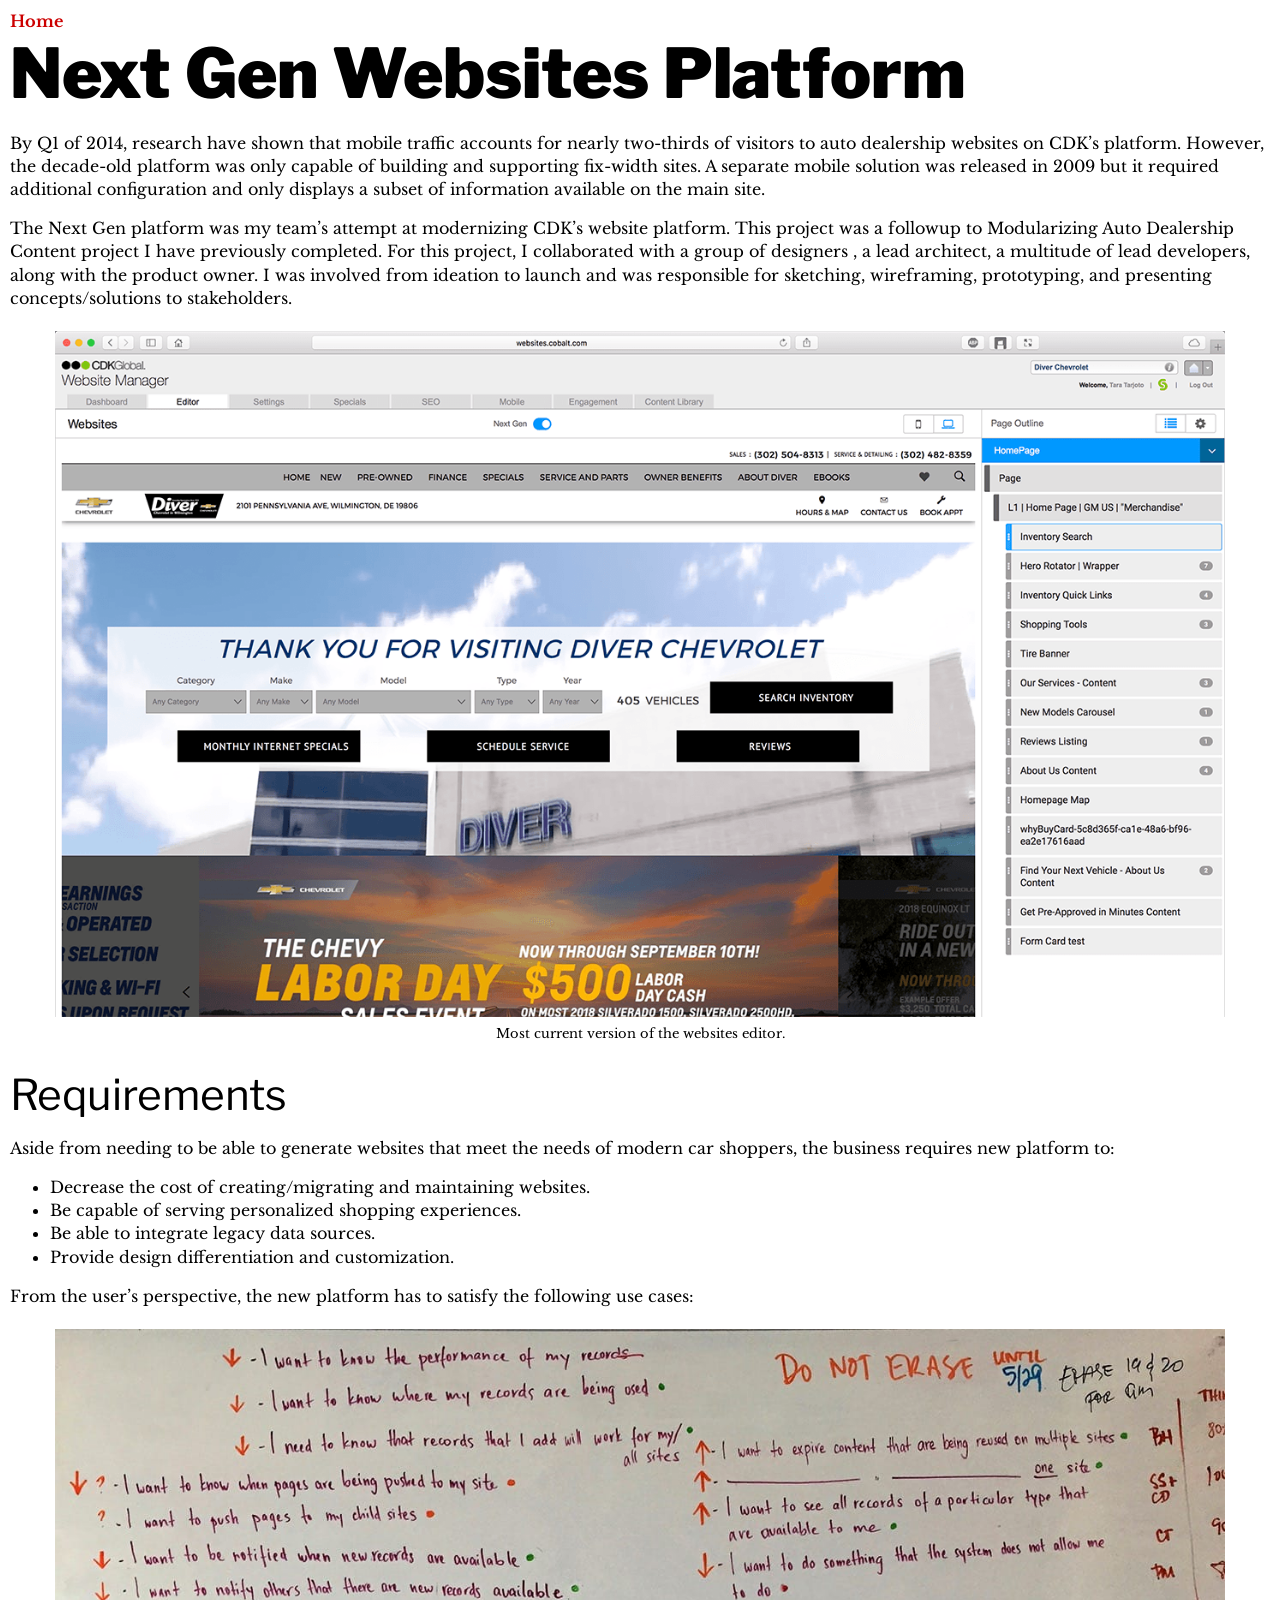
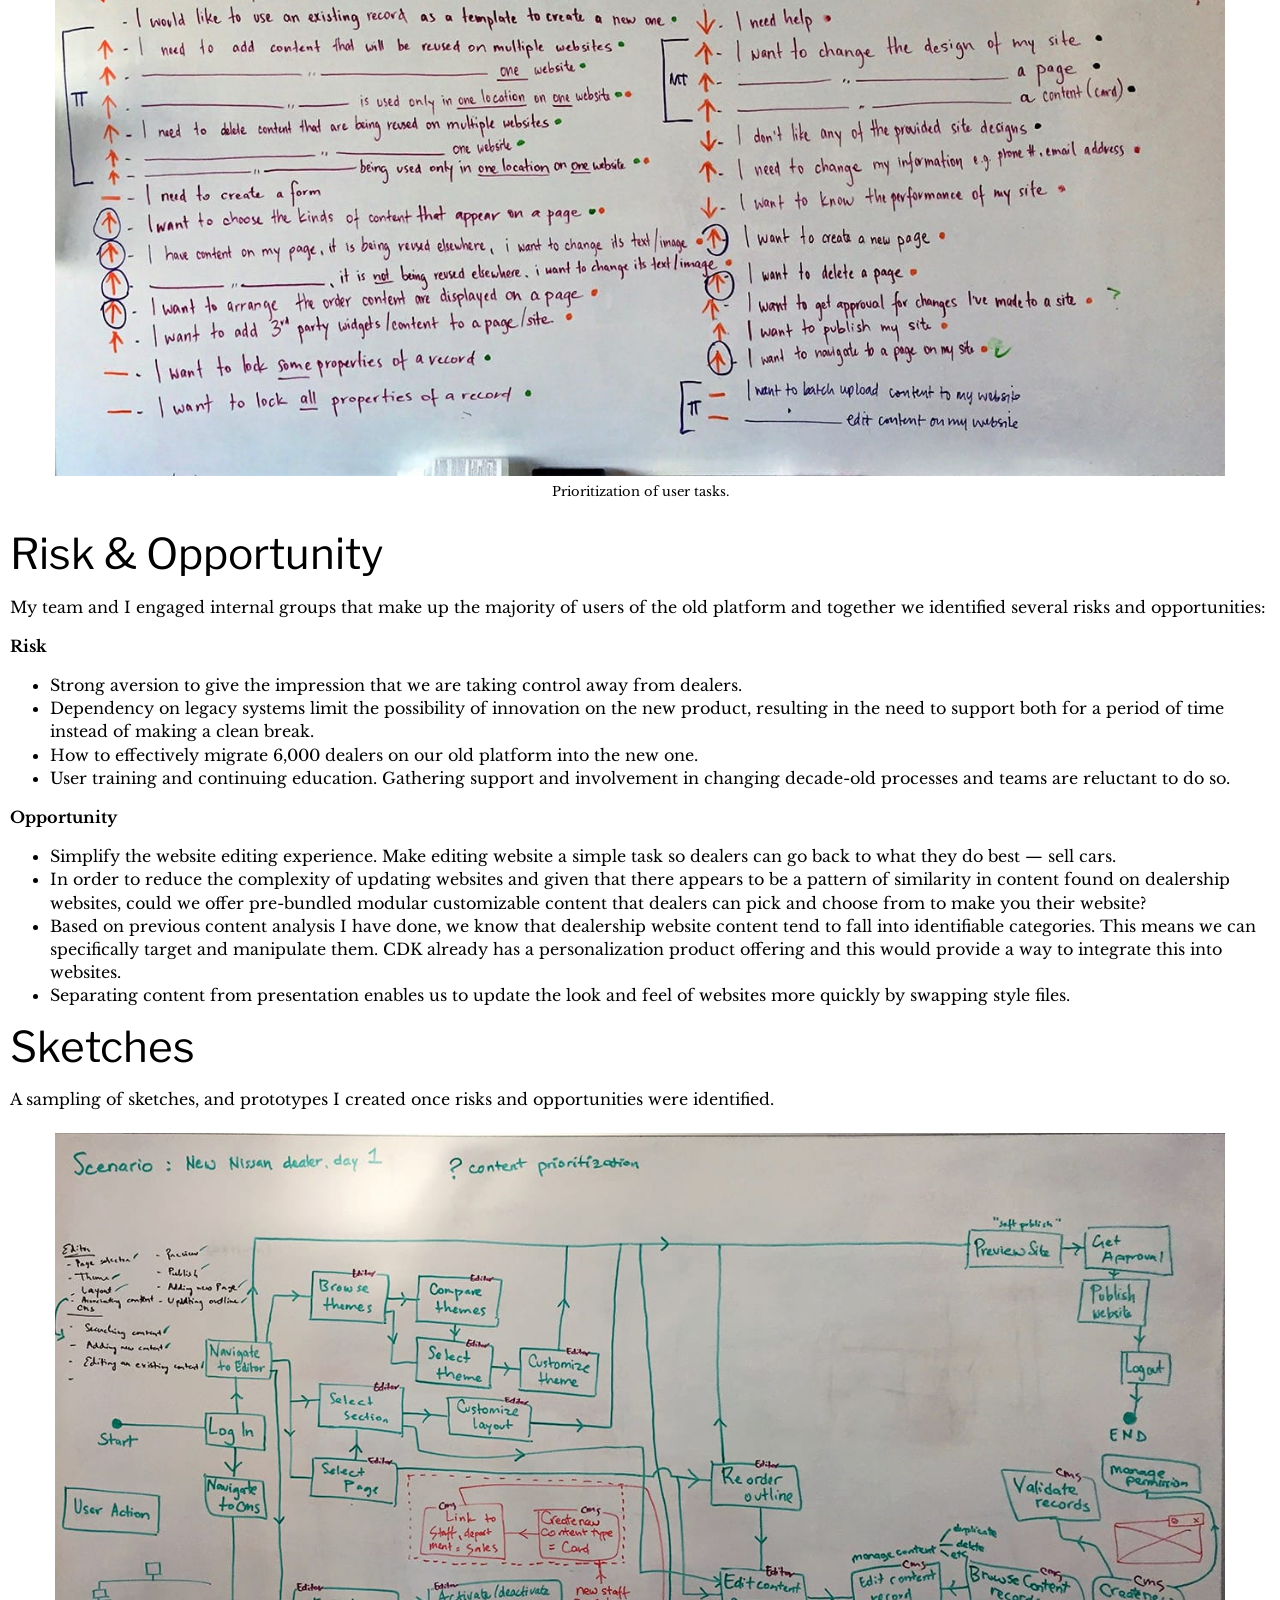
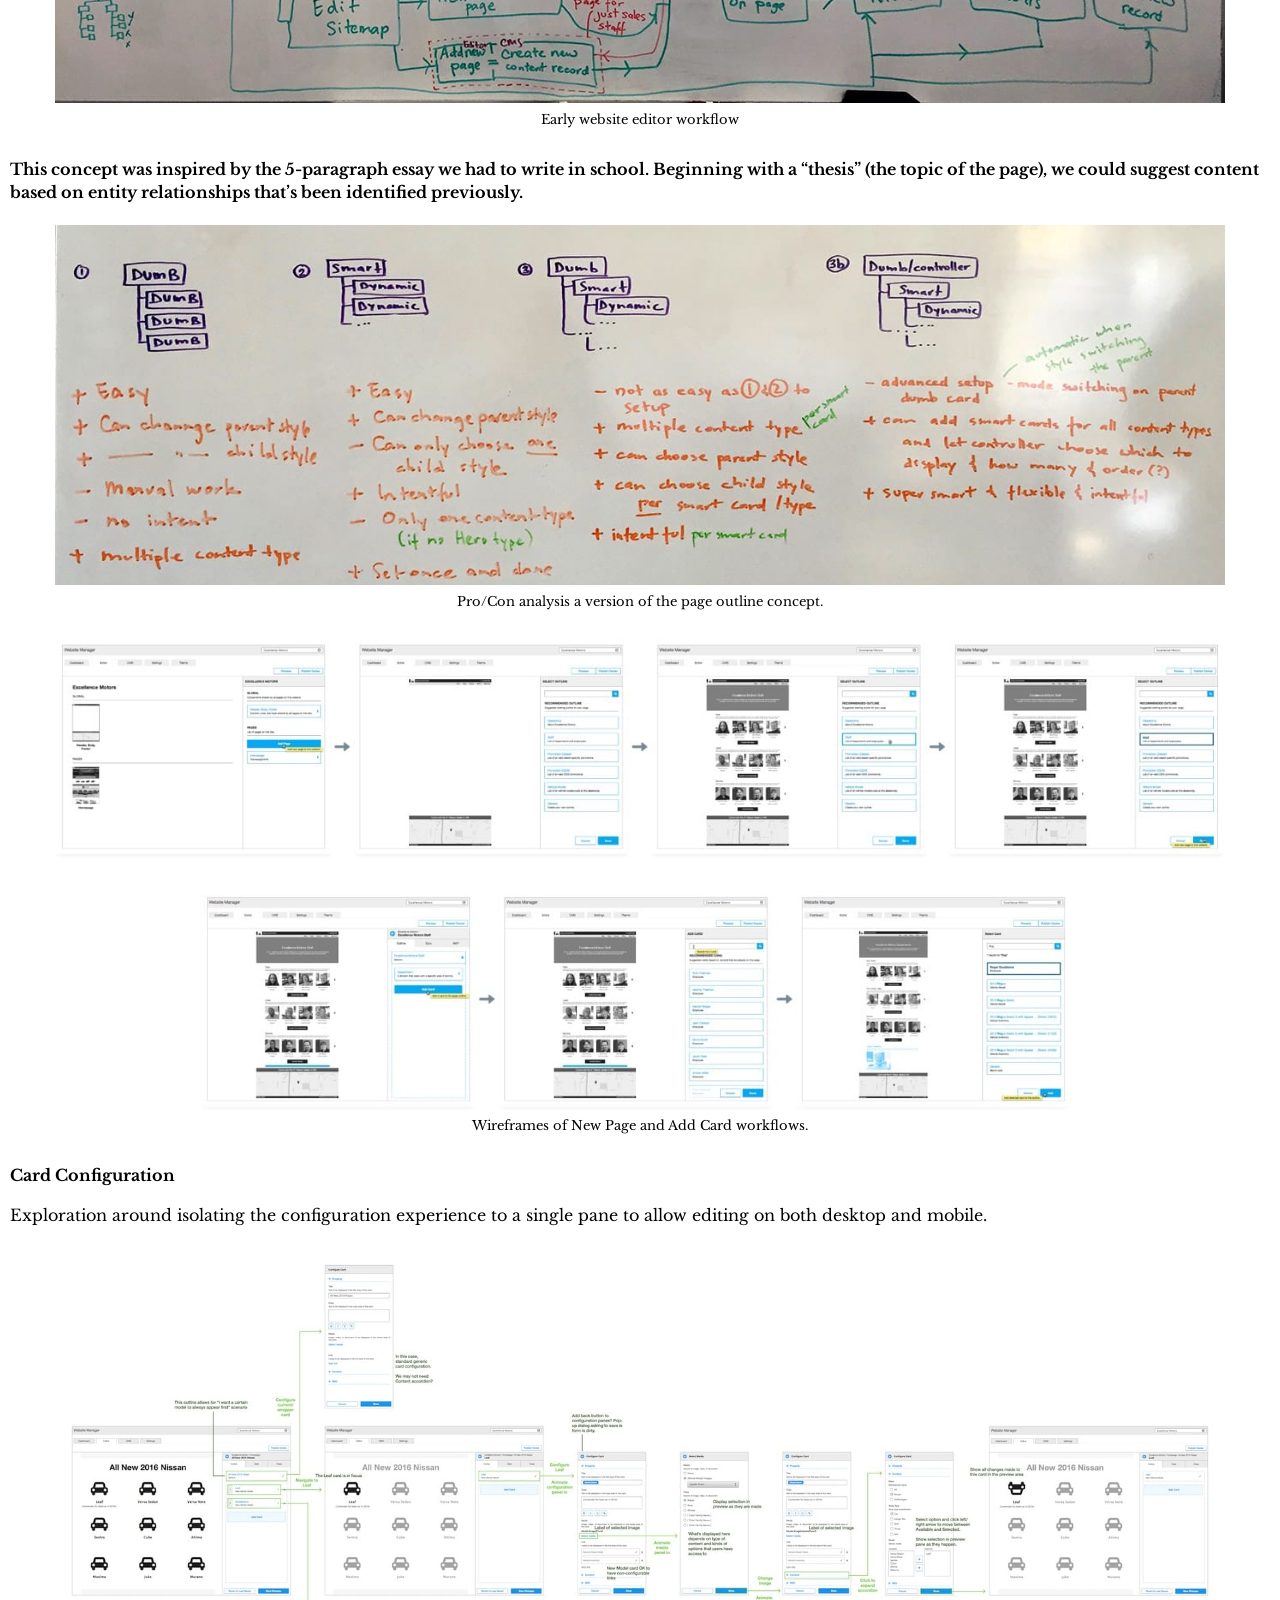
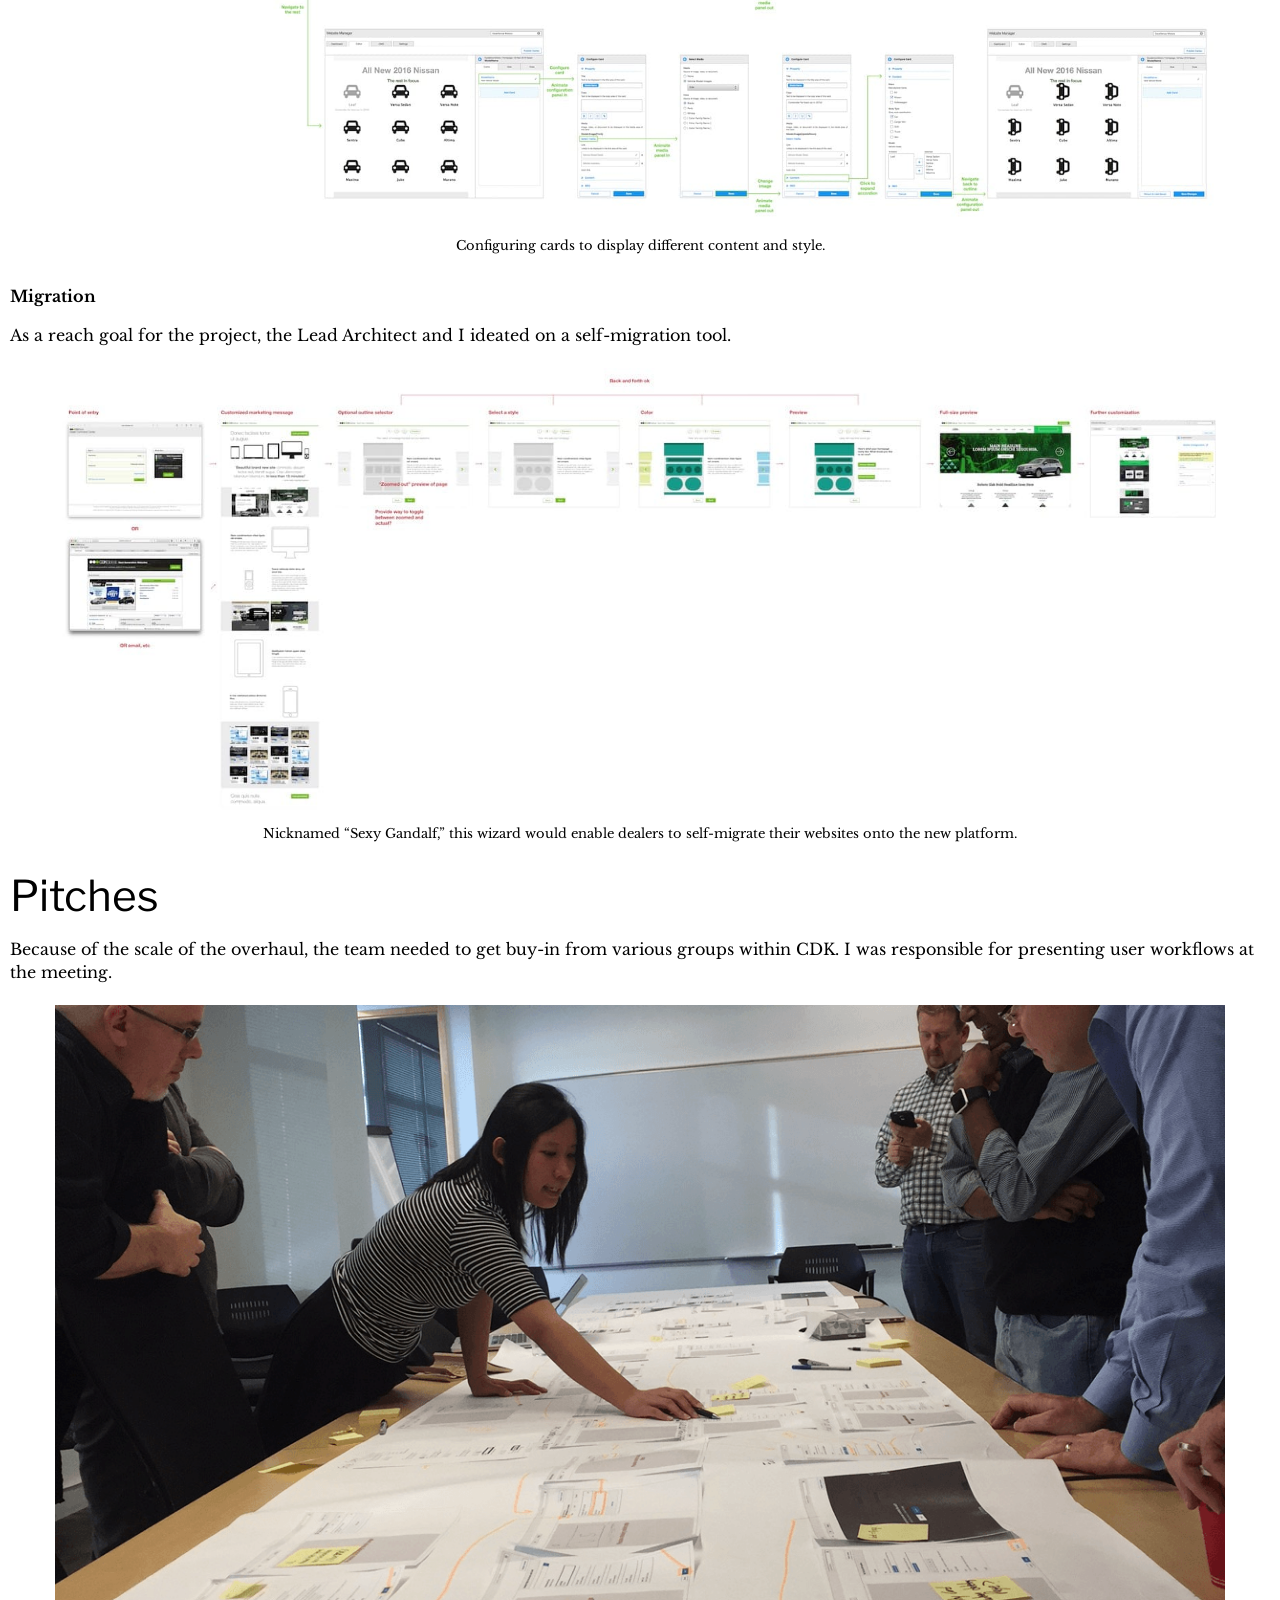
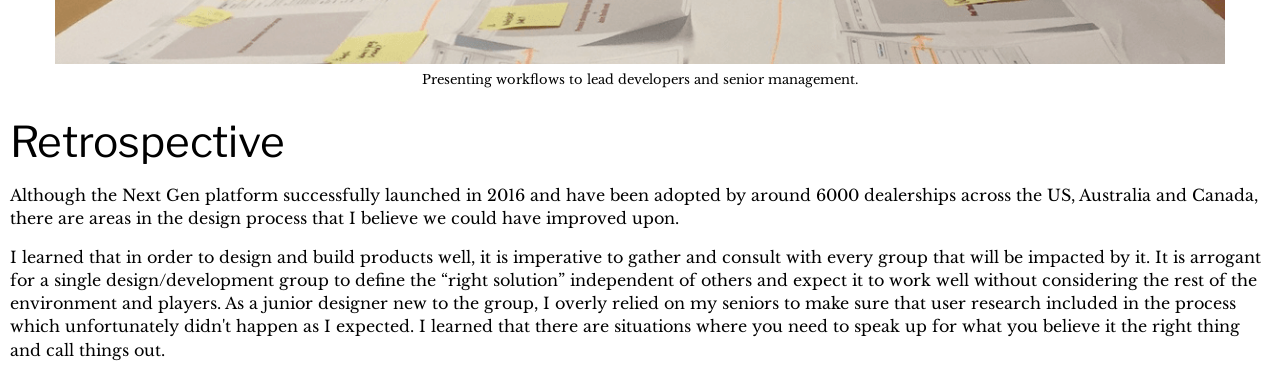
<file: projects/next-gen.html>
<html lang="en">

<head>
    <meta charset="utf-8">
    <meta name="viewport" content="width=device-width, initial-scale=1.0">
    <title>Next Gen | Tara Tarjoto </title>
    <link href="https://fonts.googleapis.com/css?family=Libre+Baskerville:400,700|Libre+Franklin:400,900" rel="stylesheet">
    <link rel="stylesheet" href="../css/normalize.css">
    <link rel="stylesheet" href="../css/base.css">
</head>

<body>
    <header>
        <a class="project" href="../index.html">Home</a>
    </header>

    <h1>Next Gen Websites Platform</h1>

    <p>By Q1 of 2014, research have shown that mobile traffic accounts for nearly two-thirds of visitors to auto dealership websites on CDK’s platform. However, the decade-old platform was only capable of building and supporting fix-width sites. A separate mobile solution was released in 2009 but it required additional configuration and only displays a subset of information available on the main site.</p>
    <p>The Next Gen platform was my team’s attempt at modernizing CDK’s website platform. This project was a followup to Modularizing Auto Dealership Content project I have previously completed. For this project, I collaborated with a group of designers , a lead architect, a multitude of lead developers, along with the product owner. I was involved from ideation to launch and was responsible for sketching, wireframing, prototyping, and presenting concepts/solutions to stakeholders.</p>

    <figure>
        <img src="images/next-gen/ng-current.png" alt="" />
        <figcaption>
            Most current version of the websites editor.
        </figcaption>
    </figure>

    <h2>Requirements</h2>
    <p>
        Aside from needing to be able to generate websites that meet the needs of modern car shoppers, the business requires new platform to:
    </p>
    <ul>
        <li>Decrease the cost of creating/migrating and maintaining websites.</li>
        <li>Be capable of serving personalized shopping experiences.</li>
        <li>Be able to integrate legacy data sources.</li>
        <li>Provide design differentiation and customization.</li>
    </ul>

    <p>From the user’s perspective, the new platform has to satisfy the following use cases:</p>
    <figure>
        <img src="images/next-gen/ng-tasks.jpg" alt="" />
        <figcaption>
            Prioritization of user tasks.
        </figcaption>
    </figure>

    <h2>Risk &amp; Opportunity</h2>
    <p>
        My team and I engaged internal groups that make up the majority of users of the old platform and together we identified several risks and opportunities:
    </p>

    <p class="bold">
        Risk
    </p>
    <ul>
        <li>Strong aversion to give the impression that we are taking control away from dealers.</li>
        <li>Dependency on legacy systems limit the possibility of innovation on the new product, resulting in the need to support both for a period of time instead of making a clean break.</li>
        <li>How to effectively migrate 6,000 dealers on our old platform into the new one.</li>
        <li>User training and continuing education. Gathering support and involvement in changing decade-old processes and teams are reluctant to do so.</li>
    </ul>

    <p class="bold">Opportunity</p>
    <ul>
        <li>Simplify the website editing experience. Make editing website a simple task so dealers can go back to what they do best — sell cars. </li>
        <li>In order to reduce the complexity of updating websites and given that there appears to be a pattern of similarity in content found on dealership websites, could we offer pre-bundled modular customizable content that dealers can pick and choose from to make you their website?</li>
        <li>Based on previous content analysis I have done, we know that dealership website content tend to fall into identifiable categories. This means we can specifically target and manipulate them. CDK already has a personalization product offering and this would provide a way to integrate this into websites.</li>
        <li>Separating content from presentation enables us to update the look and feel of websites more quickly by swapping style files. </li>
    </ul>

    <h2>Sketches</h2>
    <p>A sampling of sketches, and prototypes I created once risks and opportunities were identified.</p>

    <figure>
        <img src="images/next-gen/ng-flow.jpg" alt="" />
        <figcaption>
            Early website editor workflow
        </figcaption>
    </figure>

    <p class="bold">This concept was inspired by the 5-paragraph essay we had to write in school. Beginning with a “thesis” (the topic of the page), we could suggest content based on entity relationships that’s been identified previously. </p>

    <figure>
        <img src="images/next-gen/ng-pro-con.jpg" alt="" />
        <figcaption>
            Pro/Con analysis a version of the page outline concept.
        </figcaption>
    </figure>

    <figure>
        <img src="images/next-gen/ng-outline.jpg" alt="" />
        <figcaption>
            Wireframes of New Page and Add Card workflows.
        </figcaption>
    </figure>

    <p class="bold">Card Configuration</p>
    <p>Exploration around isolating the configuration experience to a single pane to allow editing on both desktop and mobile.</p>

    <figure>
        <img src="images/next-gen/ng-card-config.jpg" alt="" />
        <figcaption>
            Configuring cards to display different content and style.
        </figcaption>
    </figure>

    <p class="bold">Migration</p>
    <p>As a reach goal for the project, the Lead Architect and I ideated on a self-migration tool.</p>

    <figure>
        <img src="images/next-gen/ng-migration.jpg" alt="" />
        <figcaption>
            Nicknamed “Sexy Gandalf,” this wizard would enable dealers to self-migrate their websites onto the new platform.
        </figcaption>
    </figure>

<!--
    <figure>
        <img class="quarter-size" src="images/next-gen/ng-select-design.gif" alt="" />
        <figcaption>
            Nicknamed “Sexy Gandalf,” this wizard would enable dealers to self-migrate their websites onto the new platform.
        </figcaption>
    </figure>
-->

    <h2>Pitches</h2>
    <p>Because of the scale of the overhaul, the team needed to get buy-in from various groups within CDK. I was responsible for presenting user workflows at the meeting.</p>
    
    <figure>
        <img src="images/next-gen/ng-pitch.png" alt="" />
        <figcaption>
            Presenting workflows to lead developers and senior management.
        </figcaption>
    </figure>
    
    <h2>Retrospective</h2>
    <p>Although the Next Gen platform successfully launched in 2016 and have been adopted by around 6000 dealerships across the US, Australia and Canada, there are areas in the design process that I believe we could have improved upon. </p>
    <p>I learned that in order to design and build products well, it is imperative to gather and consult with every group that will be impacted by it. It is arrogant for a single design/development group to define the “right solution” independent of others and expect it to work well without considering the rest of the environment and players. As a junior designer new to the group, I overly relied on my seniors to make sure that user research included in the process which unfortunately didn't happen as I expected. I learned that there are situations where you need to speak up for what you believe it the right thing and call things out.</p>
    
</body>
</file>
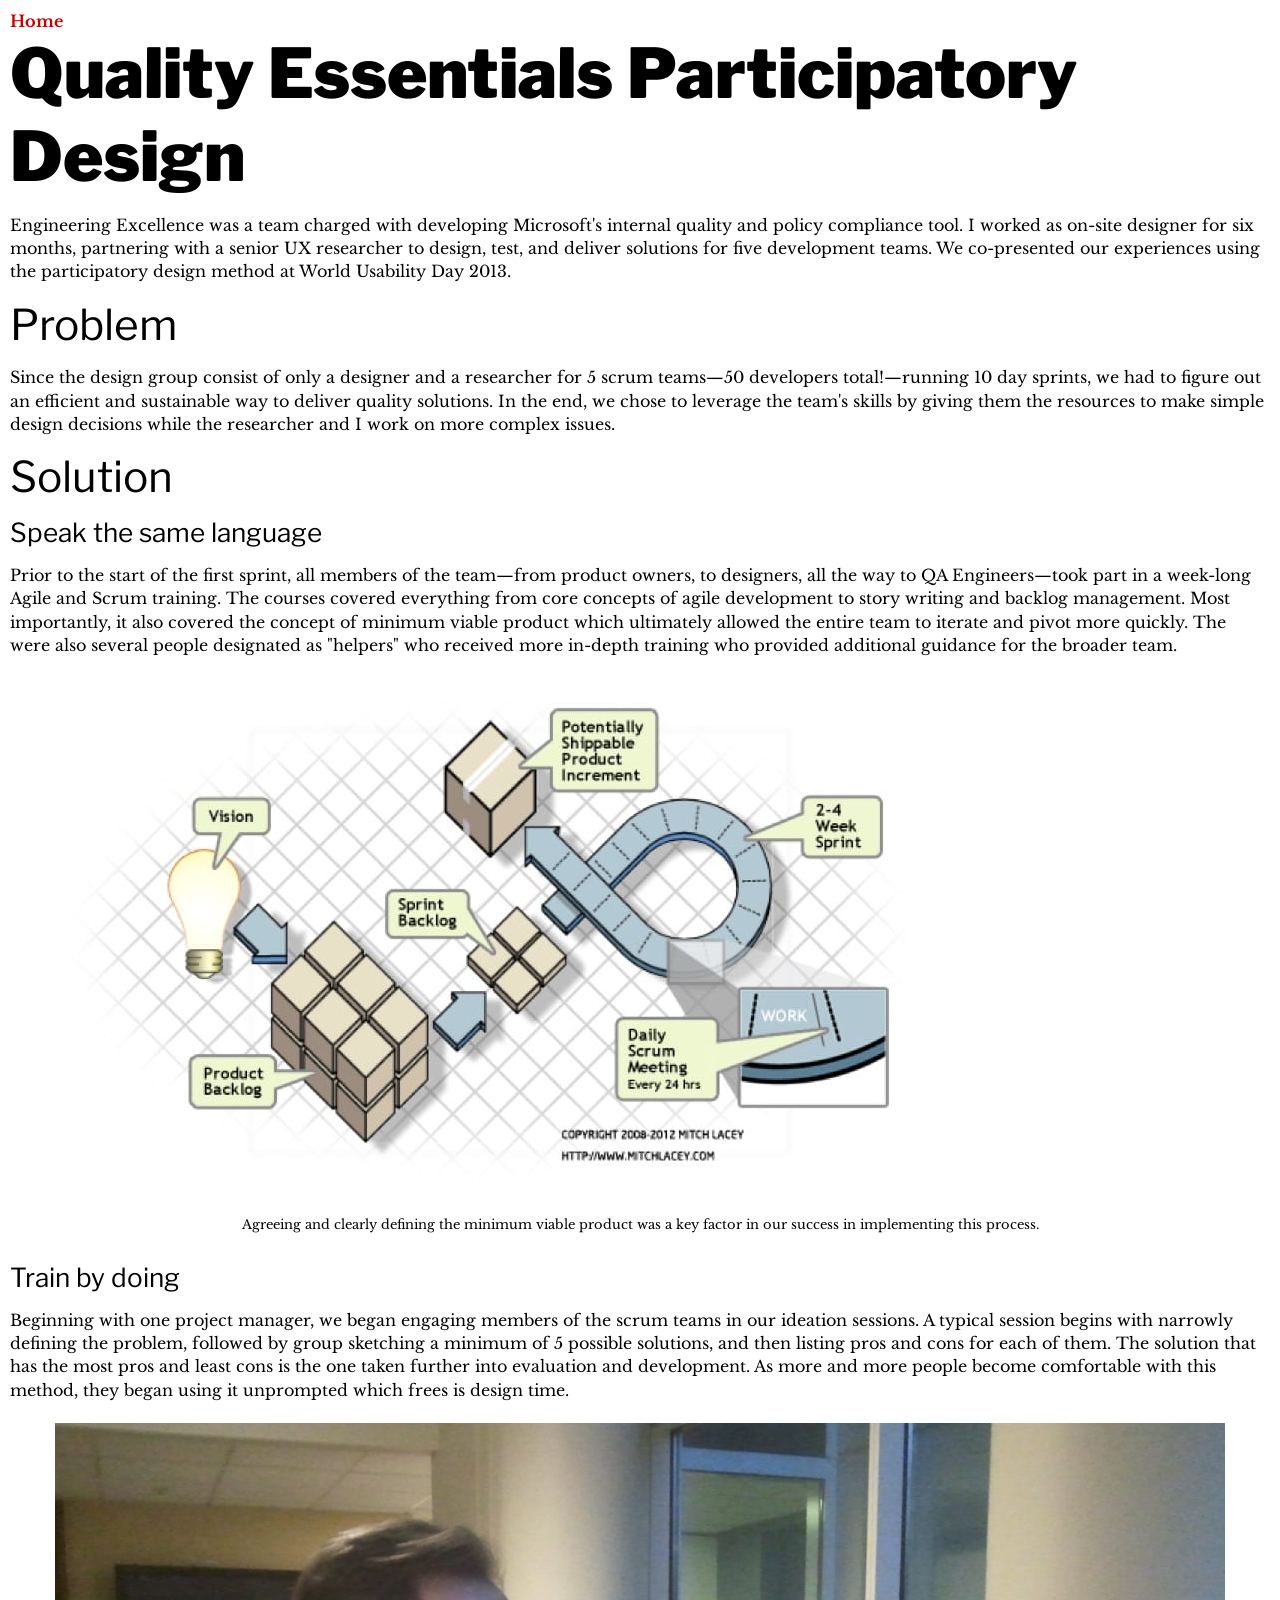
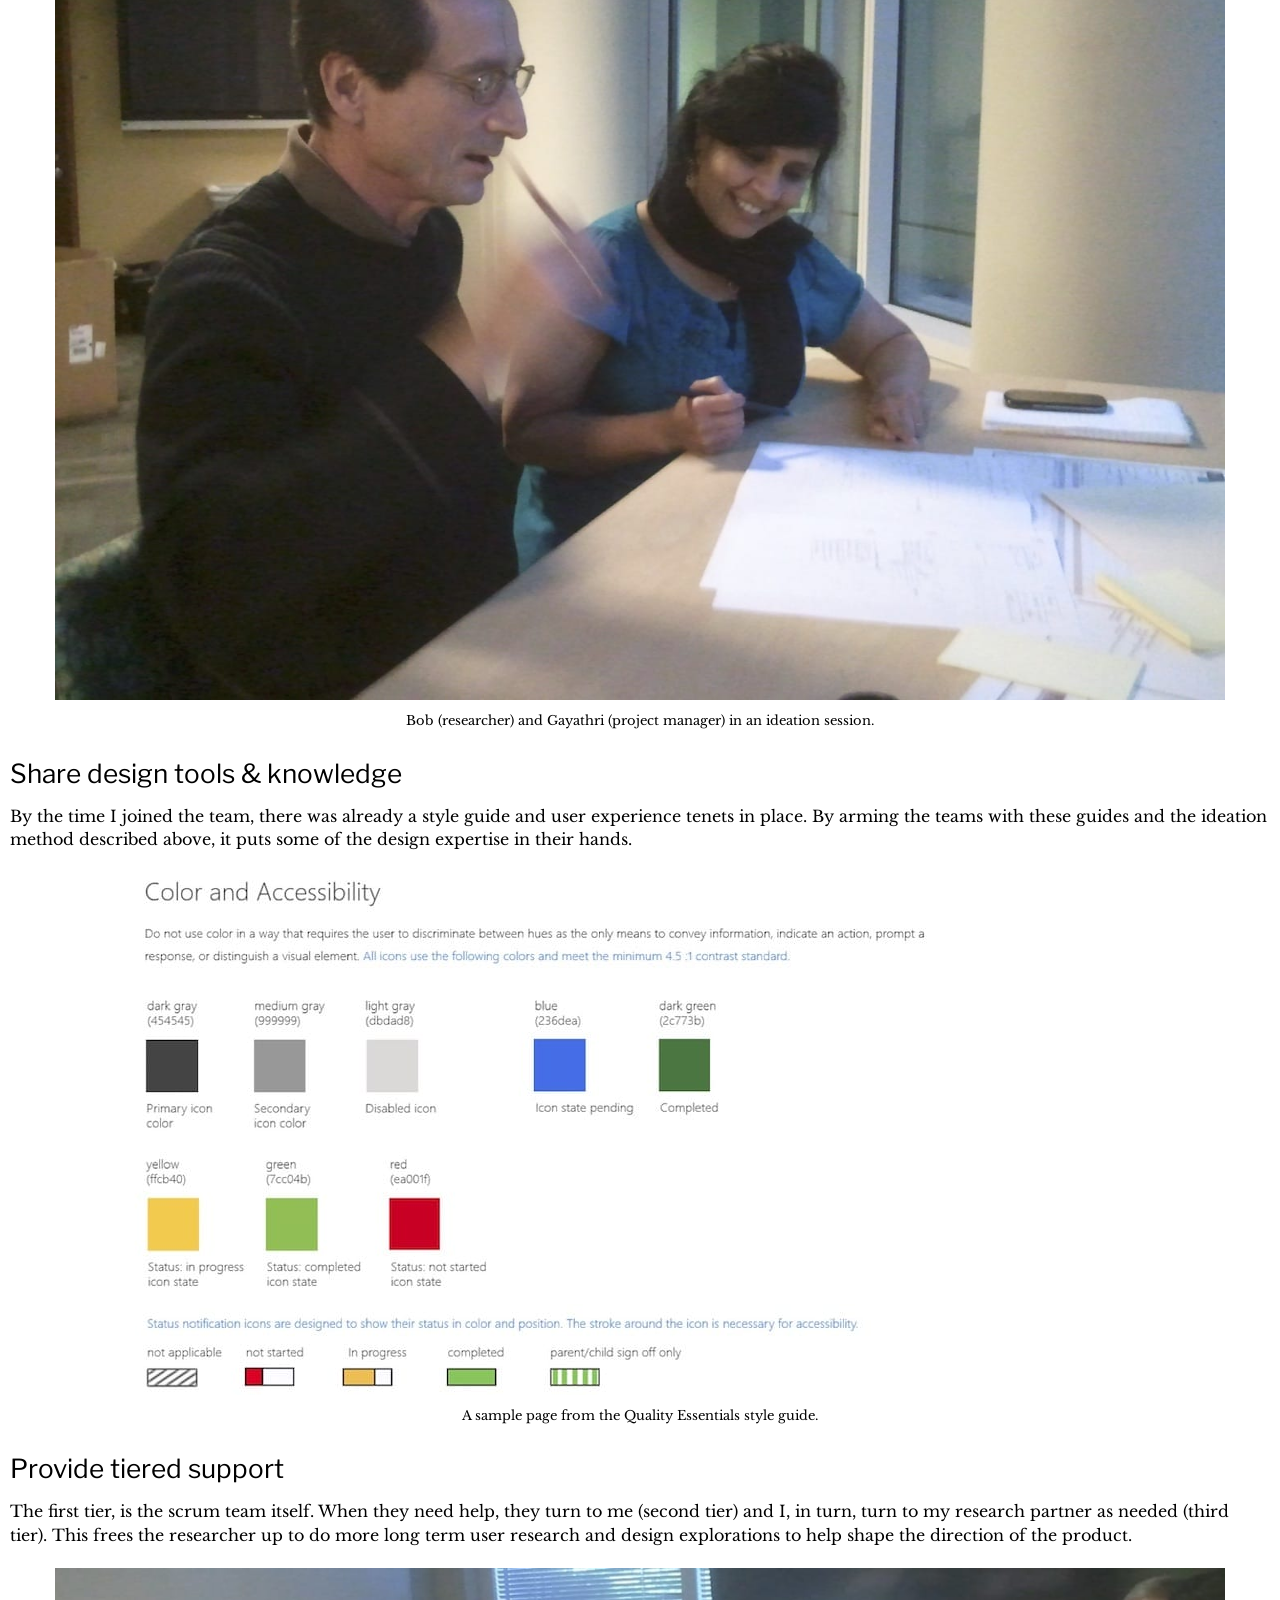
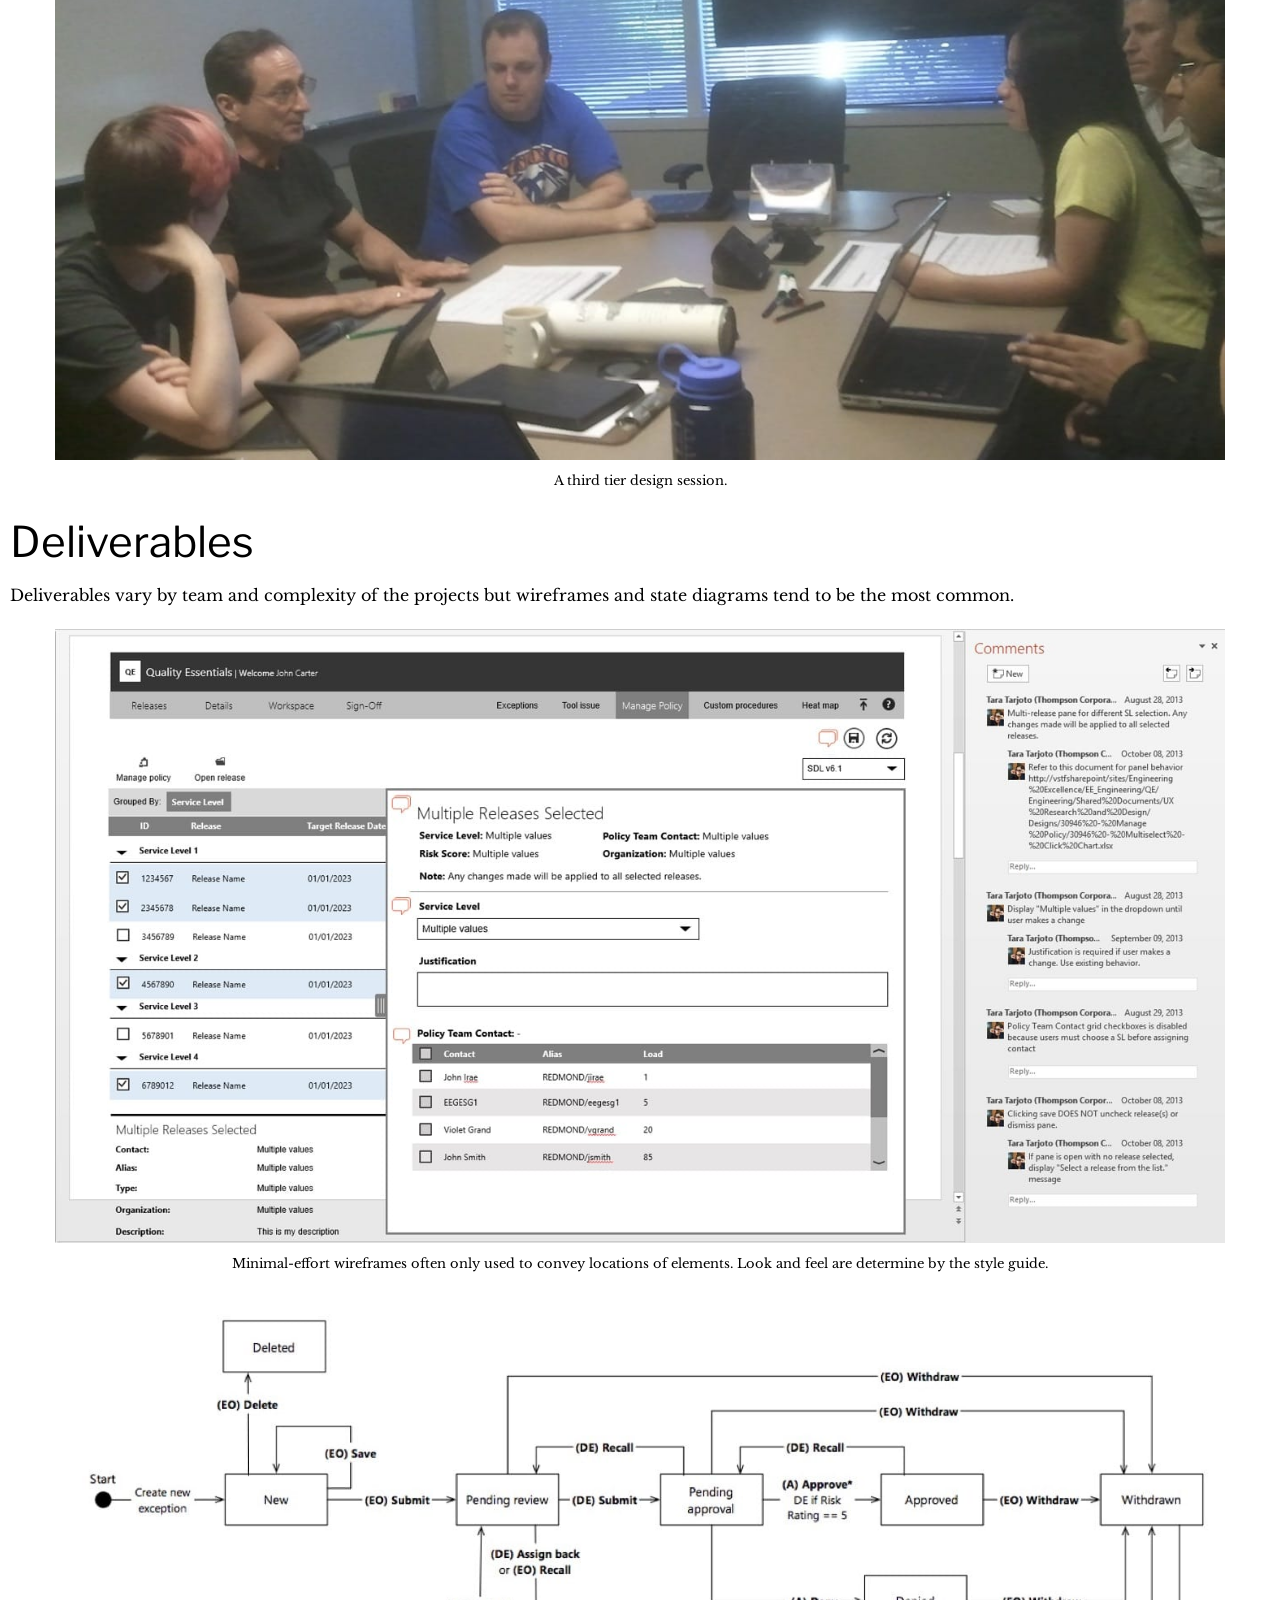
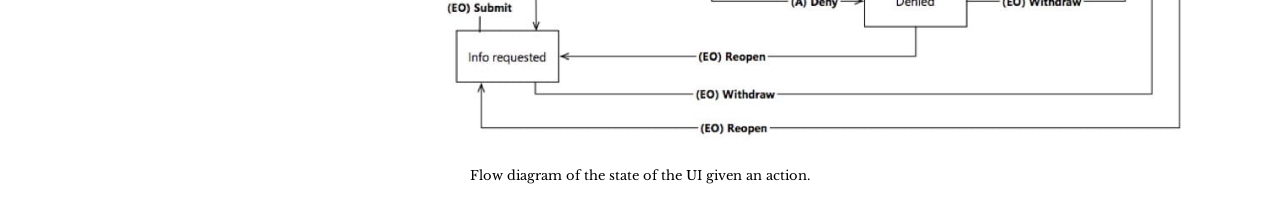
<file: projects/quality-essentials.html>
<!DOCTYPE html>

<html lang="en">

<head>
    <meta charset="utf-8">
    <meta name="viewport" content="width=device-width, initial-scale=1">
    <title>Quality Essentials Participatory Design | Tara Tarjoto </title>
    <link href="https://fonts.googleapis.com/css?family=Libre+Baskerville:400,700|Libre+Franklin:400,900" rel="stylesheet">
    <link rel="stylesheet" href="../css/normalize.css">
    <link rel="stylesheet" href="../css/base.css">
</head>

<body>
    <header>
        <a class="project" href="../index.html">Home</a>
    </header>

    <h1>Quality Essentials Participatory Design</h1>
    
    <p>Engineering Excellence was a team charged with developing Microsoft's internal quality and policy compliance tool. I worked as on-site designer for six months, partnering with a senior UX researcher to design, test, and deliver solutions for five development teams. We co-presented our experiences using  the participatory design method at World Usability Day 2013.</p>
    
    <h2>Problem</h2>
    <p>Since the design group consist of only a designer and a researcher for 5 scrum teams—50 developers total!—running 10 day sprints, we had to figure out an efficient and sustainable way to deliver quality solutions. In the end, we chose to leverage the team's skills by giving them the resources to make simple design decisions while the researcher and I work on more complex issues. </p>
    
    <h2>Solution</h2>
    
    <h3>Speak the same language</h3>
    <p>Prior to the start of the first sprint, all members of the team—from product owners, to designers, all the way to QA Engineers—took part in a week-long Agile and Scrum training. The courses covered everything from core concepts of agile development to story writing and backlog management. Most importantly, it also covered the concept of minimum viable product which ultimately allowed the entire team to iterate and pivot more quickly. The were also several people designated as "helpers" who received more in-depth training who provided additional guidance for the broader team.</p>
    
    <figure>
        <img src="images/qe/qe-scrum.jpg" alt="" />
        <figcaption>
            Agreeing and clearly defining the minimum viable product was a key factor in our success in implementing this process.
        </figcaption>
    </figure>
    
    <h3>Train by doing</h3>
    <p>Beginning with one project manager, we began engaging members of the scrum teams in our ideation sessions. A typical session begins with narrowly defining the problem, followed by group sketching a minimum of 5 possible solutions, and then listing pros and cons for each of them. The solution that has the most pros and least cons is the one taken further into evaluation and development. As more and more people become comfortable with this method, they began using it unprompted which frees is design time.</p>
    
    <figure>
        <img src="images/qe/qe-doing.jpg" alt="" />
        <figcaption>
            Bob (researcher) and Gayathri (project manager) in an ideation session.
        </figcaption>
    </figure>
    
    <h3>Share design tools &amp; knowledge</h3>
    <p>By the time I joined the team, there was already a style guide and user experience tenets in place. By arming the teams with these guides and the ideation method described above, it puts some of the design expertise in their hands. </p>
    
    <figure>
        <img src="images/qe/qe-style.jpg" alt="" />
        <figcaption>
            A sample page from the Quality Essentials style guide.
        </figcaption>
    </figure>
    
    <h3>Provide tiered support</h3>
    <p>The first tier, is the scrum team itself. When they need help, they turn to me &#40;second tier&#41; and I, in turn, turn to my research partner as needed &#40;third tier&#41;. This frees the researcher up to do more long term user research and design explorations to help shape the direction of the product. </p>
    
    <figure>
        <img src="images/qe/qe-walkthough.jpg" alt="" />
        <figcaption>
            A third tier design session.
        </figcaption>
    </figure>
    
    <h2>Deliverables</h2>
    <p>Deliverables vary by team and complexity of the projects but wireframes and state diagrams tend to be the most common. </p>
    
    <figure>
        <img src="images/qe/qe-wire.jpg" alt="" />
        <figcaption>
            Minimal-effort wireframes often only used to convey locations of elements. Look and feel are determine by the style guide.
        </figcaption>
    </figure>
    
    <figure>
        <img src="images/qe/qe-state.jpg" alt="" />
        <figcaption>
            Flow diagram of the state of the UI given an action.
        </figcaption>
    </figure>
    
</body>

</html>
</file>
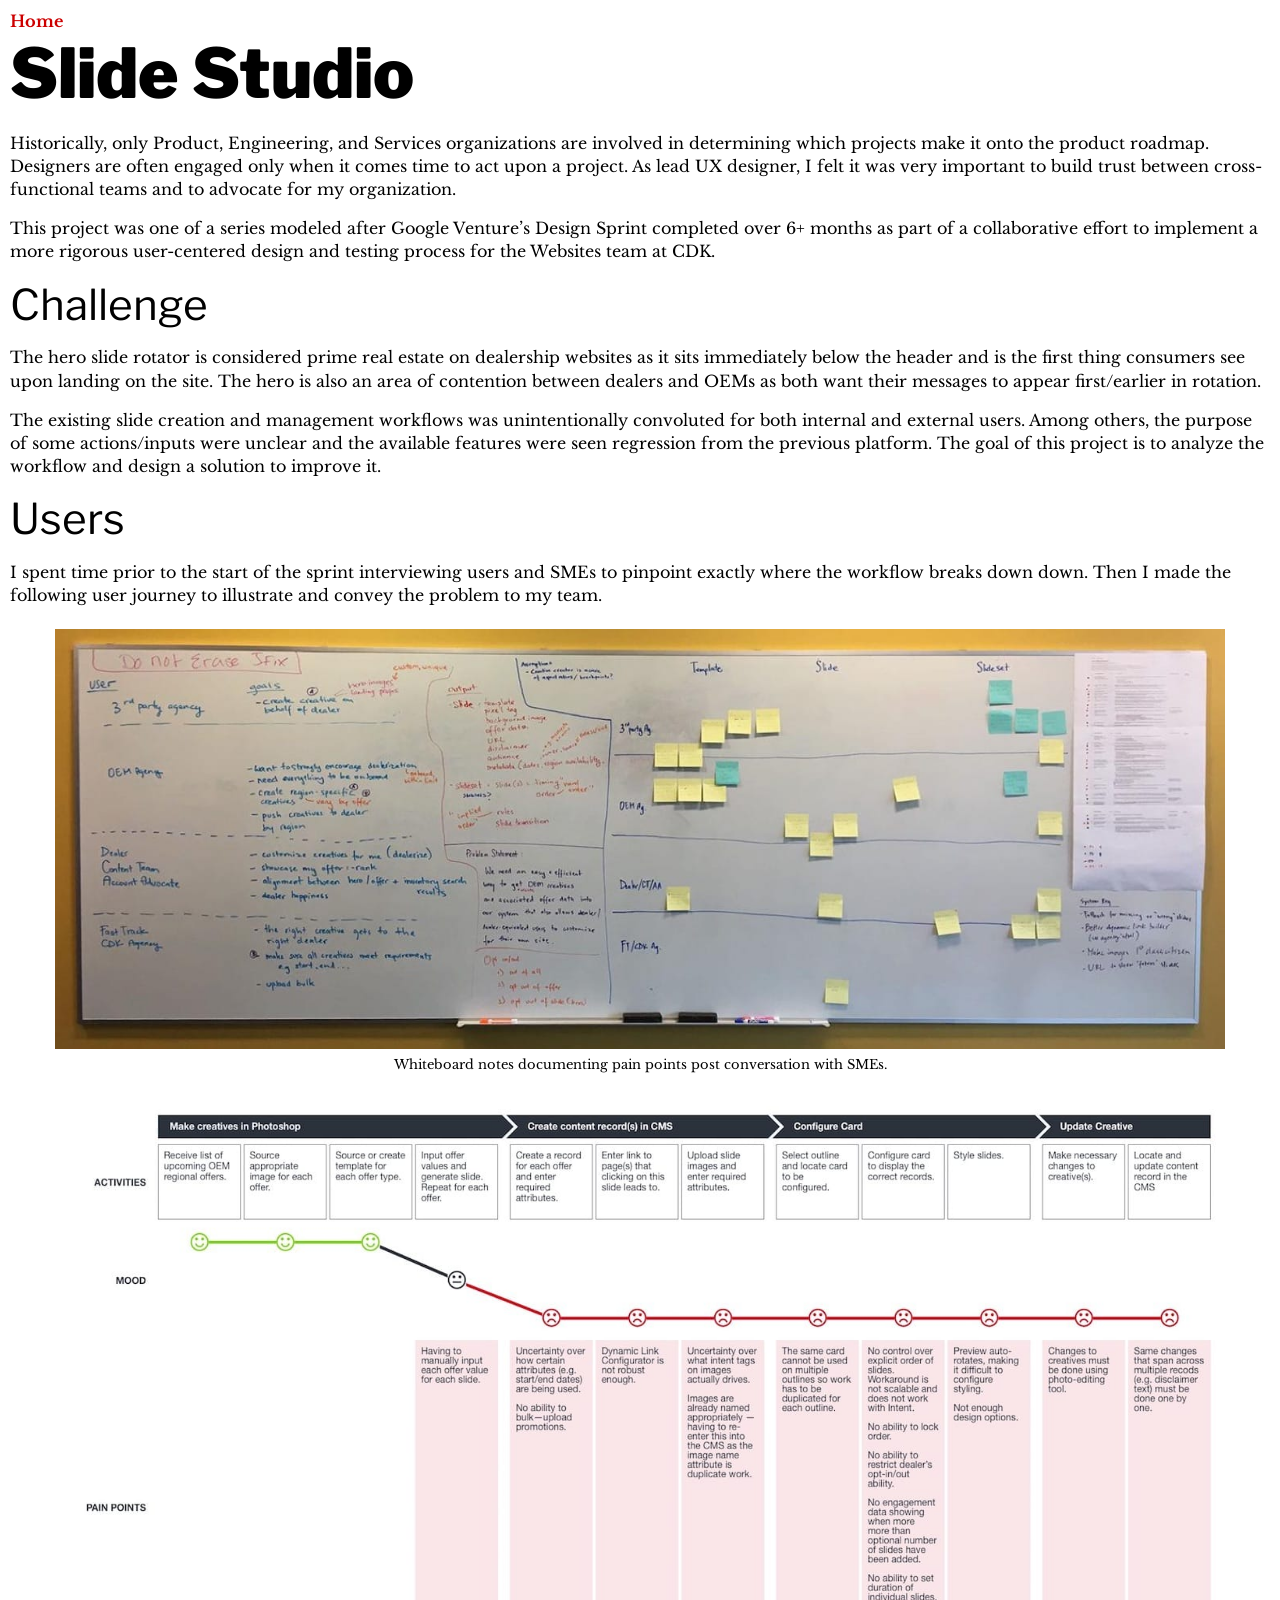
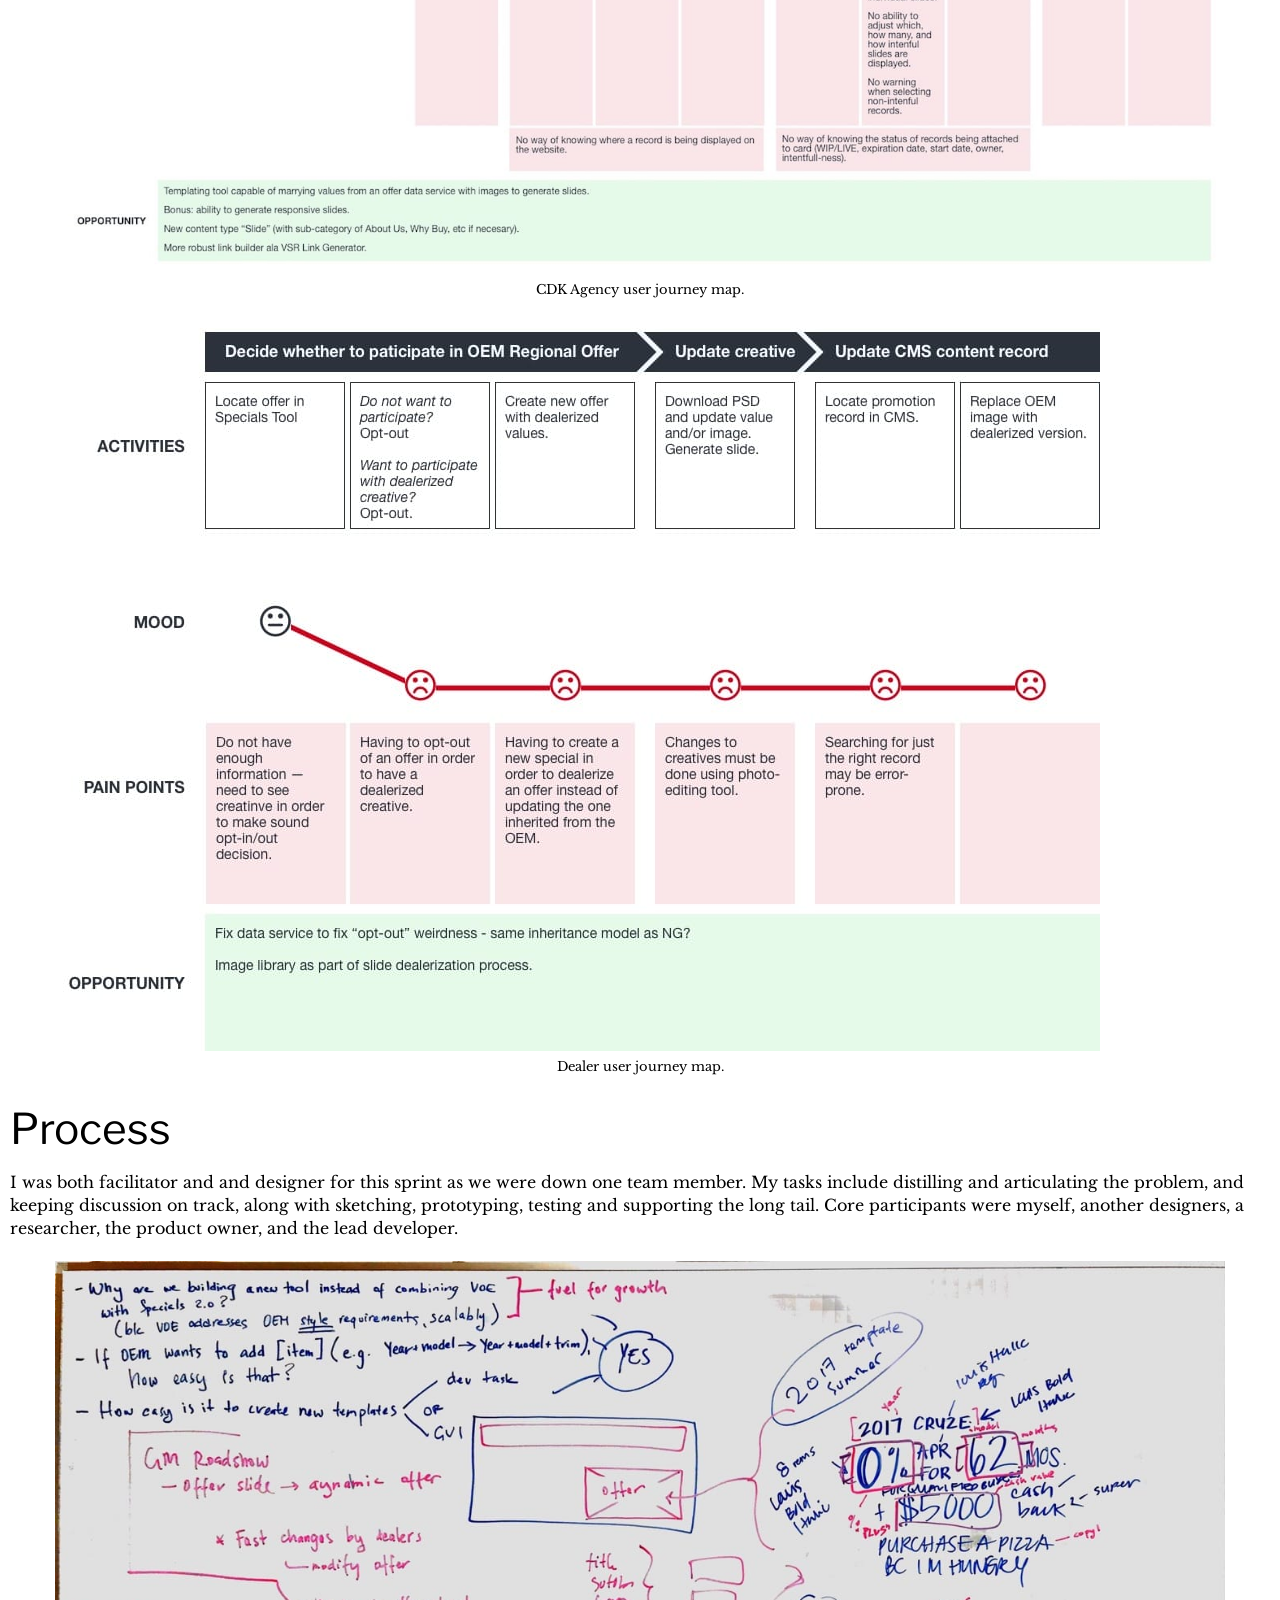
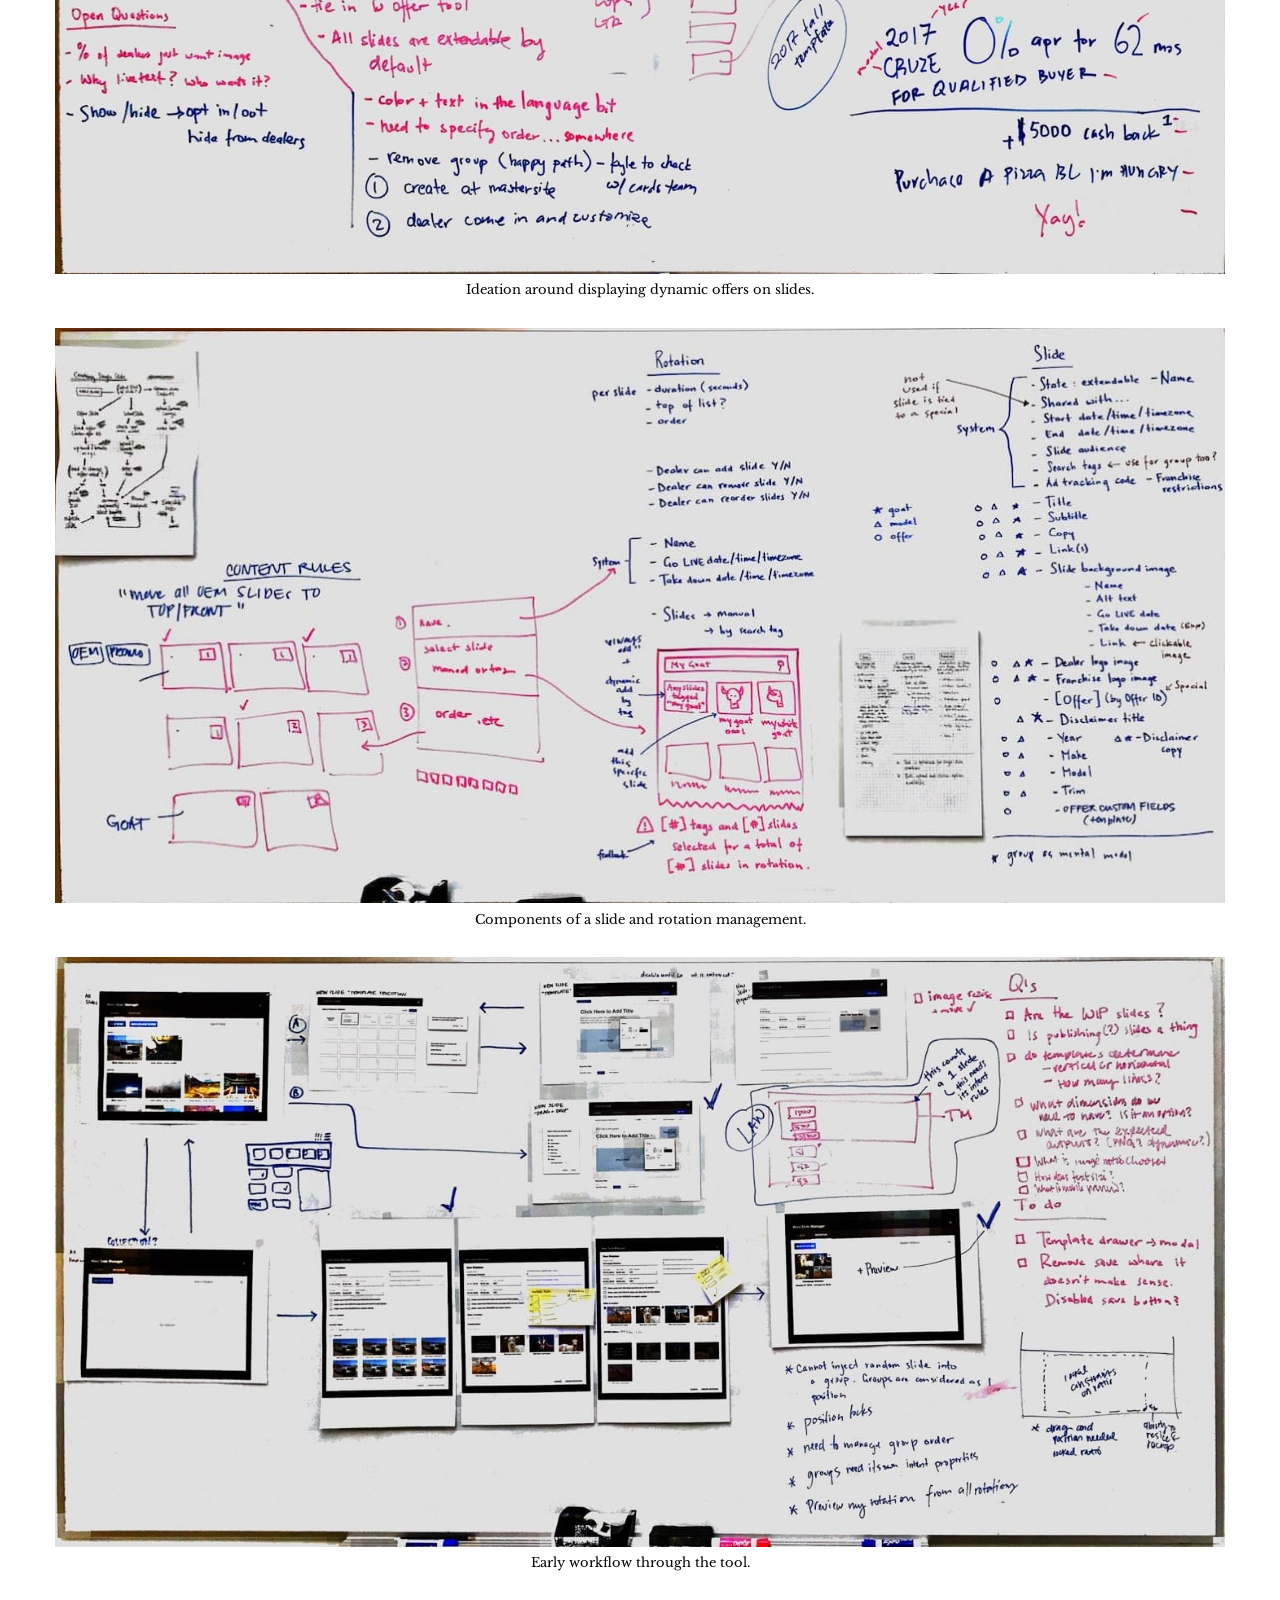
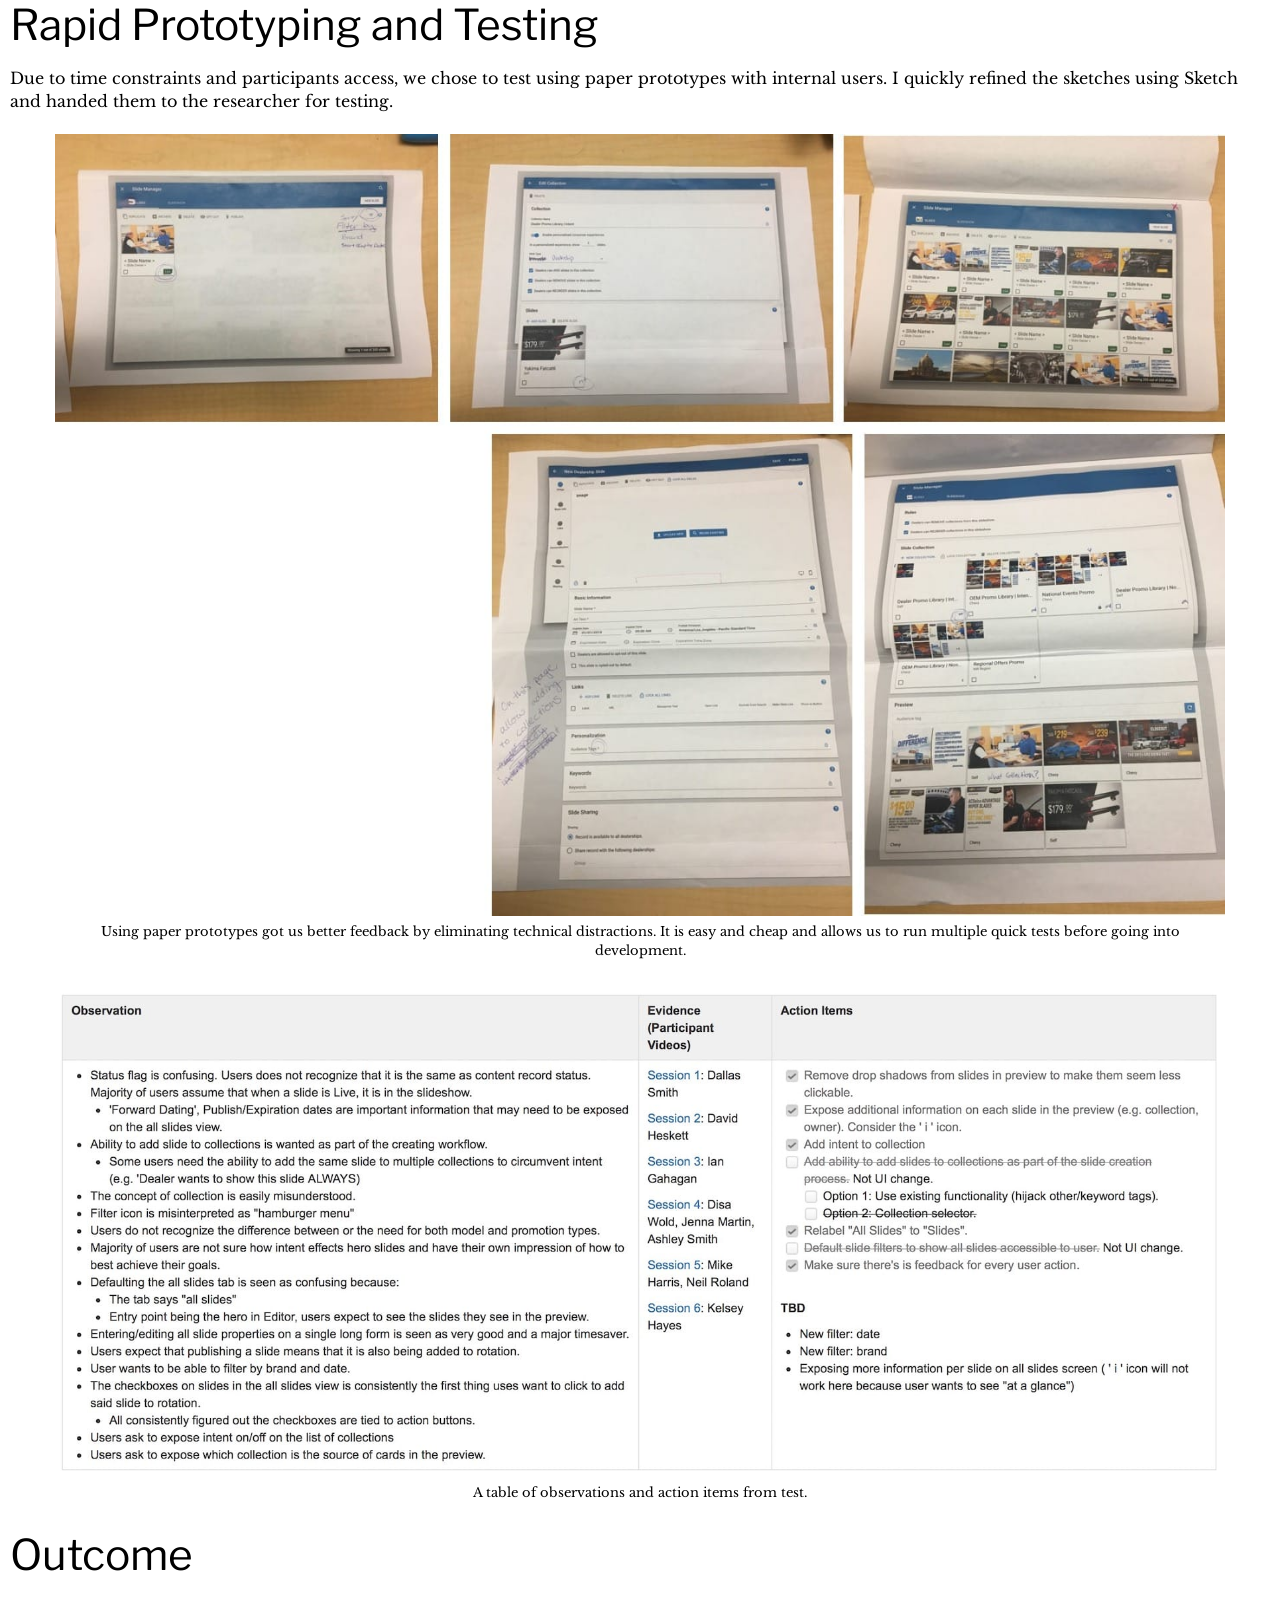
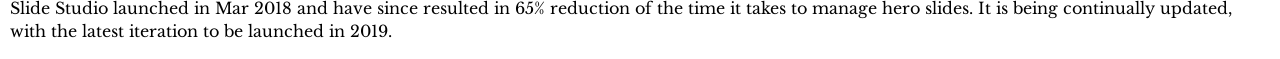
<file: projects/slide-studio.html>
<html lang="en">

<head>
    <meta charset="utf-8">
    <meta name="viewport" content="width=device-width, initial-scale=1.0">
    <title>Next Gen | Tara Tarjoto </title>
    <link href="https://fonts.googleapis.com/css?family=Libre+Baskerville:400,700|Libre+Franklin:400,900" rel="stylesheet">
    <link rel="stylesheet" href="../css/normalize.css">
    <link rel="stylesheet" href="../css/base.css">
</head>

<body>
    <header>
        <a class="project" href="../index.html">Home</a>
    </header>

    <h1>Slide Studio</h1>
    
    <p>Historically, only Product, Engineering, and Services organizations are involved in determining which projects make it onto the product roadmap. Designers are often engaged only when it comes time to act upon a project. As lead UX designer, I felt it was very important to build trust between cross-functional teams and to advocate for my organization. </p>
    
    <p>This project was one of a series modeled after Google Venture’s Design Sprint completed over 6+ months as part of a collaborative effort to implement a more rigorous user-centered design and testing process for the Websites team at CDK. </p>
    
    <h2>Challenge</h2>
    
    <p>The hero slide rotator is considered prime real estate on dealership websites as it sits immediately below the header and is the first thing consumers see upon landing on the site. The hero is also an area of contention between dealers and OEMs as both want their messages to appear first/earlier in rotation.</p>
    
    <p>The existing slide creation and management workflows was unintentionally convoluted for both internal and external users. Among others, the purpose of some actions/inputs were unclear and the available features were seen regression from the previous platform. The goal of this project is to analyze the workflow and design a solution to improve it.</p>
    
    <h2>Users</h2>
    <p>I spent time prior to the start of the sprint interviewing users and SMEs to pinpoint exactly where the workflow breaks down down. Then I made the following user journey to illustrate and convey the problem to my team.</p>
    
    <figure>
        <img src="images/slide-studio/slide-user.jpg" alt="" />
        <figcaption>
            Whiteboard notes documenting pain points post conversation with SMEs.
        </figcaption>
    </figure>
    
    <figure>
        <img src="images/slide-studio/slide-agency.jpg" alt="" />
        <figcaption>
            CDK Agency user journey map.
        </figcaption>
    </figure>
    
     <figure>
        <img src="images/slide-studio/slide-dealer.jpg" alt="" />
        <figcaption>
            Dealer user journey map.
        </figcaption>
    </figure>
    
    <h2>Process</h2>
    <p>I was both facilitator and and designer for this sprint as we were down one team member. My tasks include distilling and articulating the problem, and keeping discussion on track, along with sketching, prototyping, testing and supporting the long tail. Core participants were myself, another designers, a researcher, the product owner, and the lead developer.</p>
    
    <figure>
        <img src="images/slide-studio/slide-sketch1.jpg" alt="" />
        <figcaption>
            Ideation around displaying dynamic offers on slides.
        </figcaption>
    </figure>
    
    <figure>
        <img src="images/slide-studio/slide-sketch2.jpg" alt="" />
        <figcaption>
            Components of a slide and rotation management.
        </figcaption>
    </figure>
    
    <figure>
        <img src="images/slide-studio/slide-sketch3.jpg" alt="" />
        <figcaption>
            Early workflow through the tool.
        </figcaption>
    </figure>
    
    <h2>Rapid Prototyping and Testing</h2>
    <p>Due to time constraints and participants access, we chose to test using paper prototypes with internal users. I quickly refined the sketches using Sketch and handed them to the researcher for testing.</p>
    
    <figure>
        <img src="images/slide-studio/slide-prototype.jpg" alt="" />
        <figcaption>
            Using paper prototypes got us better feedback by eliminating technical distractions. It is easy and cheap and allows us to run multiple quick tests before going into development.
        </figcaption>
    </figure>
    
    <figure>
        <img src="images/slide-studio/slide-takeaway.jpg" alt="" />
        <figcaption>
            A table of observations and action items from test.
        </figcaption>
    </figure>
    
    <h2>Outcome</h2>
    <p>Slide Studio launched in Mar 2018 and have since resulted in 65% reduction of the time it takes to manage hero slides. It is being continually updated, with the latest iteration to be launched in 2019. </p>
    
</body>

</html>
</file>
<file: _ARCHIVE/v1/css/style.css>
/* Generated by less 2.5.1 */
* {
  font-size: 10px;
}
body {
  font-family: 'Libre Baskerville', serif;
  line-height: 1.45;
}
h1,
h2,
h3,
h4,
h5,
h6 {
  font-family: "Libre Franklin", sans-serif;
  font-weight: 400;
  margin: 1.414rem 0 0.5rem;
  line-height: 1.2;
}
h1 {
  font-size: 6.854rem;
  font-weight: 900;
  margin-top: 0;
}
h2 {
  font-size: 4.236rem;
}
h3 {
  font-size: 2.618rem;
}
h4 {
  font-size: 1.618rem;
}
p,
a {
  max-width: 65%;
  margin: 0 auto;
  padding-top: 10rem;
  font-size: 1.6rem;
}
.centered {
  min-width: 100vw;
  min-height: 100vh;
  display: flex;
  flex-flow: column;
  align-items: center;
  justify-content: center;
}
.centered p,
.centered a {
  font-size: 1.6rem;
}
.centered p.heavy,
.centered a.heavy {
  font-size: 2rem;
  font-weight: 700;
}
.centered .big_fire {
  font-size: 5rem;
  line-height: 0;
}
</file>
<file: css/style.css>
/* Generated by less 2.5.1 */
* {
  font-size: 10px;
}
body {
  font-family: 'Libre Baskerville', serif;
  line-height: 1.45;
  margin: 0;
  padding: 0;
  background: #f5f7f8;
}
h1,
h2,
h3 {
  font-family: "Libre Franklin", sans-serif;
  font-weight: 400;
}
p,
a,
span,
li {
  font-size: 1.6rem;
}
a {
  color: #e83338;
  text-decoration: none;
}
figcaption {
  font-size: 1.2rem;
  font-style: italic;
  text-align: center;
}
img {
  max-width: 100%;
}
header {
  font-family: "Libre Franklin", sans-serif;
  padding: 2rem;
  display: flex;
  justify-content: space-between;
  align-items: center;
  border-bottom: solid 1px #8e8e8e;
}
header .name {
  font-size: 1.8rem;
  font-weight: 900;
  text-decoration: none;
  margin-right: 1rem;
  color: #010a26;
}
header .role {
  font-size: 1.6rem;
  color: #8e8e8e;
}
header nav a {
  padding: 0 1rem;
  text-decoration: none;
  color: #010a26;
}
.projects {
  width: 90%;
  margin: 0 auto;
  margin-top: 1rem;
  display: grid;
  grid-template-columns: 1fr;
  grid-template-rows: auto;
  grid-gap: 2rem;
}
.projects a {
  color: #010a26;
}
.projects .project {
  background: #ffffff;
  box-shadow: 0 2px 5px rgba(0, 0, 0, 0.1);
  display: flex;
  flex-direction: column;
  font-family: "Libre Franklin", sans-serif;
  padding: 2rem;
}
.projects .project span {
  display: block;
}
.projects .project .title {
  font-size: 1.6rem;
  font-weight: 700;
}
.projects .project .description {
  font-weight: 400;
}
.projects .project .skills {
  font-size: 1rem;
  font-weight: 400;
  text-transform: uppercase;
  margin-top: 0.5rem;
  color: #8e8e8e;
}
.intro {
  background: #010a26;
  color: #ffffff;
  font-family: "Libre Franklin", sans-serif;
}
.intro img {
  width: 100%;
}
.intro .skills {
  font-size: 1.4rem;
  font-weight: 400;
  text-transform: uppercase;
  color: #af6c6e;
  margin-bottom: 0;
}
.bold {
  display: inline-block;
  margin-top: 0.5rem;
  font-weight: 700;
}
.morestuff {
  display: block;
  text-align: center;
  border-top: solid 1px black;
  margin-top: 6rem;
  padding-top: 2rem;
  padding-bottom: 6rem;
}
.morestuff h2 {
  font-size: 2.5rem;
  font-weight: 700;
}
@media (max-width: 1024px) {
  h1 {
    font-size: 3rem;
    font-weight: 700;
  }
  h2 {
    font-size: 2.5rem;
    font-weight: 700;
  }
  h3 {
    font-size: 2rem;
    font-weight: 700;
  }
  h4 {
    font-size: 1.8rem;
  }
  .intro div {
    padding: 2rem 1rem;
  }
  .intro div h1 {
    margin-top: 0;
  }
  .normal {
    padding: 0 2rem 1rem 1rem;
  }
}
@media (min-width: 1024px) {
  h1 {
    font-size: 6.854rem;
    font-weight: 700;
  }
  h2 {
    font-size: 4.236rem;
  }
  h3 {
    font-size: 2.618rem;
  }
  h4 {
    font-size: 1.618rem;
  }
  .projects {
    grid-template-columns: 1fr 1fr 1fr 1fr;
  }
  .intro div {
    padding: 5rem 0;
    width: 75%;
    margin: 0 auto;
  }
  .normal {
    width: 75%;
    margin: 0 auto;
  }
  .normal figure {
    padding: 2rem 0;
  }
}
</file>
<file: css/base.css>
/* Generated by less 2.5.1 */
html {
  font-size: 10px;
}
body {
  font-family: 'Libre Baskerville', serif;
  line-height: 1.45;
  margin: 1em;
}
h1,
h2,
h3,
h4,
h5,
h6 {
  font-family: "Libre Franklin", sans-serif;
  font-weight: 400;
  margin: 1.414rem 0 0.5rem;
  line-height: 1.2;
}
h1 {
  font-size: 6.854rem;
  font-weight: 900;
  margin-top: 0;
}
h2 {
  font-size: 4.236rem;
}
h3 {
  font-size: 2.618rem;
}
h4 {
  font-size: 1.618rem;
}
a {
  color: #cc0000;
  text-decoration: none;
}
a:hover,
a:visited {
  color: #660000;
}
p,
li {
  font-size: 1.6rem;
}
figure {
  padding: 0.5rem;
}
figure figcaption {
  font-size: 1.3rem;
  text-align: center;
  margin: .75rem 0;
}
img {
  max-width: 100%;
}
img.half-size {
  max-width: 50%;
}
img.quarter-size {
  max-width: 25%;
}
.info {
  padding-top: 1em;
  margin-top: 4rem;
}
.subtitle {
  font-size: 1.6rem;
}
.bold {
  font-weight: 700;
}
.project {
  font-size: 1.618rem;
  font-weight: 700;
}
.center {
  display: flex;
  justify-content: center;
}
</file>
